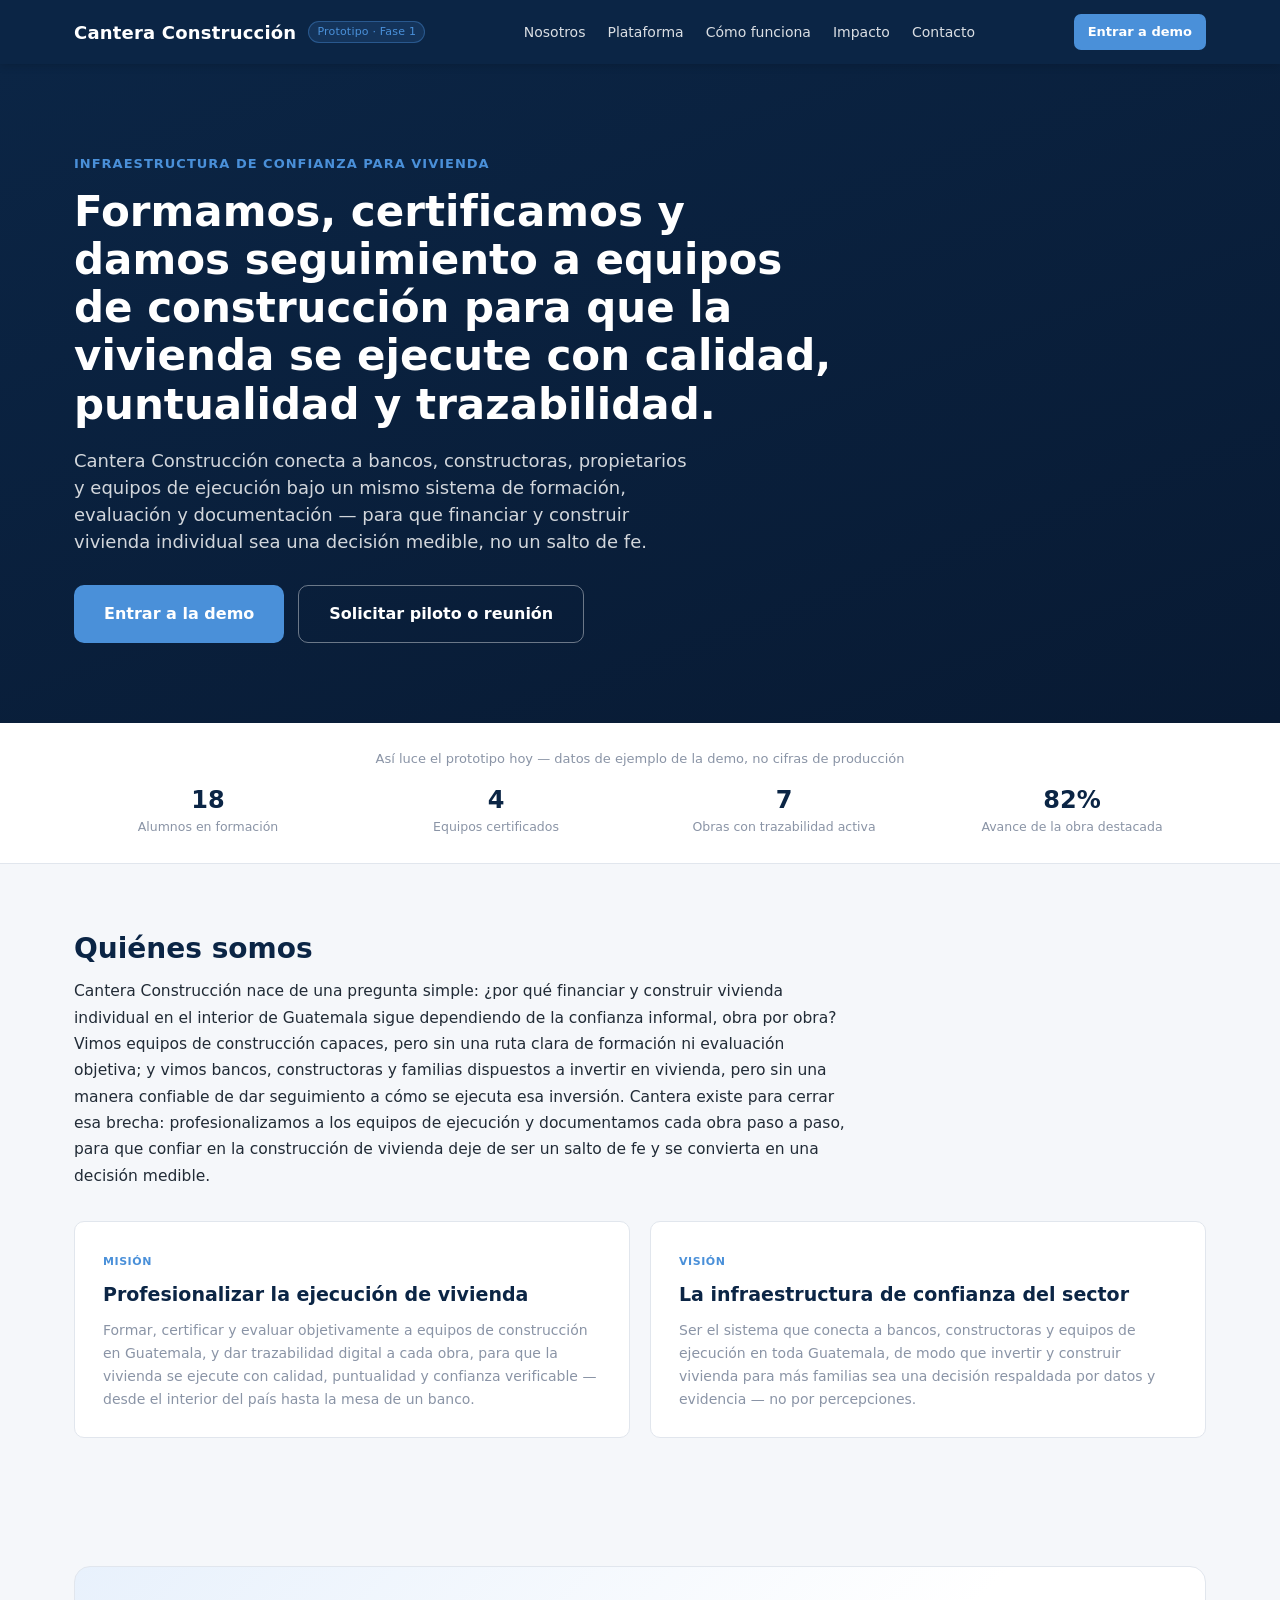
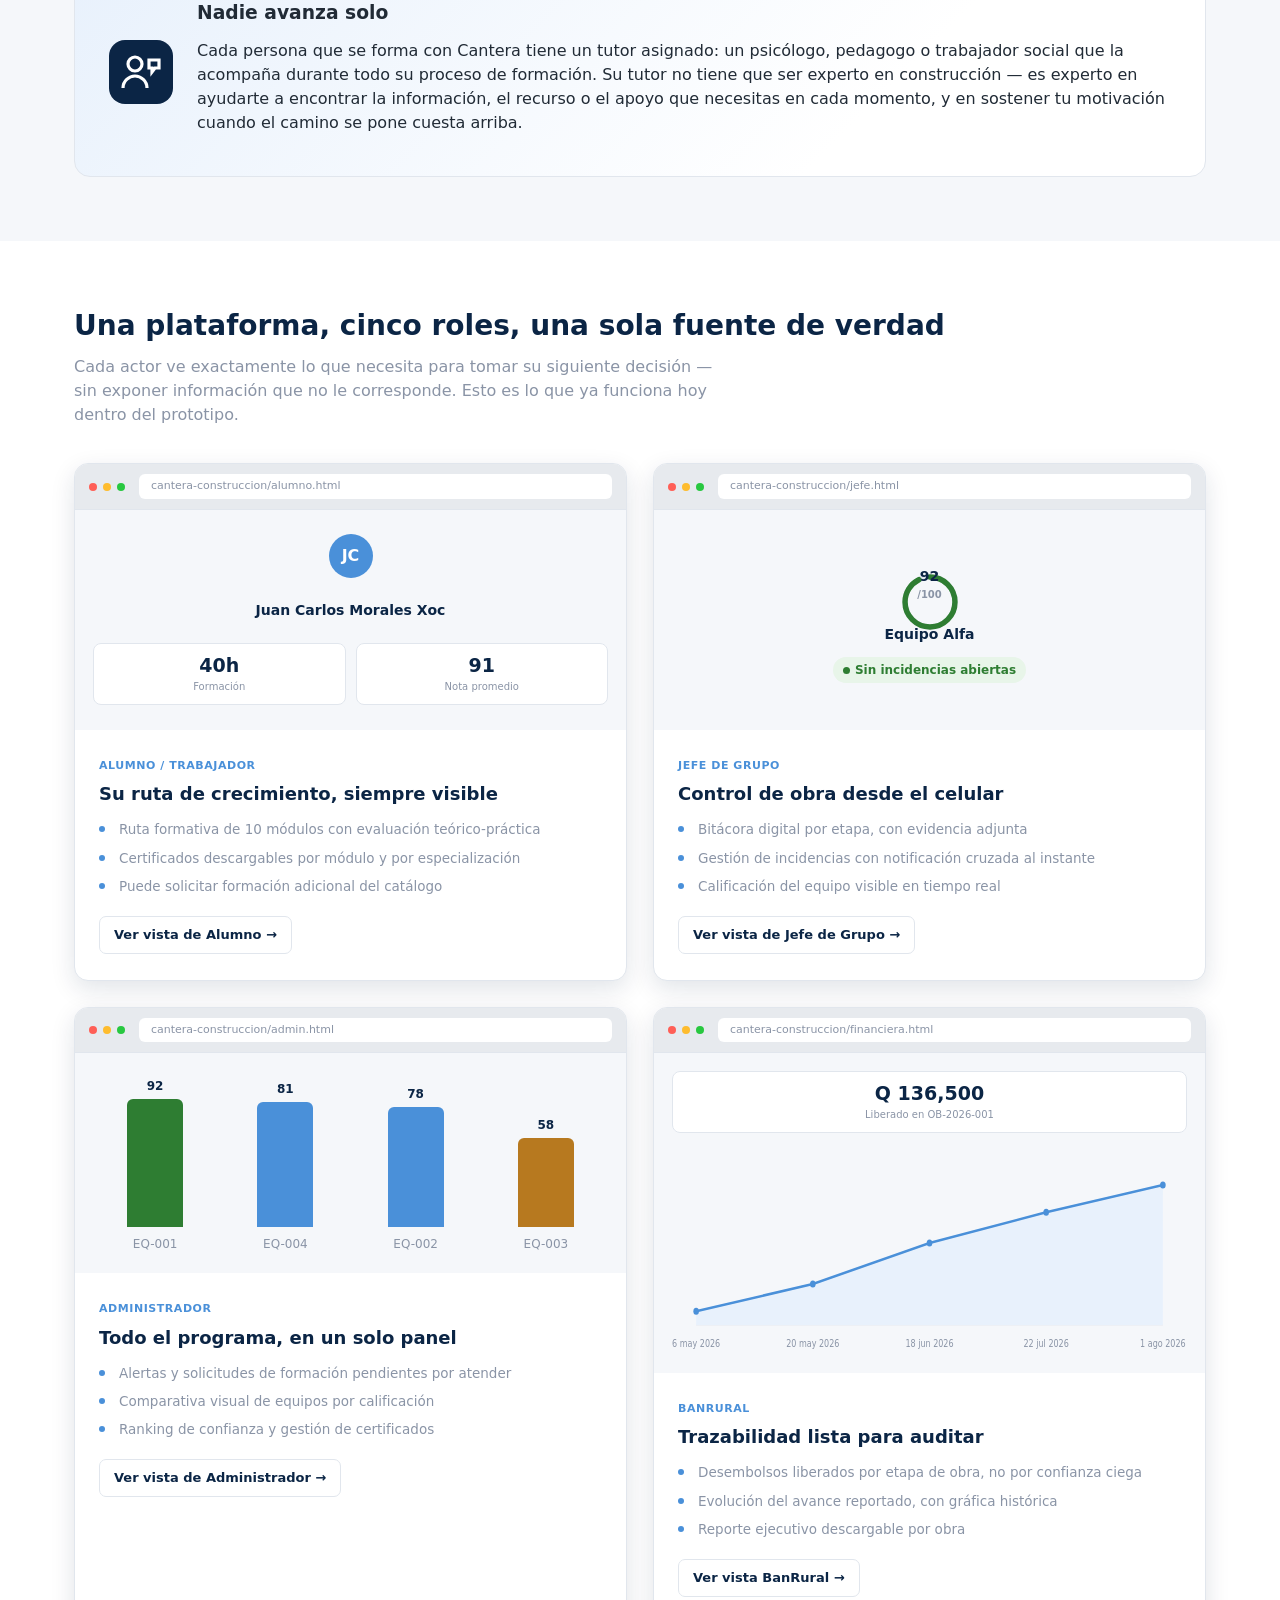
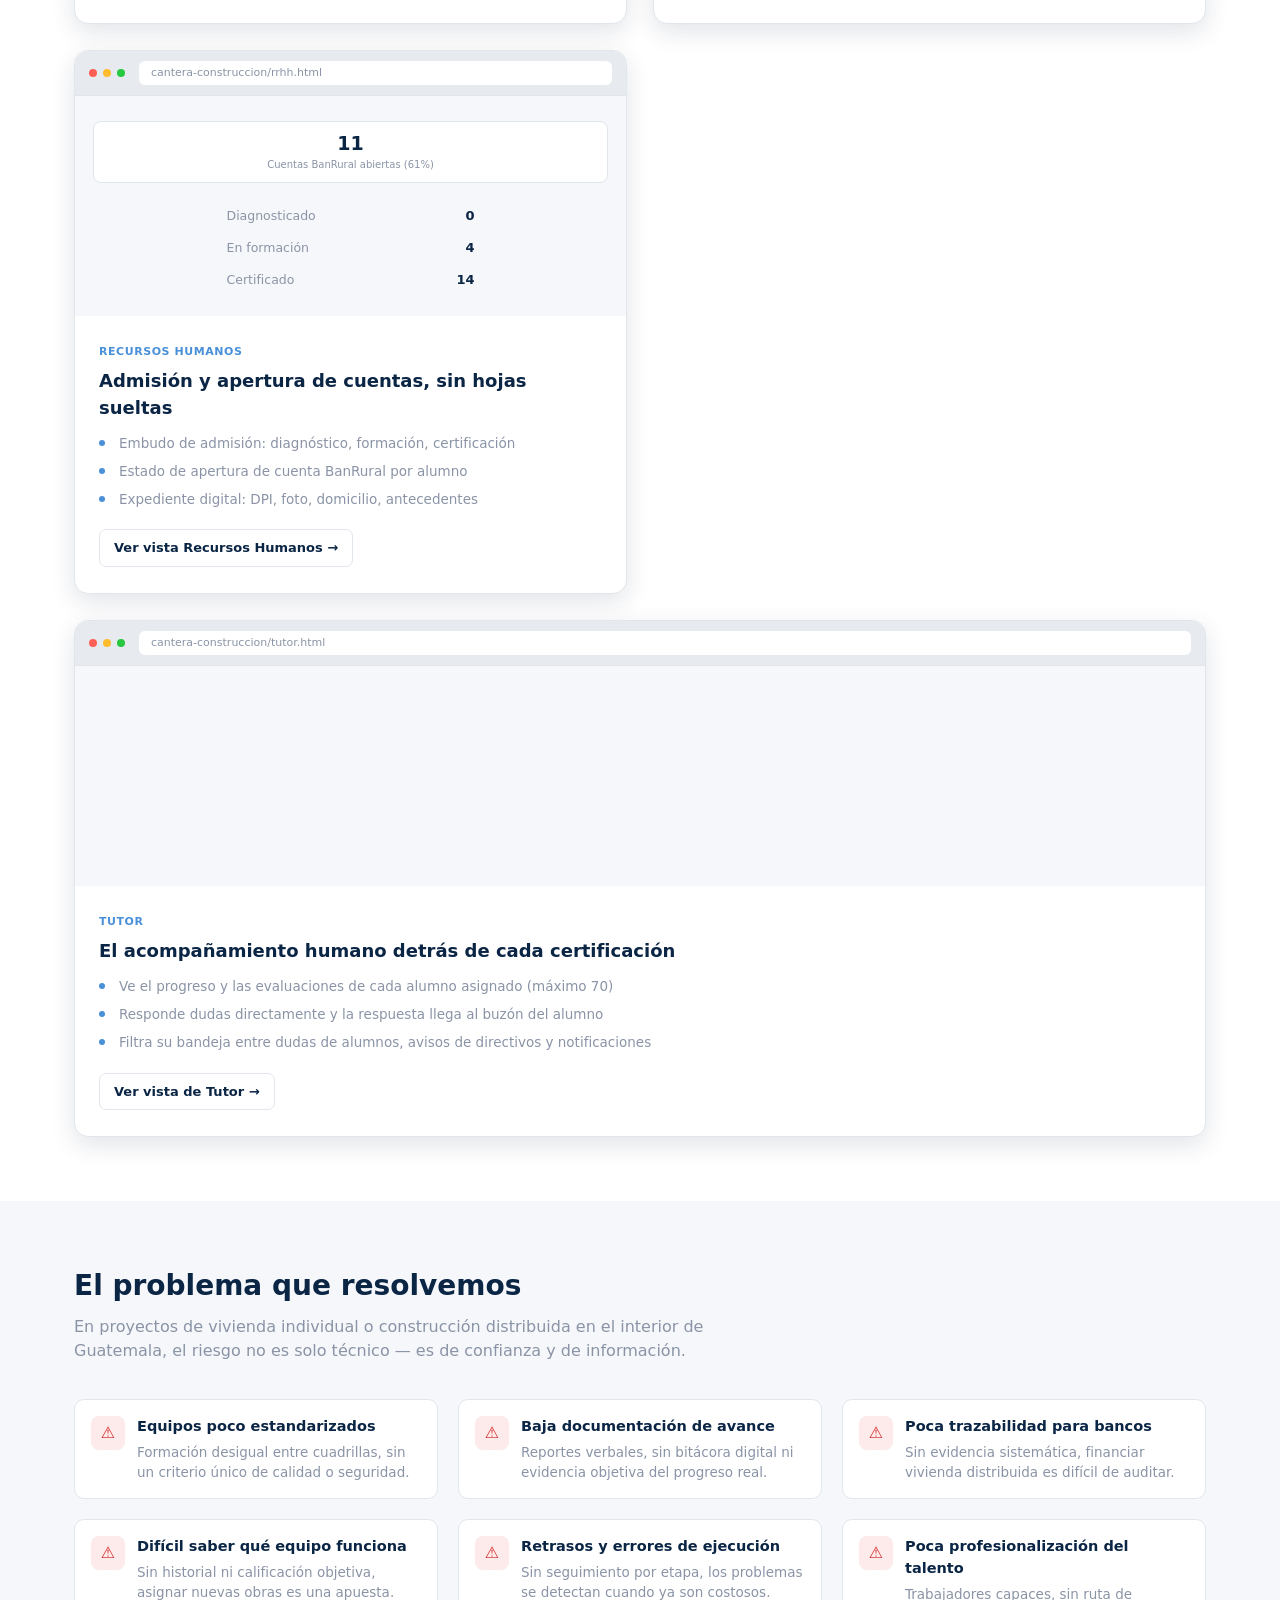
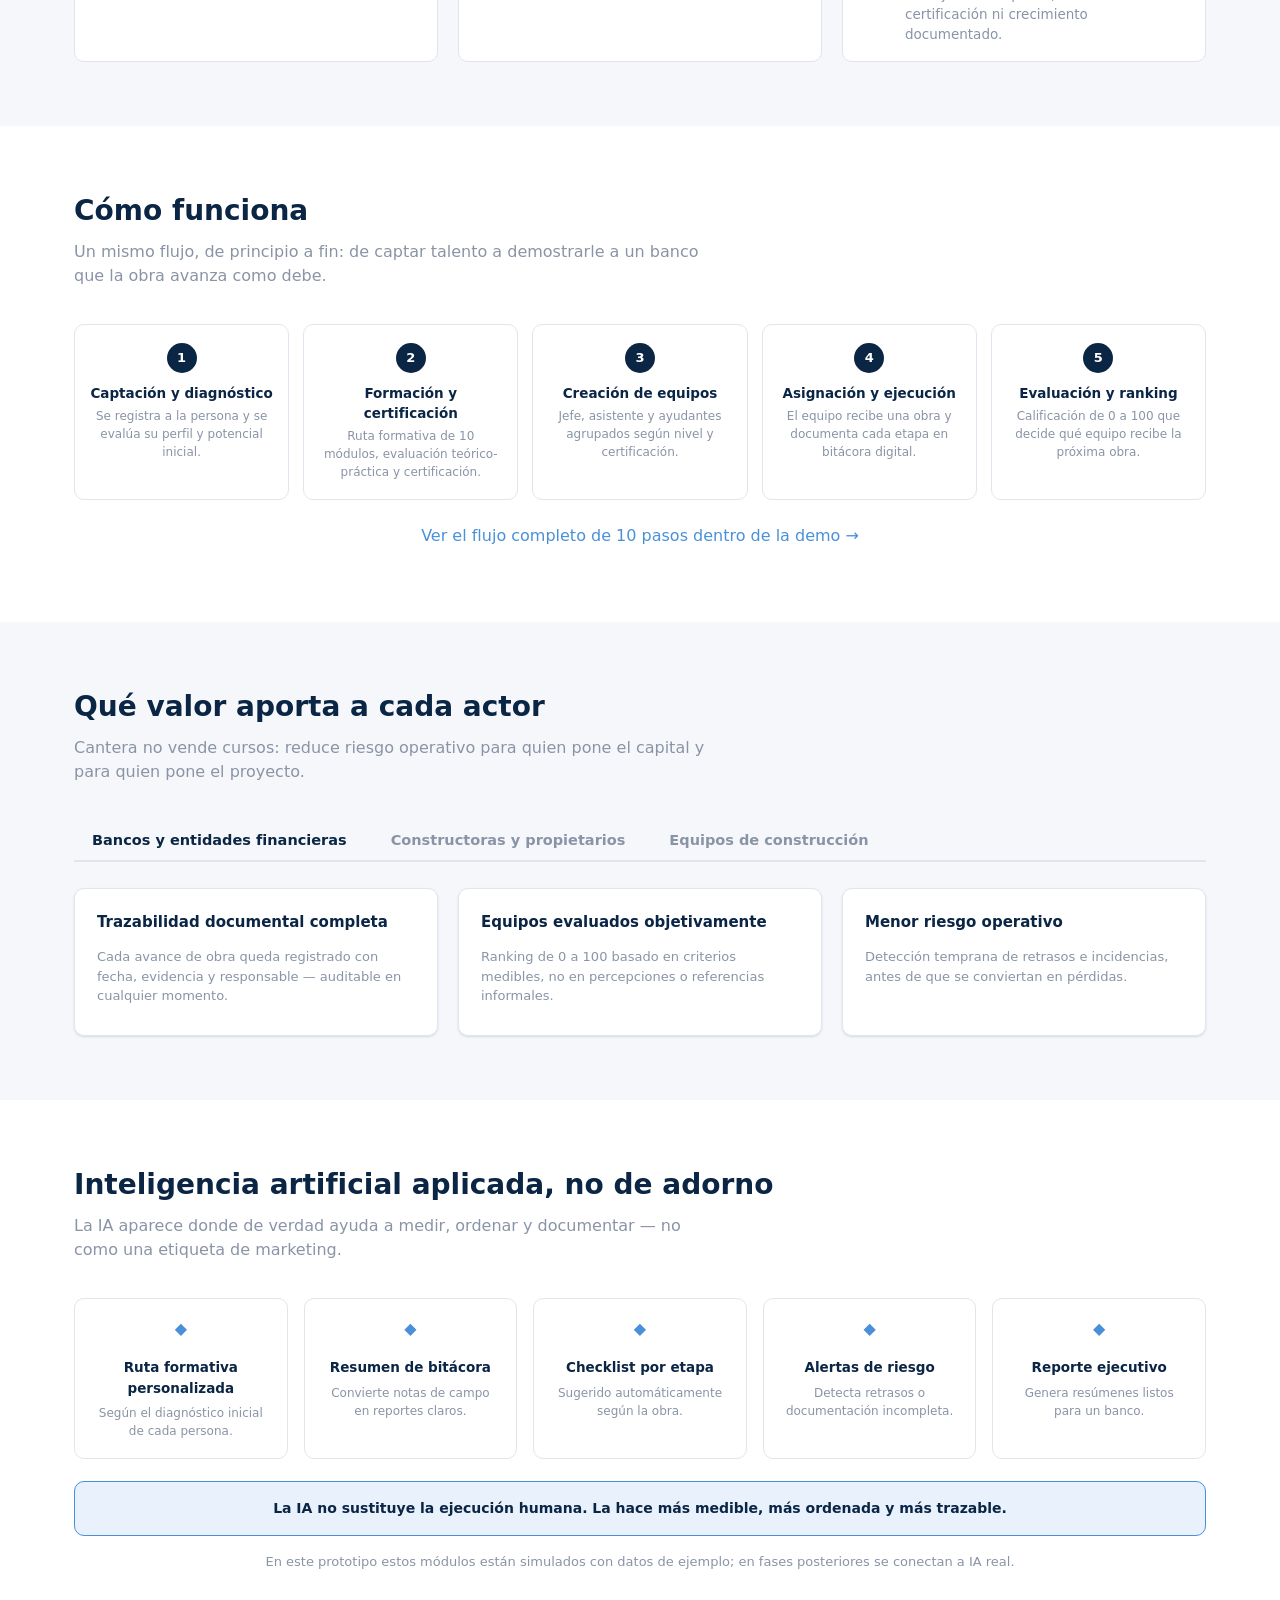
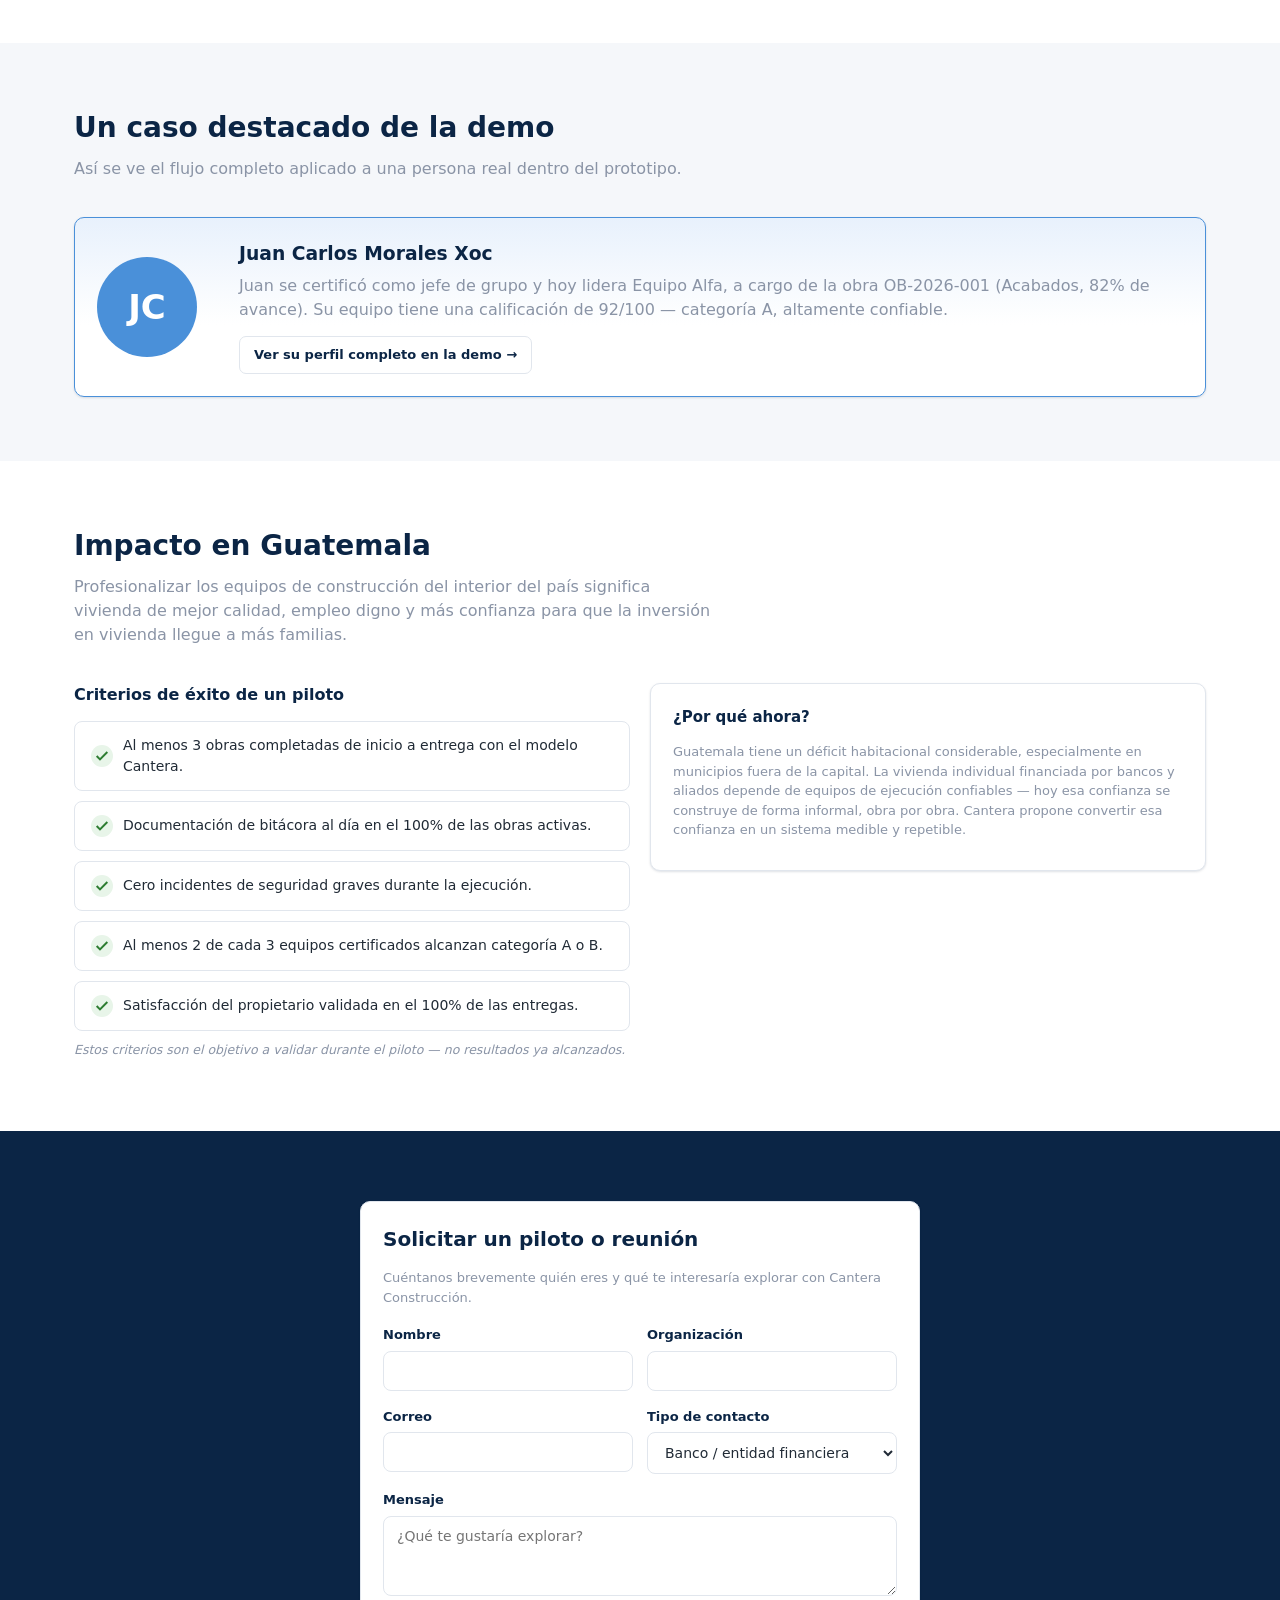
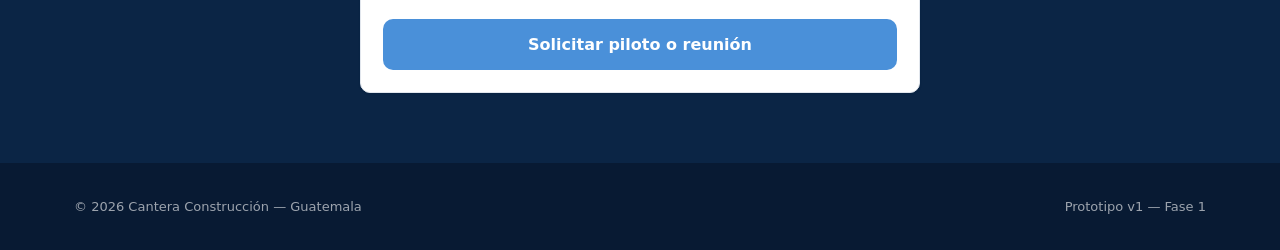
<file: index.html>
<!DOCTYPE html>
<html lang="es-GT">
<head>
<meta charset="UTF-8">
<meta name="viewport" content="width=device-width, initial-scale=1.0">
<title>Cantera Construcción — Equipos certificados y trazabilidad para vivienda</title>
<meta name="description" content="Cantera Construcción forma, certifica, organiza y da seguimiento a equipos de construcción para ejecutar proyectos de vivienda con calidad, puntualidad y trazabilidad.">
<link rel="stylesheet" href="styles.css">
</head>
<body>

<header class="site-header">
  <div class="wrap">
    <div class="brand">Cantera Construcción <small>Prototipo · Fase 1</small></div>
    <nav class="main-nav">
      <a href="#nosotros">Nosotros</a>
      <a href="#plataforma">Plataforma</a>
      <a href="#como-funciona">Cómo funciona</a>
      <a href="#impacto">Impacto</a>
      <a href="#contacto">Contacto</a>
    </nav>
    <a href="demo.html" class="btn btn-primary btn-sm">Entrar a demo</a>
  </div>
</header>

<!-- HERO ================================================= -->
<section class="hero">
  <div class="wrap">
    <div class="eyebrow">Infraestructura de confianza para vivienda</div>
    <h1>Formamos, certificamos y damos seguimiento a equipos de construcción para que la vivienda se ejecute con calidad, puntualidad y trazabilidad.</h1>
    <p class="lead">Cantera Construcción conecta a bancos, constructoras, propietarios y equipos de ejecución bajo un mismo sistema de formación, evaluación y documentación — para que financiar y construir vivienda individual sea una decisión medible, no un salto de fe.</p>
    <div class="hero-ctas">
      <a href="demo.html" class="btn btn-primary btn-lg">Entrar a la demo</a>
      <a href="#contacto" class="btn btn-secondary btn-lg" style="background:transparent;color:#fff;border-color:rgba(255,255,255,0.4)">Solicitar piloto o reunión</a>
    </div>
  </div>
</section>

<!-- ESTADO DEL PROTOTIPO (datos de ejemplo) ============== -->
<section class="stat-strip">
  <div class="wrap">
    <p class="text-sm text-mid text-center mb-0" style="margin-bottom:14px">Así luce el prototipo hoy — datos de ejemplo de la demo, no cifras de producción</p>
    <div class="grid grid-4">
      <div><div class="stat-num" id="stat-alumnos">—</div><div class="stat-label">Alumnos en formación</div></div>
      <div><div class="stat-num" id="stat-equipos">—</div><div class="stat-label">Equipos certificados</div></div>
      <div><div class="stat-num" id="stat-obras">—</div><div class="stat-label">Obras con trazabilidad activa</div></div>
      <div><div class="stat-num" id="stat-avance">—</div><div class="stat-label">Avance de la obra destacada</div></div>
    </div>
  </div>
</section>

<!-- QUIÉNES SOMOS ========================================== -->
<section class="section" id="nosotros">
  <div class="wrap">
    <h2 class="section-title">Quiénes somos</h2>
    <p class="about-narrative">
      Cantera Construcción nace de una pregunta simple: ¿por qué financiar y construir vivienda
      individual en el interior de Guatemala sigue dependiendo de la confianza informal, obra por obra?
      Vimos equipos de construcción capaces, pero sin una ruta clara de formación ni evaluación objetiva;
      y vimos bancos, constructoras y familias dispuestos a invertir en vivienda, pero sin una manera
      confiable de dar seguimiento a cómo se ejecuta esa inversión. Cantera existe para cerrar esa brecha:
      profesionalizamos a los equipos de ejecución y documentamos cada obra paso a paso, para que confiar
      en la construcción de vivienda deje de ser un salto de fe y se convierta en una decisión medible.
    </p>
    <div class="about-grid">
      <div class="about-card">
        <span class="tag-label">Misión</span>
        <h3>Profesionalizar la ejecución de vivienda</h3>
        <p>Formar, certificar y evaluar objetivamente a equipos de construcción en Guatemala, y dar
          trazabilidad digital a cada obra, para que la vivienda se ejecute con calidad, puntualidad
          y confianza verificable — desde el interior del país hasta la mesa de un banco.</p>
      </div>
      <div class="about-card">
        <span class="tag-label">Visión</span>
        <h3>La infraestructura de confianza del sector</h3>
        <p>Ser el sistema que conecta a bancos, constructoras y equipos de ejecución en toda Guatemala,
          de modo que invertir y construir vivienda para más familias sea una decisión respaldada por
          datos y evidencia — no por percepciones.</p>
      </div>
    </div>
  </div>
</section>

<!-- TUTORÍA: ACOMPAÑAMIENTO HUMANO ===================== -->
<section class="section" id="tutoria">
  <div class="wrap">
    <div class="tutor-highlight-band">
      <div class="tutor-highlight-icon"><svg viewBox="0 0 24 24" width="48" height="48" fill="none" stroke="currentColor" stroke-width="1.6"><circle cx="9" cy="8" r="3.5"/><path d="M3 20c0-3.5 3-6 6-6s6 2.5 6 6"/><path d="M16 6h5v4h-2l-1.5 2V10H16z"/></svg></div>
      <div class="tutor-highlight-text">
        <h3>Nadie avanza solo</h3>
        <p>Cada persona que se forma con Cantera tiene un tutor asignado: un psicólogo, pedagogo o trabajador social que la acompaña durante todo su proceso de formación. Su tutor no tiene que ser experto en construcción — es experto en ayudarte a encontrar la información, el recurso o el apoyo que necesitas en cada momento, y en sostener tu motivación cuando el camino se pone cuesta arriba.</p>
      </div>
    </div>
  </div>
</section>

<!-- LA PLATAFORMA ========================================== -->
<section class="section" style="background:var(--white)" id="plataforma">
  <div class="wrap">
    <h2 class="section-title">Una plataforma, cinco roles, una sola fuente de verdad</h2>
    <p class="section-sub">Cada actor ve exactamente lo que necesita para tomar su siguiente decisión — sin exponer información que no le corresponde. Esto es lo que ya funciona hoy dentro del prototipo.</p>
    <div class="platform-grid">

      <div class="platform-card">
        <div class="browser-mock-bar">
          <span class="browser-mock-dot red"></span><span class="browser-mock-dot yellow"></span><span class="browser-mock-dot green"></span>
          <span class="browser-mock-url">cantera-construccion/alumno.html</span>
        </div>
        <div class="browser-mock-body" id="prev-alumno"></div>
        <div class="platform-card-info">
          <span class="role-tag">Alumno / trabajador</span>
          <h3>Su ruta de crecimiento, siempre visible</h3>
          <ul>
            <li>Ruta formativa de 10 módulos con evaluación teórico-práctica</li>
            <li>Certificados descargables por módulo y por especialización</li>
            <li>Puede solicitar formación adicional del catálogo</li>
          </ul>
          <a href="alumno.html" class="btn btn-secondary btn-sm">Ver vista de Alumno →</a>
        </div>
      </div>

      <div class="platform-card">
        <div class="browser-mock-bar">
          <span class="browser-mock-dot red"></span><span class="browser-mock-dot yellow"></span><span class="browser-mock-dot green"></span>
          <span class="browser-mock-url">cantera-construccion/jefe.html</span>
        </div>
        <div class="browser-mock-body" id="prev-jefe"></div>
        <div class="platform-card-info">
          <span class="role-tag">Jefe de grupo</span>
          <h3>Control de obra desde el celular</h3>
          <ul>
            <li>Bitácora digital por etapa, con evidencia adjunta</li>
            <li>Gestión de incidencias con notificación cruzada al instante</li>
            <li>Calificación del equipo visible en tiempo real</li>
          </ul>
          <a href="jefe.html" class="btn btn-secondary btn-sm">Ver vista de Jefe de Grupo →</a>
        </div>
      </div>

      <div class="platform-card">
        <div class="browser-mock-bar">
          <span class="browser-mock-dot red"></span><span class="browser-mock-dot yellow"></span><span class="browser-mock-dot green"></span>
          <span class="browser-mock-url">cantera-construccion/admin.html</span>
        </div>
        <div class="browser-mock-body" id="prev-admin"></div>
        <div class="platform-card-info">
          <span class="role-tag">Administrador</span>
          <h3>Todo el programa, en un solo panel</h3>
          <ul>
            <li>Alertas y solicitudes de formación pendientes por atender</li>
            <li>Comparativa visual de equipos por calificación</li>
            <li>Ranking de confianza y gestión de certificados</li>
          </ul>
          <a href="admin.html" class="btn btn-secondary btn-sm">Ver vista de Administrador →</a>
        </div>
      </div>

      <div class="platform-card">
        <div class="browser-mock-bar">
          <span class="browser-mock-dot red"></span><span class="browser-mock-dot yellow"></span><span class="browser-mock-dot green"></span>
          <span class="browser-mock-url">cantera-construccion/financiera.html</span>
        </div>
        <div class="browser-mock-body" id="prev-financiera"></div>
        <div class="platform-card-info">
          <span class="role-tag">BanRural</span>
          <h3>Trazabilidad lista para auditar</h3>
          <ul>
            <li>Desembolsos liberados por etapa de obra, no por confianza ciega</li>
            <li>Evolución del avance reportado, con gráfica histórica</li>
            <li>Reporte ejecutivo descargable por obra</li>
          </ul>
          <a href="financiera.html" class="btn btn-secondary btn-sm">Ver vista BanRural →</a>
        </div>
      </div>

      <div class="platform-card">
        <div class="browser-mock-bar">
          <span class="browser-mock-dot red"></span><span class="browser-mock-dot yellow"></span><span class="browser-mock-dot green"></span>
          <span class="browser-mock-url">cantera-construccion/rrhh.html</span>
        </div>
        <div class="browser-mock-body" id="prev-rrhh"></div>
        <div class="platform-card-info">
          <span class="role-tag">Recursos Humanos</span>
          <h3>Admisión y apertura de cuentas, sin hojas sueltas</h3>
          <ul>
            <li>Embudo de admisión: diagnóstico, formación, certificación</li>
            <li>Estado de apertura de cuenta BanRural por alumno</li>
            <li>Expediente digital: DPI, foto, domicilio, antecedentes</li>
          </ul>
          <a href="rrhh.html" class="btn btn-secondary btn-sm">Ver vista Recursos Humanos →</a>
        </div>
      </div>

      <div class="platform-card wide">
        <div class="browser-mock-bar">
          <span class="browser-mock-dot red"></span><span class="browser-mock-dot yellow"></span><span class="browser-mock-dot green"></span>
          <span class="browser-mock-url">cantera-construccion/tutor.html</span>
        </div>
        <div class="browser-mock-body" id="prev-tutor"></div>
        <div class="platform-card-info">
          <span class="role-tag">Tutor</span>
          <h3>El acompañamiento humano detrás de cada certificación</h3>
          <ul>
            <li>Ve el progreso y las evaluaciones de cada alumno asignado (máximo 70)</li>
            <li>Responde dudas directamente y la respuesta llega al buzón del alumno</li>
            <li>Filtra su bandeja entre dudas de alumnos, avisos de directivos y notificaciones</li>
          </ul>
          <a href="tutor.html" class="btn btn-secondary btn-sm">Ver vista de Tutor →</a>
        </div>
      </div>

    </div>
  </div>
</section>

<!-- EL PROBLEMA =========================================== -->
<section class="section" id="problema">
  <div class="wrap">
    <h2 class="section-title">El problema que resolvemos</h2>
    <p class="section-sub">En proyectos de vivienda individual o construcción distribuida en el interior de Guatemala, el riesgo no es solo técnico — es de confianza y de información.</p>
    <div class="grid grid-3">
      <div class="risk-item"><div class="icon">⚠</div><div><h4>Equipos poco estandarizados</h4><p>Formación desigual entre cuadrillas, sin un criterio único de calidad o seguridad.</p></div></div>
      <div class="risk-item"><div class="icon">⚠</div><div><h4>Baja documentación de avance</h4><p>Reportes verbales, sin bitácora digital ni evidencia objetiva del progreso real.</p></div></div>
      <div class="risk-item"><div class="icon">⚠</div><div><h4>Poca trazabilidad para bancos</h4><p>Sin evidencia sistemática, financiar vivienda distribuida es difícil de auditar.</p></div></div>
      <div class="risk-item"><div class="icon">⚠</div><div><h4>Difícil saber qué equipo funciona</h4><p>Sin historial ni calificación objetiva, asignar nuevas obras es una apuesta.</p></div></div>
      <div class="risk-item"><div class="icon">⚠</div><div><h4>Retrasos y errores de ejecución</h4><p>Sin seguimiento por etapa, los problemas se detectan cuando ya son costosos.</p></div></div>
      <div class="risk-item"><div class="icon">⚠</div><div><h4>Poca profesionalización del talento</h4><p>Trabajadores capaces, sin ruta de certificación ni crecimiento documentado.</p></div></div>
    </div>
  </div>
</section>

<!-- CÓMO FUNCIONA ========================================= -->
<section class="section" style="background:var(--white)" id="como-funciona">
  <div class="wrap">
    <h2 class="section-title">Cómo funciona</h2>
    <p class="section-sub">Un mismo flujo, de principio a fin: de captar talento a demostrarle a un banco que la obra avanza como debe.</p>
    <div class="flow-steps">
      <div class="flow-step"><div class="n">1</div><h4>Captación y diagnóstico</h4><p>Se registra a la persona y se evalúa su perfil y potencial inicial.</p></div>
      <div class="flow-step"><div class="n">2</div><h4>Formación y certificación</h4><p>Ruta formativa de 10 módulos, evaluación teórico-práctica y certificación.</p></div>
      <div class="flow-step"><div class="n">3</div><h4>Creación de equipos</h4><p>Jefe, asistente y ayudantes agrupados según nivel y certificación.</p></div>
      <div class="flow-step"><div class="n">4</div><h4>Asignación y ejecución</h4><p>El equipo recibe una obra y documenta cada etapa en bitácora digital.</p></div>
      <div class="flow-step"><div class="n">5</div><h4>Evaluación y ranking</h4><p>Calificación de 0 a 100 que decide qué equipo recibe la próxima obra.</p></div>
    </div>
    <p class="text-center mt-24"><a href="demo.html">Ver el flujo completo de 10 pasos dentro de la demo →</a></p>
  </div>
</section>

<!-- VALOR POR AUDIENCIA ==================================== -->
<section class="section" id="valor">
  <div class="wrap">
    <h2 class="section-title">Qué valor aporta a cada actor</h2>
    <p class="section-sub">Cantera no vende cursos: reduce riesgo operativo para quien pone el capital y para quien pone el proyecto.</p>
    <div class="tabs">
      <button class="tab-btn active" data-tab="tab-bancos">Bancos y entidades financieras</button>
      <button class="tab-btn" data-tab="tab-constructoras">Constructoras y propietarios</button>
      <button class="tab-btn" data-tab="tab-equipos">Equipos de construcción</button>
    </div>
    <div class="tab-panel active" id="tab-bancos">
      <div class="grid grid-3">
        <div class="card"><div class="card-title">Trazabilidad documental completa</div><p class="text-sm text-mid">Cada avance de obra queda registrado con fecha, evidencia y responsable — auditable en cualquier momento.</p></div>
        <div class="card"><div class="card-title">Equipos evaluados objetivamente</div><p class="text-sm text-mid">Ranking de 0 a 100 basado en criterios medibles, no en percepciones o referencias informales.</p></div>
        <div class="card"><div class="card-title">Menor riesgo operativo</div><p class="text-sm text-mid">Detección temprana de retrasos e incidencias, antes de que se conviertan en pérdidas.</p></div>
      </div>
    </div>
    <div class="tab-panel" id="tab-constructoras">
      <div class="grid grid-3">
        <div class="card"><div class="card-title">Equipos certificados, no informales</div><p class="text-sm text-mid">Personal formado en seguridad, calidad y buenas prácticas de construcción.</p></div>
        <div class="card"><div class="card-title">Seguimiento en tiempo real</div><p class="text-sm text-mid">Bitácora digital por etapa, sin depender de reportes verbales o visitas de campo.</p></div>
        <div class="card"><div class="card-title">Estándar de calidad consistente</div><p class="text-sm text-mid">Los mismos criterios de evaluación se aplican en todas las obras y equipos.</p></div>
      </div>
    </div>
    <div class="tab-panel" id="tab-equipos">
      <div class="grid grid-3">
        <div class="card"><div class="card-title">Formación y certificación</div><p class="text-sm text-mid">Ruta formativa completa con reconocimiento de Cantera, sin costo para el trabajador.</p></div>
        <div class="card"><div class="card-title">Acceso a más oportunidades</div><p class="text-sm text-mid">Los equipos mejor evaluados reciben nuevas obras de forma prioritaria.</p></div>
        <div class="card"><div class="card-title">Crecimiento profesional real</div><p class="text-sm text-mid">De ayudante a jefe de grupo, con una trayectoria documentada y certificada.</p></div>
      </div>
    </div>
  </div>
</section>

<!-- IA ===================================================== -->
<section class="section" style="background:var(--white)" id="ia">
  <div class="wrap">
    <h2 class="section-title">Inteligencia artificial aplicada, no de adorno</h2>
    <p class="section-sub">La IA aparece donde de verdad ayuda a medir, ordenar y documentar — no como una etiqueta de marketing.</p>
    <div class="ai-grid">
      <div class="ai-item"><div class="icon">◆</div><h4>Ruta formativa personalizada</h4><p>Según el diagnóstico inicial de cada persona.</p></div>
      <div class="ai-item"><div class="icon">◆</div><h4>Resumen de bitácora</h4><p>Convierte notas de campo en reportes claros.</p></div>
      <div class="ai-item"><div class="icon">◆</div><h4>Checklist por etapa</h4><p>Sugerido automáticamente según la obra.</p></div>
      <div class="ai-item"><div class="icon">◆</div><h4>Alertas de riesgo</h4><p>Detecta retrasos o documentación incompleta.</p></div>
      <div class="ai-item"><div class="icon">◆</div><h4>Reporte ejecutivo</h4><p>Genera resúmenes listos para un banco.</p></div>
    </div>
    <div class="ai-note">La IA no sustituye la ejecución humana. La hace más medible, más ordenada y más trazable.</div>
    <p class="text-sm text-mid text-center mt-16">En este prototipo estos módulos están simulados con datos de ejemplo; en fases posteriores se conectan a IA real.</p>
  </div>
</section>

<!-- CASO DESTACADO ========================================= -->
<section class="section">
  <div class="wrap">
    <h2 class="section-title">Un caso destacado de la demo</h2>
    <p class="section-sub">Así se ve el flujo completo aplicado a una persona real dentro del prototipo.</p>
    <div class="card featured-card">
      <div class="featured-story">
        <div class="avatar" id="caso-avatar">—</div>
        <div>
          <h3 id="caso-nombre" style="color:var(--navy);margin-bottom:6px">—</h3>
          <p id="caso-desc" class="text-mid" style="margin-bottom:14px">Cargando caso destacado…</p>
          <a href="alumno.html" class="btn btn-secondary btn-sm">Ver su perfil completo en la demo →</a>
        </div>
      </div>
    </div>
  </div>
</section>

<!-- IMPACTO Y CRITERIOS DE ÉXITO =========================== -->
<section class="section" style="background:var(--white)" id="impacto">
  <div class="wrap">
    <h2 class="section-title">Impacto en Guatemala</h2>
    <p class="section-sub">Profesionalizar los equipos de construcción del interior del país significa vivienda de mejor calidad, empleo digno y más confianza para que la inversión en vivienda llegue a más familias.</p>
    <div class="grid grid-2" style="align-items:start">
      <div>
        <h3 style="color:var(--navy);font-size:16px;margin-bottom:14px">Criterios de éxito de un piloto</h3>
        <ul class="success-criteria" id="success-list"></ul>
        <p class="hypothesis-note">Estos criterios son el objetivo a validar durante el piloto — no resultados ya alcanzados.</p>
      </div>
      <div class="card">
        <div class="card-title">¿Por qué ahora?</div>
        <p class="text-sm text-mid">Guatemala tiene un déficit habitacional considerable, especialmente en municipios fuera de la capital. La vivienda individual financiada por bancos y aliados depende de equipos de ejecución confiables — hoy esa confianza se construye de forma informal, obra por obra. Cantera propone convertir esa confianza en un sistema medible y repetible.</p>
      </div>
    </div>
  </div>
</section>

<!-- CTA FINAL / CONTACTO =================================== -->
<section class="cta-band" id="contacto">
  <div class="wrap">
    <div class="card">
      <div class="card-title" style="font-size:20px">Solicitar un piloto o reunión</div>
      <p class="text-sm text-mid mt-8" style="margin-bottom:18px">Cuéntanos brevemente quién eres y qué te interesaría explorar con Cantera Construcción.</p>

      <form id="piloto-form" name="piloto" method="POST">
        <p style="position:absolute;left:-9999px" aria-hidden="true"><label>No llenar: <input name="bot-field" tabindex="-1" autocomplete="off"></label></p>

        <div class="field-row">
          <div class="field"><label for="f-nombre">Nombre</label><input id="f-nombre" name="nombre" type="text" required></div>
          <div class="field"><label for="f-org">Organización</label><input id="f-org" name="organizacion" type="text"></div>
        </div>
        <div class="field-row">
          <div class="field"><label for="f-correo">Correo</label><input id="f-correo" name="correo" type="email" required></div>
          <div class="field">
            <label for="f-tipo">Tipo de contacto</label>
            <select id="f-tipo" name="tipo">
              <option>Banco / entidad financiera</option>
              <option>Constructora / desarrollador de vivienda</option>
              <option>Aliado / institución</option>
              <option>Otro</option>
            </select>
          </div>
        </div>
        <div class="field"><label for="f-msg">Mensaje</label><textarea id="f-msg" name="mensaje" placeholder="¿Qué te gustaría explorar?"></textarea></div>
        <button type="submit" class="btn btn-primary btn-lg btn-block">Solicitar piloto o reunión</button>
      </form>

      <div id="piloto-success" style="display:none;text-align:center;padding:20px 0">
        <h3 style="color:var(--green)">¡Gracias! Hemos recibido tu solicitud.</h3>
        <p class="text-mid">Nos pondremos en contacto pronto.</p>
      </div>
    </div>
  </div>
</section>

<footer class="site-footer">
  <div class="wrap">
    <div>© 2026 Cantera Construcción — Guatemala</div>
    <div>Prototipo v1 — Fase 1</div>
  </div>
</footer>

<script src="data.js"></script>
<script src="common.js"></script>
<script src="landing.js"></script>
</body>
</html>
</file>
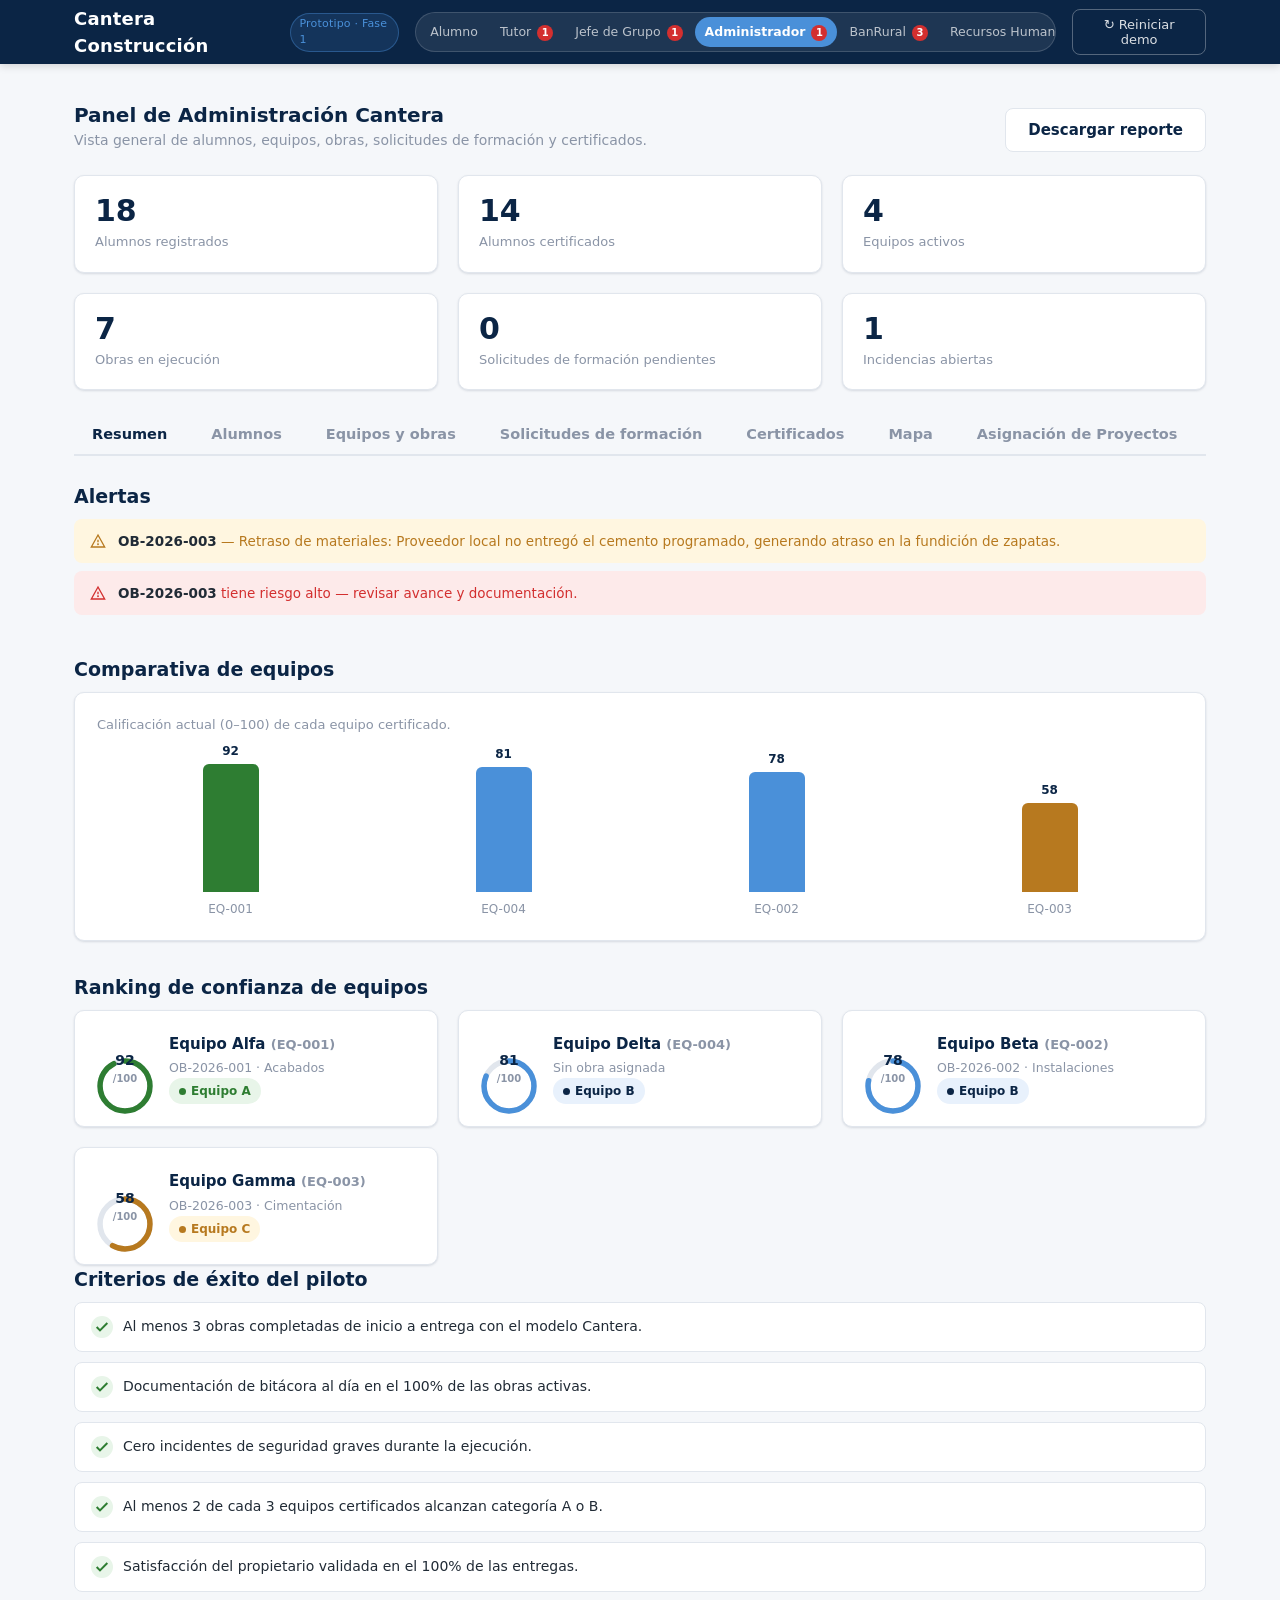
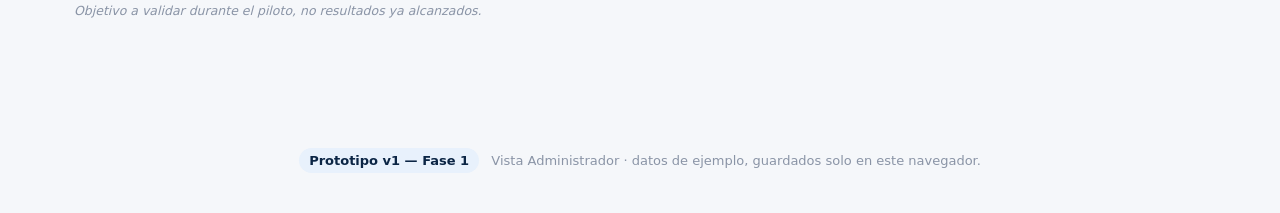
<file: admin.html>
<!DOCTYPE html>
<html lang="es-GT">
<head>
<meta charset="UTF-8">
<meta name="viewport" content="width=device-width, initial-scale=1.0">
<title>Vista Administrador — Cantera Construcción</title>
<link rel="stylesheet" href="styles.css">
</head>
<body>

<header class="site-header no-print">
  <div class="wrap app-header-bar" style="justify-content:space-between">
    <a href="index.html" class="brand" style="text-decoration:none">Cantera Construcción <small>Prototipo · Fase 1</small></a>
    <div class="role-switch">
      <a href="alumno.html">Alumno</a>
      <a href="tutor.html">Tutor</a>
      <a href="jefe.html">Jefe de Grupo</a>
      <a href="admin.html" class="active">Administrador</a>
      <a href="financiera.html">BanRural</a>
      <a href="rrhh.html">Recursos Humanos</a>
    </div>
    <button class="reset-demo-btn no-print">↻ Reiniciar demo</button>
  </div>
</header>

<div class="app-shell dense-view">
  <main class="app-main no-print">
    <div class="wrap">

      <div class="flex-between mt-8">
        <div>
          <h1 class="section-title mb-0">Panel de Administración Cantera</h1>
          <p class="section-sub" style="margin-bottom:8px">Vista general de alumnos, equipos, obras, solicitudes de formación y certificados.</p>
        </div>
        <button id="btn-descargar-reporte" class="btn btn-secondary no-print">Descargar reporte</button>
      </div>

      <!-- MÉTRICAS ============================================ -->
      <div class="grid grid-3 mt-16" id="grid-metricas">
        <div class="metric-card"><div class="num" id="m-alumnos">—</div><div class="label">Alumnos registrados</div></div>
        <div class="metric-card"><div class="num" id="m-certificados">—</div><div class="label">Alumnos certificados</div></div>
        <div class="metric-card"><div class="num" id="m-equipos">—</div><div class="label">Equipos activos</div></div>
        <div class="metric-card"><div class="num" id="m-obras">—</div><div class="label">Obras en ejecución</div></div>
        <div class="metric-card"><div class="num" id="m-solicitudes">—</div><div class="label">Solicitudes de formación pendientes</div></div>
        <div class="metric-card"><div class="num" id="m-incidencias">—</div><div class="label">Incidencias abiertas</div></div>
      </div>

      <!-- MENÚ DE PESTAÑAS ==================================== -->
      <div class="tabs mt-24">
        <button class="tab-btn active" data-tab="tab-resumen">Resumen</button>
        <button class="tab-btn" data-tab="tab-alumnos">Alumnos</button>
        <button class="tab-btn" data-tab="tab-equipos-obras">Equipos y obras</button>
        <button class="tab-btn" data-tab="tab-solicitudes">Solicitudes de formación</button>
        <button class="tab-btn" data-tab="tab-certificados">Certificados</button>
        <button class="tab-btn" data-tab="tab-mapa">Mapa</button>
        <button class="tab-btn" data-tab="tab-asignacion">Asignación de Proyectos</button>
      </div>

      <!-- TAB: RESUMEN ======================================= -->
      <div class="tab-panel active" id="tab-resumen">
        <div class="section" style="padding-top:0;padding-bottom:0">
          <h2 class="section-title" style="font-size:19px">Alertas</h2>
          <div id="lista-alertas"></div>
        </div>
        <div class="section" style="padding-bottom:0">
          <h2 class="section-title" style="font-size:19px">Comparativa de equipos</h2>
          <div class="card" id="comparativa-equipos"></div>
        </div>
        <div class="section" style="padding-bottom:0">
          <h2 class="section-title" style="font-size:19px">Ranking de confianza de equipos</h2>
          <div class="grid grid-3" id="ranking-equipos"></div>
        </div>
        <div class="section" style="padding-top:0">
          <h2 class="section-title" style="font-size:19px">Criterios de éxito del piloto</h2>
          <ul class="success-criteria" id="success-list"></ul>
          <p class="hypothesis-note">Objetivo a validar durante el piloto, no resultados ya alcanzados.</p>
        </div>
      </div>

      <!-- TAB: ALUMNOS ======================================== -->
      <div class="tab-panel" id="tab-alumnos">
        <div class="section" style="padding-top:0">
          <div class="flex-between">
            <h2 class="section-title" style="font-size:19px">Alumnos</h2>
          </div>
          <div class="field" style="max-width:320px"><input type="text" id="buscador-alumnos" placeholder="Buscar por nombre o municipio…"></div>
          <div class="table-wrap">
            <table class="data-table">
              <thead><tr><th>Nombre</th><th>Municipio</th><th>Certificación</th><th>Equipo</th><th>Progreso</th><th>Potencial</th><th></th></tr></thead>
              <tbody id="tabla-alumnos"></tbody>
            </table>
          </div>
        </div>
      </div>

      <!-- TAB: EQUIPOS Y OBRAS ================================ -->
      <div class="tab-panel" id="tab-equipos-obras">
        <div class="section" style="padding-top:0;padding-bottom:0">
          <h2 class="section-title" style="font-size:19px">Equipos</h2>
          <div class="table-wrap">
            <table class="data-table">
              <thead><tr><th>Código</th><th>Nombre</th><th>Categoría</th><th>Integrantes</th><th>Ubicación</th><th>Obra asignada</th><th>Disponibilidad</th></tr></thead>
              <tbody id="tabla-equipos"></tbody>
            </table>
          </div>
        </div>
        <div class="section" style="padding-top:0">
          <h2 class="section-title" style="font-size:19px">Obras</h2>
          <div class="table-wrap">
            <table class="data-table">
              <thead><tr><th>Código</th><th>Propietario</th><th>Equipo</th><th>Etapa</th><th>Avance</th><th>Riesgo</th><th>Entidad financiera</th></tr></thead>
              <tbody id="tabla-obras"></tbody>
            </table>
          </div>
        </div>
      </div>

      <!-- TAB: SOLICITUDES DE FORMACIÓN ======================= -->
      <div class="tab-panel" id="tab-solicitudes">
        <div class="section" style="padding-top:0">
          <h2 class="section-title" style="font-size:19px">Solicitudes de formación adicional</h2>
          <p class="section-sub" style="margin-bottom:16px">Cursos del catálogo solicitados por los alumnos desde su vista. Aprueba el inicio y marca su finalización.</p>
          <div id="lista-solicitudes"></div>
        </div>
      </div>

      <!-- TAB: CERTIFICADOS ==================================== -->
      <div class="tab-panel" id="tab-certificados">
        <div class="section" style="padding-top:0;padding-bottom:0">
          <h2 class="section-title" style="font-size:19px">Certificación principal</h2>
          <p class="section-sub" style="margin-bottom:16px">Alumnos que ya cuentan con el certificado avalado por Cantera Construcción.</p>
          <div class="table-wrap">
            <table class="data-table">
              <thead><tr><th>Código de certificado</th><th>Alumno</th><th>Municipio</th><th>Nota promedio</th><th>Horas completadas</th></tr></thead>
              <tbody id="tabla-certificados"></tbody>
            </table>
          </div>
        </div>
        <div class="section" style="padding-top:24px">
          <h2 class="section-title" style="font-size:19px">Certificaciones de especialización</h2>
          <p class="section-sub" style="margin-bottom:16px">Cursos adicionales del catálogo ya completados por los alumnos.</p>
          <div class="table-wrap">
            <table class="data-table">
              <thead><tr><th>Código de certificado</th><th>Alumno</th><th>Curso</th><th>Nota</th><th>Fecha</th></tr></thead>
              <tbody id="tabla-certificados-esp"></tbody>
            </table>
          </div>
        </div>
      </div>
      <!-- TAB: MAPA ============================================ -->
      <div class="tab-panel" id="tab-mapa">
        <div class="section" style="padding-top:0;padding-bottom:0">
          <h2 class="section-title" style="font-size:19px">Cobertura geográfica</h2>
          <p class="section-sub" style="margin-bottom:16px">Pasa el cursor sobre un departamento para ver cuántas personas tiene Cantera ahí. Haz clic para ver el detalle de cada una.</p>
          <div class="mapa-layout">
            <div class="mapa-svg-card">
              <svg viewBox="0 0 640 676" xmlns="http://www.w3.org/2000/svg">
            <path id="dep-guatemala" class="gt-dep" data-dep="Guatemala" d="M293.9,487.3L292.2,488.7L292.7,492.3L301.1,493L304.8,495.9L301.4,504.8L304.9,512.5L323,521.5L320.3,523.1L317.7,534.3L314.2,534.4L312.8,536.7L314.7,544.6L312.1,544.5L310.4,548.1L301.4,552.8L297.9,551.8L294.8,553.5L292.7,551L289.6,562.6L287.9,565.2L284.3,565.8L285,571.6L279.3,572.3L277.8,578.2L274.9,581L276.4,583.9L263,591.9L263.7,584.2L260.7,582.5L258.9,576.9L261.5,571.7L261.2,562.6L254.3,561.2L249.5,552.5L253.4,539.8L250.5,535.6L256,538.8L256.2,536L259.2,534.6L255.4,532.8L255.1,524L249.6,521.5L249.1,516.1L239.8,517L235.3,510.8L246.3,501.1L246.5,493.6L257.7,486.9L264.7,488.1L277.3,483.9L281.5,486.6L286.4,486L289.5,480.7L291.6,481.3L293.9,487.3Z"></path>
            <path id="dep-el-progreso" class="gt-dep" data-dep="El Progreso" d="M372.7,443.7L390.3,463.3L377,463.1L381.1,469.4L380.8,474.8L386.2,475.3L385.8,482.3L382,483.4L379.7,487.4L375.1,487.6L367.7,491.9L366.2,494.1L368,496.2L364.8,497.5L363.6,500.5L356.3,498.2L355.5,502L353.1,501.9L354.8,504.1L351.2,503.9L346.6,515.9L339.6,514L329.8,516.9L326.3,521.2L323.5,521.4L304.9,512.5L301.4,504.8L304.8,495.9L301.1,493L292.7,492.3L292.2,488.7L307.7,486.7L306.2,480.9L353.3,445.3L362.5,441.3L372.7,443.7Z"></path>
            <path id="dep-sacatepequez" class="gt-dep" data-dep="Sacatepéquez" d="M251.7,555.4L248.4,561.2L239.1,555.8L234.4,557.4L228.3,565.9L228,569.8L223.1,560.1L216.5,554.2L217.9,544L220.7,539L225.2,539.5L228.3,537.5L230.6,528.7L235.4,523.2L233.6,517.7L235.9,512.1L239.8,517L249.1,516.1L249.6,521.5L255.1,524L255.4,532.8L259.2,534.6L256.2,536L256,538.8L250.5,535.6L253.4,539.5L249.7,549.7L251.7,555.4Z"></path>
            <path id="dep-chimaltenango" class="gt-dep" data-dep="Chimaltenango" d="M257.7,485.5L257,487.9L246.5,493.6L246.3,501.1L235.3,510.8L236.1,513.3L233.6,517.9L235.4,523.2L230.6,528.7L228.3,537.5L225.2,539.5L220.7,539L217.9,544L216.5,554.2L210.5,557.3L200.7,570.3L200.3,564.5L196.5,562.1L196.8,558.8L192.9,563.9L191.4,564L191.8,560.8L189.8,560.6L181.5,565.5L182.4,557.2L177.1,556.1L179.6,530.1L185,518.8L184,512L185.5,509L183.7,506.7L186,498.7L194.4,495.5L190.3,491.9L195.1,478L201.6,477.2L210.3,479.9L217.6,477.2L231.4,480L233.9,478.5L246.9,481.6L252.7,485.6L257.7,485.5Z"></path>
            <path id="dep-escuintla" class="gt-dep" data-dep="Escuintla" d="M111.7,624.7L112.6,618.3L116.5,615.5L126.2,599.1L126.1,589.7L124,587.6L125.2,583.8L123.6,582.4L126.8,579.1L129.5,585.3L138.8,580.7L138.7,576.7L141.1,579.3L145.7,576.6L147.8,579L155.1,576.2L154.4,581.1L165.7,583.5L162.7,597.3L169,598.8L170.3,594.6L173,593.3L172.9,584.7L177.4,577L175.8,569.2L181.3,563.2L181.5,565.5L190.1,560.6L191.8,560.8L192.3,564.1L197.1,558.9L196.5,562.1L200.3,564.5L200.7,570.3L210.5,557.3L216.5,554.2L223.1,560.1L228,569.8L232.4,559.3L237.8,555.7L248.4,561.2L251.7,555.4L254.3,561.2L261.2,562.6L261.5,571.7L258.9,576.9L260.7,582.5L263.7,584.2L264.5,589.7L263,591.9L261.8,589.4L260.7,592.6L262.5,594.5L260.2,603.7L254.1,609.7L255.2,613.8L253.2,616.1L255.4,623.7L251.2,623.7L251.7,627.4L249.2,628.5L251.8,644.5L231.7,645.6L230.9,644.1L229.6,645L232.1,646.3L212.5,646.9L170.5,644.7L146.4,639.4L111.7,624.7Z"></path>
            <path id="dep-santa-rosa" class="gt-dep" data-dep="Santa Rosa" d="M263,591.9L276.4,583.9L274.9,581L277.8,578.2L279.3,572.3L285,571.6L284.3,565.8L287.9,565.2L289.6,562.6L292.7,551L294.8,553.5L297.9,551.8L301.4,552.8L308.1,548.7L312.9,548.8L314.3,552.5L318.2,554.8L319.1,551.9L336.3,551.2L337.4,555.2L347.3,562.1L344.4,568.7L346.3,576.3L335.5,574L335.5,577.2L327.2,576.8L326.3,583.4L323.2,583.2L323.5,590.3L325.9,588.8L346,602.1L342.4,606.6L346.6,613.4L343.6,621.1L334,619.2L327.8,627.1L336.3,631.3L330.5,636.7L330.4,633.7L325.6,633.5L320.8,630.3L312.9,631.4L309.5,634.4L310.5,639.8L313.7,643.2L319.6,645L320,648.8L321.9,648.9L321.6,651.1L324.6,653.7L321.2,657.9L324.1,658.4L323.3,660.4L318.4,660L318.8,667.1L302.2,658.2L279,650.2L251.8,644.5L249.2,628.5L251.7,627.4L251.2,623.7L255.4,623.7L253.2,616.1L255.2,613.8L254.1,609.7L260.2,603.7L262,589.3L263,591.9Z"></path>
            <path id="dep-solola" class="gt-dep" data-dep="Sololá" d="M186,498.7L183.7,506.7L185.5,509L184,512L185.4,516.7L179.9,528.2L177.7,545.7L176.1,541.5L165.3,536L154.7,545.6L152.9,539.1L150.3,537.3L150.9,533.3L144.7,529.4L147.3,527.7L146.3,524.9L143,527.5L140.7,525.2L136.1,527.2L130.5,526.2L125.8,532.8L116.9,532.8L120.8,525.4L120.1,513.4L126.5,508.9L133.1,495.9L143.8,487.2L148.6,487.1L149.4,490.4L153.6,489.4L155.7,492.2L163.7,489.8L164.6,485.9L171.7,484.1L172.5,487.5L176,488.1L181.2,493.7L175.9,498.8L176.6,500.3L180.9,502.5L184,497.2L186,498.7Z"></path>
            <path id="dep-totonicapan" class="gt-dep" data-dep="Totonicapán" d="M169.4,483.7L164.6,485.9L163.7,489.8L155.7,492.2L153.6,489.4L149.4,490.4L148.6,487.1L143.8,487.2L133.1,495.9L126.5,489.3L127.4,484.5L118,485.7L113.7,475.5L109.3,476.6L113.3,473.3L111.3,469L110.1,447.9L116.1,442.4L135.8,443.3L136.7,431.7L146.8,424.9L146.6,433.1L148.5,433L151.7,439L155.4,439.2L164.7,447.9L163.5,449.7L160.8,449.2L156.4,445.2L154.1,460.6L156.9,469.6L160.5,469.7L159.1,475.4L162.9,475.6L169.4,483.7Z"></path>
            <path id="dep-quetzaltenango" class="gt-dep" data-dep="Quetzaltenango" d="M116.1,442.4L110.1,447.9L111.3,469L113.3,473.3L109.3,476.6L113.7,475.5L118,485.7L127.4,484.5L126.5,489.3L133.2,496.4L126.5,508.9L119.5,515.2L107.4,524.2L104,524.6L101.5,528.3L100.8,523.9L97.9,523.9L93.5,531.6L93.1,523.9L88.9,525.8L91.4,513.9L85.5,517.9L84,523L80.9,520.3L78,525.9L77.4,534.6L72.7,534.9L73,540.7L69,550.4L58.6,547L55.9,548.1L50.8,544.4L39.3,543.1L30.2,538.4L29.8,534.9L16.3,529.9L23.8,522.4L25.4,518.2L27.4,518.8L34.2,513.2L45.4,514L49.8,511.2L54.2,513.3L64.3,513.4L71.4,510.1L76.9,487.8L84,483.1L82,479.2L90,474.2L92.4,457L85.5,449.6L88.4,443.5L97.6,441.9L104.1,438.3L107,429.2L114.7,432.2L116.1,442.4Z"></path>
            <path id="dep-suchitepequez" class="gt-dep" data-dep="Suchitepéquez" d="M72.2,600.5L77.7,596.1L78.2,588.5L85,579.9L96.5,582.5L96.9,580.1L91.4,579L91.8,577.4L102.8,578.8L103.9,575.7L102,572.8L105.1,557.7L103.8,543L111.1,528.4L108.9,525.9L111.2,521.2L119,515.3L120.8,525.4L116.9,532.7L118.2,533.7L125.8,532.8L130.5,526.2L136.1,527.2L140.7,525.2L143,527.5L146.3,524.9L147.3,527.7L144.7,529.4L150.9,533.3L150.3,537.3L152.9,539.1L154.7,545.6L164.7,536L176.6,542.1L178.6,550L177.1,556.1L182.3,557L182.5,559L181.5,563L175.8,569.2L177.4,577L172.9,584.7L173,593.3L170.3,594.6L169,598.8L162.7,597.3L165.7,583.5L154.4,581.1L155.1,576.2L147.8,579L145.7,576.6L141.1,579.3L138.7,576.7L138.8,580.7L129.5,585.3L126.8,579.1L123.6,582.4L125.2,583.8L124,587.6L126.1,589.7L126.2,599.1L116.5,615.5L112.6,618.3L111.7,624.7L72.2,600.5Z"></path>
            <path id="dep-retalhuleu" class="gt-dep" data-dep="Retalhuleu" d="M11.6,551.1L15.8,550.4L17.5,547.6L19.8,548.6L21.8,544L30,538L40.2,543.4L50.8,544.4L55.9,548.1L58.6,547L69,550.4L73,540.7L72.7,534.9L77.4,534.6L78,525.9L80.9,520.3L84,523L88.8,514.8L91.6,514.1L88.9,525.8L93.1,523.9L93.5,531.6L97.9,523.9L100.8,523.9L101.5,528.3L104,524.6L115.3,518.6L111.2,521.2L108.9,525.9L111.1,528.4L103.8,543L105.1,557.7L102,572.8L103.9,575.7L102.8,578.8L91.8,577.4L91.4,579L96.9,580.1L96.5,582.5L85,579.9L78.2,588.5L77.7,596.1L72.7,600.4L11.6,551.1Z"></path>
            <path id="dep-san-marcos" class="gt-dep" data-dep="San Marcos" d="M30,538L21.8,544L19.8,548.6L16.8,547.9L14.6,551L11.6,551.1L0,542.1L3.1,543.4L4.1,539.9L7.5,538.5L10.3,527.2L15.2,522.2L14.8,513.4L11.2,508.6L12.7,503.9L9.2,495L9.5,491.6L16.5,484.9L14.2,468.8L18,464.1L22.4,464.9L24.4,463.2L26.6,456.4L28.8,455.1L4.7,423.5L19.5,396.5L25.7,400.9L26,420.6L36.9,422.7L45.2,413.5L48.3,413.3L57.2,406.6L66.6,411.9L79.7,408.8L84.4,410.4L98.1,427.4L107,429.2L104.1,438.3L97.6,441.9L89.5,442.8L85.6,448.4L87.2,453L92.4,457L90.1,473.8L82,479.2L84,483.1L76.9,487.8L73.3,497.1L72,509.5L64.3,513.4L54.2,513.3L49.4,511.2L45.4,514L34.5,513.1L30.5,514.6L16.1,529L29.8,534.9L30,538Z"></path>
            <path id="dep-huehuetenango" class="gt-dep" data-dep="Huehuetenango" d="M146.7,424.9L136.7,431.7L135.8,443.3L122.9,443.6L116.1,442.4L114.7,432.2L104.4,427.4L98.1,427.4L91.8,418.2L81.2,409L66.6,411.9L57.2,406.6L48.3,413.3L45.2,413.5L36.9,422.7L26,420.6L25.7,400.9L19.5,396.5L81.1,288.9L180.4,288.8L180.4,292.4L176.5,296L176.9,300.8L180.1,301.8L182.4,306.1L187.8,306.1L186.8,310L190,311.4L182.8,334.1L173.2,328.9L174,331L170.5,334.4L175.3,338.2L172.4,342.3L171.2,350.7L168.1,351.9L165.9,356.3L162.2,357.4L163.1,360.1L160.3,359.4L160.3,362.4L153,364.4L150.6,367.7L153.9,369.7L146.6,374.7L146.6,389.9L148.9,395.7L159.2,403.8L170.2,402.6L172.4,406.6L167.5,419.4L160.7,419.4L154.5,422.2L151.6,420.3L149.8,422.3L147.8,421.1L145.6,422.2L146.7,424.9Z"></path>
            <path id="dep-quiche" class="gt-dep" data-dep="Quiché" d="M278.6,420.1L269.9,432.3L268.2,425.6L256.4,425.2L255.8,415.1L248.9,408.4L242.6,419.4L238.2,416.6L236.8,420.5L240,422.5L236.5,429.7L232.7,429.7L230.6,426.8L227,427.5L228.6,441.4L236.1,453.8L252.1,466.1L251.6,472.2L255.8,479.3L258.7,480.6L257.7,485.5L252.7,485.6L246.9,481.6L233.9,478.5L231.4,480L217.6,477.2L210.3,479.9L197.7,476.8L192.9,482L193.5,486.4L190.3,491.9L194.2,495.8L188.4,498.4L184,497.2L180.9,502.5L175.8,499.4L181.3,494.8L180.8,492.9L176,488.1L172.5,487.5L172,484.3L169.4,483.7L162.9,475.6L159.1,475.4L160.5,469.7L156.9,469.6L155,466.3L156,445.7L160.8,449.2L163.5,449.7L164.7,447.9L155.4,439.2L151.7,439L148.5,433L146.6,433.1L148,426L145.6,422.4L167.5,419.4L172.4,406.6L170.2,402.6L159.2,403.8L148.9,395.7L146.6,389.9L146.6,374.7L153.9,369.7L150.6,367.7L153,364.4L160.3,362.4L160.3,359.4L163.1,360.1L162.2,357.4L165.9,356.3L168.1,351.9L171.2,350.7L172.4,342.3L175.3,338.2L170.5,334.4L174,331L173.2,328.9L182.8,334.1L190,311.4L186.8,310L187.8,306.1L182.4,306.1L180.1,301.8L176.9,300.8L176.5,296L180.4,292.4L180.4,288.8L289.9,289.7L285.9,294.1L288.7,295.1L288.9,297.4L286.9,296L281.7,300.5L279.2,298.4L275.4,304.1L277,301.3L273.5,302.8L273.8,300.6L272.2,302.3L269.1,300.1L266.9,302.9L263.6,298.9L259.8,299.1L262,297.8L261.4,295L258.7,297.1L255.6,294.3L250.3,294.5L245,297.9L244.9,305.4L239.8,303.8L239,306.6L235.9,307.6L239.9,310.7L236,320.3L239.2,320.5L240.5,324.3L234.6,329L232.9,334.8L226.1,342.7L232,343.8L232.7,346.7L229.8,347.5L234,350.2L230.6,354.4L252.5,359.4L256.4,365.5L254.6,370.2L257.9,372L260,377.6L260.6,382.9L254.8,386.5L253.2,392.6L251,394.7L245,393.2L242.4,397.5L243.2,402.5L246,406L253.8,408.7L276.6,411.2L280.2,415.7L278.6,420.1Z"></path>
            <path id="dep-baja-verapaz" class="gt-dep" data-dep="Baja Verapaz" d="M278.6,420.1L291.2,419.1L303.6,428.3L308.3,422.9L346.8,423.3L365.1,421.5L369.9,416.6L374.2,416.3L373.3,420.7L379,421.5L377.8,434.4L378.3,438.6L380.4,439.9L377.2,442.5L373.1,441.7L371.8,444L362.5,441.3L353.3,445.3L306.2,480.9L305.9,483.3L308.5,485L306.7,487.1L294.1,487.5L291.6,481.3L289.5,480.7L286.4,486L281.5,486.6L277.3,483.9L267.3,487.7L258.5,487.1L258.7,480.6L255.8,479.3L251.6,472.2L252.1,466.1L236.1,453.8L228.6,441.4L227,427.5L230.6,426.8L232.7,429.7L236.5,429.7L240,422.5L236.8,420.5L238.2,416.6L242.6,419.4L248.9,408.4L255.8,415.1L256.4,425.2L268.2,425.6L269.9,432.3L278.6,420.1Z"></path>
            <path id="dep-alta-verapaz" class="gt-dep" data-dep="Alta Verapaz" d="M350.4,299.2L354.7,299.6L354.4,302.6L357.9,300.8L359.6,302.6L359.9,298.7L363,300.9L362.2,303.2L364.1,302.5L362.8,304.4L365.2,306.5L368,305.4L371.9,308.7L373.7,306.5L373.3,309.8L377.5,312L378.5,316.2L384.7,316.7L394.9,314.1L399.6,306.8L403.9,307.6L406.6,304.1L412.4,305.3L415.2,298.2L421.4,299.8L421.6,297.6L423.2,299.3L432.6,292.4L434.7,295.1L436.3,294.2L436.4,326.8L441.6,323.9L443.5,326.3L449.3,324.3L451,326.3L446.3,331.4L430.6,361.3L423.3,379.7L425.7,384L422.2,387.5L433.8,391.6L431.1,396.4L434.1,397.8L432.5,403.9L434.5,406.4L429.3,409.2L430.9,414.2L425.8,415.4L424.3,426.6L416.2,439.9L412,438.9L408.9,441.9L409,447L400.9,441.9L393.1,442.3L390.9,438.6L378.7,439.2L379.2,422.5L373.3,420.7L374.2,416.3L369.9,416.6L365.1,421.5L346.8,423.3L308.3,422.9L303.6,428.3L291.2,419.1L278.6,420.1L280.2,415.7L276.6,411.2L253.8,408.7L246,406L243.2,402.5L242.4,397.5L245,393.2L251,394.7L253.2,392.6L254.8,386.5L260.6,382.9L260,377.6L257.9,372L254.6,370.2L256.4,365.5L252.5,359.4L230.6,354.4L234,350.2L229.8,347.5L232.7,346.7L232,343.8L226.1,342.7L232.9,334.8L234.6,329L240.5,324.3L239.2,320.5L236,320.3L239.9,310.7L235.9,307.6L239,306.6L239.8,303.8L244.9,305.4L245,297.9L250.3,294.5L255.6,294.3L258.7,297.1L261.4,295L262,297.8L259.8,299.1L263.6,298.9L266.9,302.9L269.1,300.1L272.2,302.3L273.8,300.6L273.5,302.8L277,301.3L275.4,304.1L279.2,298.4L281.7,300.5L286.9,296L289.1,297.2L285.9,294.1L290,289.9L287.4,290.7L286.5,288.9L322.8,293.6L348.7,302.8L350.4,299.2Z"></path>
            <path id="dep-peten" class="gt-dep" data-dep="Petén" d="M480.1,318.2L473.9,314.3L458.8,314.4L455.9,316.7L453.6,324L443.5,326.3L440,324.1L436.4,326.8L436.3,294.2L434.7,295.1L432.1,292.3L423.2,299.3L421.6,297.6L421.4,299.8L415.2,298.2L412.4,305.3L406.6,304.1L403.9,307.6L399.6,306.8L394.9,314.1L379.6,316.8L377.5,312L373.3,309.8L373.7,306.5L372.6,308.7L368,305.4L365.2,306.5L362.8,304.4L364.1,302.5L362.2,303.2L363,300.9L359.9,298.7L359.6,302.6L358.2,300.8L354.4,302.6L354.7,299.6L350.9,298.6L348.7,302.8L322.8,293.6L286,288.9L288.7,283.8L284.3,285.7L283.7,282.2L284.5,280.3L287.8,281.4L288.2,278.2L284.9,276.1L288.8,273.6L284.4,270.2L284,266.6L288.3,262.6L284.3,260.4L285.6,257.9L289.3,258.1L286.6,255.1L286.9,251.3L291,250.3L293,245.2L295.8,245.3L292.6,241.6L291.4,243.9L291.3,241.2L293.4,239.3L297.6,240.9L292.6,236.1L294.9,233.1L291.5,234.2L289.3,230.9L279.3,231.1L280.6,225.4L277.8,226.1L276,223.5L272.4,225.3L269.5,223.6L270.1,221.5L263.3,223.5L261.9,220.2L255.5,221.7L260,218.5L258.3,214.8L253.7,215.4L253.4,208.5L256.8,205.4L254.6,202.5L253.7,205.4L250.4,204.9L252.4,202.4L251.8,195.1L248,187L243.8,184.3L243.4,181L235.6,174.9L229.1,172.6L228.8,168.8L221.3,169.2L217.3,164.7L210.1,165.1L208,158.7L201.7,158.3L204.5,155.1L203.3,152L199.9,152.5L199.2,158.2L196.1,154.4L186.9,151.7L185.7,149.8L187.2,147.9L178.3,139.5L178.1,135.3L169.2,132.8L163.3,126.7L160.9,119.3L154.7,117.5L154.9,107.4L145.9,105.3L141.8,109.3L140.8,104.1L129.9,100.7L126.9,94.3L199.1,93.7L199.1,0.4L491,0.4L491.8,127.2L480.1,318.2Z"></path>
            <path id="dep-izabal" class="gt-dep" data-dep="Izabal" d="M453.1,427.3L448.9,430.9L433.3,437.1L426.3,436.6L416.2,439.9L424.3,426.6L425.8,415.4L430.6,414.8L429,409.7L434.5,406.4L432.5,403.9L434.1,397.8L431.1,396.4L433.8,391.6L422.2,387.5L425.7,384L423.3,379.7L445,333.8L449.8,329.4L450.1,325.1L455.2,321.8L453.9,320.7L458.3,314.5L476.4,314.9L480.6,319.9L486.3,317.9L488,315.3L492.2,318.2L494.6,316.4L498,318.1L499.7,315.5L503.5,318.1L507.4,314.8L508,317.3L509.5,315.2L513,316L512.8,318.5L517,317L523,319.7L529.9,317.8L534.8,324L543.3,322.1L575.1,341.8L575.6,345.6L572.2,349.1L574.4,351.9L580.4,349.3L578.7,345.1L582.8,342.8L582.3,340.4L586.9,332.4L585.3,325.3L587.3,328.2L588.6,326.2L594.6,328.3L597,327L593.9,322.6L587.9,321L585.3,315.7L577.4,311.4L576,307.1L578.5,306.7L587.1,310.3L602.8,323.8L625.6,336.9L633.6,344.7L640,346.9L635.3,347.4L636.7,349.2L635.5,352.8L633.6,351.5L633.3,353.8L630,352L630.3,354.9L623.5,355.3L620.6,364.1L584.7,395.5L579.1,397.9L567.2,410L540.3,426.5L519.9,444.1L491.5,455.3L486.3,449.3L487.4,443.8L484.9,438.1L481,436.6L488.2,432.2L488,422.4L486.1,419.9L482,421.3L479.4,417.7L475.9,419.8L475.6,417.4L468.7,418.2L466.6,421.5L455.6,422L453.1,427.3Z"></path>
            <path id="dep-zacapa" class="gt-dep" data-dep="Zacapa" d="M480.6,418.6L481.3,421.2L485.8,419.7L488,422.4L488.2,432.2L481,436.6L484.9,438.1L487.4,443.8L486.3,449.3L491.7,455.7L486.7,465.7L491.2,469.7L487.5,479.5L483.8,475.1L480.4,474.9L475.4,482.5L472,484L464.9,481.2L455.8,484.1L447.9,482.1L438.8,484.3L436.1,489.5L423.5,490.4L409.9,486.8L403.5,492.3L404,502.8L399.8,509L393.6,507.9L387.1,501.6L384.5,497L385.4,492.5L378.6,488.8L382,483.4L385.8,482.3L386.4,475.8L380.8,474.8L381.1,469.4L377,463.1L390.3,463.3L372.7,443.7L373.1,441.7L377.2,442.5L378.5,440L384.7,438.2L390.9,438.6L393.1,442.3L400.9,441.9L409,447L408.9,441.9L412,438.9L417.8,440.1L426.3,436.6L433.3,437.1L448.9,430.9L458.3,420.7L466.6,421.5L468.4,418.3L474.9,417.3L475.9,419.8L478.4,417.6L480.6,418.6Z"></path>
            <path id="dep-chiquimula" class="gt-dep" data-dep="Chiquimula" d="M407.5,544.2L405.5,539.5L413.3,518.9L409,517.6L408.9,507.7L401.3,507.8L404,502.8L402.5,496.4L405.1,490.6L409.9,486.8L422,490.4L436.1,489.5L438.8,484.3L447.9,482.1L455.8,484.1L464.9,481.2L472,484L475.4,482.5L480.4,474.9L485.5,476.6L487,481.9L480.2,485.5L479.8,489.2L480.6,494.6L489.1,503.8L489.5,511L495,514.2L491,521.2L492.7,528.4L490.4,537.3L477.8,535.4L467.6,548.2L467.9,550.2L459.5,554.6L459.5,562.2L455.7,559.8L454.8,561.3L453.4,557.5L446.9,564L441,561.2L436.2,565.1L433,561.4L436,558.7L436.5,553.4L432.3,547.6L427.9,545.1L426,547.7L428.5,551.6L423.3,553.5L421.7,548.6L416.7,547.1L417.1,541.5L413.5,539.6L407.5,544.2Z"></path>
            <path id="dep-jalapa" class="gt-dep" data-dep="Jalapa" d="M378.7,487.8L385.4,492.5L384.5,497L393.6,507.9L396.7,509.3L408.9,507.7L409,517.6L413.3,519.1L405.5,539.5L407.5,544.2L405.8,550L402.6,552.4L390.1,552.5L385.4,547.3L382.2,547.1L383,550.3L374.4,556.2L373.8,560.4L366.3,555.5L347.5,562.5L337.4,555.2L336.3,551.2L319.1,551.9L318.2,554.8L314.3,552.5L313.3,549L309.3,549.1L312.1,544.5L314.9,544.3L312.8,536.7L314.2,534.4L317.9,534L320.9,522.1L326,521.4L329.8,516.9L339.6,514L346.6,515.9L351.2,503.9L354.8,504.1L353.1,501.9L355.5,502L356.3,498.2L363.6,500.5L364.8,497.5L368,496.2L366.2,494.1L367.7,491.9L375.1,487.6L378.7,487.8Z"></path>
            <path id="dep-jutiapa" class="gt-dep" data-dep="Jutiapa" d="M347.5,562.5L366.3,555.5L373.8,560.4L374.4,556.2L383,550.3L382.2,547.1L385.4,547.3L390.1,552.5L402.9,552.3L406,549.8L407.5,544.2L413.5,539.6L417.4,541.8L417.1,547.7L421.9,548.8L422.1,553.1L428.5,551.6L426,547.2L428.6,545L436.5,553.4L436,558.7L433,561.4L434.8,564.9L433.1,568.6L430.7,568.6L429.9,563.3L424.3,563.5L424,570.6L426.1,574L422.6,574.7L421.8,577.9L421.6,580.5L425.6,579.8L429.1,583.2L428.4,587.2L432.9,592.1L432.9,595.2L424,598.5L416,598.2L410,601.4L400.4,612.4L397.2,621.8L398.7,626.8L392.1,626.6L385.7,621.8L379.7,622.6L378.2,625.4L372,626.6L371.6,629.7L362.9,637.2L352.9,642.5L350.9,649.2L343.9,652.6L338.8,659.7L339.7,663.6L337.9,667.6L342,672.9L338.3,675.2L326,670.1L328.3,670L326.7,668.7L325,669.8L318.8,667.1L318.4,660L323.3,660.4L324.1,658.4L321.2,657.9L324.6,653.7L321.6,651.1L321.9,648.9L320,648.8L319.6,645L313.7,643.2L310.5,639.8L309.4,634.9L311.9,631.8L320.8,630.3L325.6,633.5L330.4,633.7L330.5,636.7L336.3,631.3L327.8,627.3L334,619.2L344.2,620L346.6,613.4L342.4,606.3L346.2,602.4L325.9,588.8L323.5,590.3L322.9,584.4L323.6,582.6L326.3,583.4L327.2,576.8L335.5,577.2L335.5,574L346.3,576.3L344.4,568.7L347.5,562.5Z"></path>
              </svg>
              <div class="mapa-leyenda">
                <span><span class="mapa-leyenda-swatch" style="background:#EDF0F4"></span>Sin personas</span>
                <span><span class="mapa-leyenda-swatch" style="background:#CFE3F7"></span></span>
                <span><span class="mapa-leyenda-swatch" style="background:#9CC5EC"></span></span>
                <span><span class="mapa-leyenda-swatch" style="background:#5FA0DE"></span></span>
                <span><span class="mapa-leyenda-swatch" style="background:#4A90D9"></span></span>
                <span><span class="mapa-leyenda-swatch" style="background:#0B2545"></span>Mayor concentración</span>
              </div>
            </div>
            <div class="mapa-panel" id="mapa-panel"></div>
          </div>
        </div>
      </div>
      <div class="mapa-tooltip" id="mapa-tooltip"></div>

      <!-- TAB: ASIGNACIÓN DE PROYECTOS ============================================ -->
      <div class="tab-panel" id="tab-asignacion">
        <div class="section" style="padding-top:0;padding-bottom:0">

          <h2 class="section-title" style="font-size:19px">Construir un nuevo equipo</h2>
          <p class="section-sub" style="margin-bottom:16px">Ponle nombre al equipo y haz clic en el puesto que le corresponde a cada alumno disponible.</p>
          <div class="card" style="margin-bottom:32px">
            <div class="equipo-builder-form">
              <div class="field">
                <label for="input-nombre-equipo">Nombre del equipo</label>
                <input type="text" id="input-nombre-equipo" placeholder="Ej. Equipo Quetzal" maxlength="40">
              </div>
            </div>

            <p class="subseccion-title">Alumnos disponibles</p>
            <p class="subseccion-sub">Haz clic en un puesto para sumar al alumno al equipo.</p>
            <div class="disponibles-strip" id="disponibles-strip"></div>

            <div class="roles-grid" id="roles-grid"></div>

            <div class="equipo-builder-actions">
              <button class="btn btn-primary" id="btn-crear-equipo" disabled>Crear equipo</button>
            </div>
          </div>

          <h2 class="section-title" style="font-size:19px">Equipos existentes</h2>
          <p class="section-sub" style="margin-bottom:16px">Disponibilidad, integrantes y obra asignada de cada equipo de Cantera.</p>
          <div class="equipos-grid" id="equipos-grid" style="margin-bottom:32px"></div>

          <h2 class="section-title" style="font-size:19px">Asignar obra a un equipo</h2>
          <p class="section-sub" style="margin-bottom:16px">Elige una obra planificada y un equipo disponible para ponerla en marcha.</p>
          <div class="card" style="margin-bottom:32px">
            <div class="asignacion-grid">
              <div>
                <p class="asignacion-col-title">Obras planificadas</p>
                <div id="lista-obras-planificadas"></div>
              </div>
              <div>
                <p class="asignacion-col-title">Equipos disponibles</p>
                <div id="lista-equipos-disponibles"></div>
              </div>
            </div>
            <div class="asignacion-actions">
              <button class="btn btn-primary" id="btn-asignar-obra" disabled>Asignar equipo a la obra</button>
            </div>
          </div>

          <h2 class="section-title" style="font-size:19px">Mapa de obras</h2>
          <p class="section-sub" style="margin-bottom:16px">Dónde están las obras en marcha, planificadas y finalizadas de Cantera.</p>
          <div class="mapa-layout">
            <div class="mapa-obras-svg-card">
              <svg viewBox="0 0 640 676" xmlns="http://www.w3.org/2000/svg">
<path class="gt-dep-obras" d="M293.9,487.3L292.2,488.7L292.7,492.3L301.1,493L304.8,495.9L301.4,504.8L304.9,512.5L323,521.5L320.3,523.1L317.7,534.3L314.2,534.4L312.8,536.7L314.7,544.6L312.1,544.5L310.4,548.1L301.4,552.8L297.9,551.8L294.8,553.5L292.7,551L289.6,562.6L287.9,565.2L284.3,565.8L285,571.6L279.3,572.3L277.8,578.2L274.9,581L276.4,583.9L263,591.9L263.7,584.2L260.7,582.5L258.9,576.9L261.5,571.7L261.2,562.6L254.3,561.2L249.5,552.5L253.4,539.8L250.5,535.6L256,538.8L256.2,536L259.2,534.6L255.4,532.8L255.1,524L249.6,521.5L249.1,516.1L239.8,517L235.3,510.8L246.3,501.1L246.5,493.6L257.7,486.9L264.7,488.1L277.3,483.9L281.5,486.6L286.4,486L289.5,480.7L291.6,481.3L293.9,487.3Z"></path>
          <path class="gt-dep-obras" d="M372.7,443.7L390.3,463.3L377,463.1L381.1,469.4L380.8,474.8L386.2,475.3L385.8,482.3L382,483.4L379.7,487.4L375.1,487.6L367.7,491.9L366.2,494.1L368,496.2L364.8,497.5L363.6,500.5L356.3,498.2L355.5,502L353.1,501.9L354.8,504.1L351.2,503.9L346.6,515.9L339.6,514L329.8,516.9L326.3,521.2L323.5,521.4L304.9,512.5L301.4,504.8L304.8,495.9L301.1,493L292.7,492.3L292.2,488.7L307.7,486.7L306.2,480.9L353.3,445.3L362.5,441.3L372.7,443.7Z"></path>
          <path class="gt-dep-obras" d="M251.7,555.4L248.4,561.2L239.1,555.8L234.4,557.4L228.3,565.9L228,569.8L223.1,560.1L216.5,554.2L217.9,544L220.7,539L225.2,539.5L228.3,537.5L230.6,528.7L235.4,523.2L233.6,517.7L235.9,512.1L239.8,517L249.1,516.1L249.6,521.5L255.1,524L255.4,532.8L259.2,534.6L256.2,536L256,538.8L250.5,535.6L253.4,539.5L249.7,549.7L251.7,555.4Z"></path>
          <path class="gt-dep-obras" d="M257.7,485.5L257,487.9L246.5,493.6L246.3,501.1L235.3,510.8L236.1,513.3L233.6,517.9L235.4,523.2L230.6,528.7L228.3,537.5L225.2,539.5L220.7,539L217.9,544L216.5,554.2L210.5,557.3L200.7,570.3L200.3,564.5L196.5,562.1L196.8,558.8L192.9,563.9L191.4,564L191.8,560.8L189.8,560.6L181.5,565.5L182.4,557.2L177.1,556.1L179.6,530.1L185,518.8L184,512L185.5,509L183.7,506.7L186,498.7L194.4,495.5L190.3,491.9L195.1,478L201.6,477.2L210.3,479.9L217.6,477.2L231.4,480L233.9,478.5L246.9,481.6L252.7,485.6L257.7,485.5Z"></path>
          <path class="gt-dep-obras" d="M111.7,624.7L112.6,618.3L116.5,615.5L126.2,599.1L126.1,589.7L124,587.6L125.2,583.8L123.6,582.4L126.8,579.1L129.5,585.3L138.8,580.7L138.7,576.7L141.1,579.3L145.7,576.6L147.8,579L155.1,576.2L154.4,581.1L165.7,583.5L162.7,597.3L169,598.8L170.3,594.6L173,593.3L172.9,584.7L177.4,577L175.8,569.2L181.3,563.2L181.5,565.5L190.1,560.6L191.8,560.8L192.3,564.1L197.1,558.9L196.5,562.1L200.3,564.5L200.7,570.3L210.5,557.3L216.5,554.2L223.1,560.1L228,569.8L232.4,559.3L237.8,555.7L248.4,561.2L251.7,555.4L254.3,561.2L261.2,562.6L261.5,571.7L258.9,576.9L260.7,582.5L263.7,584.2L264.5,589.7L263,591.9L261.8,589.4L260.7,592.6L262.5,594.5L260.2,603.7L254.1,609.7L255.2,613.8L253.2,616.1L255.4,623.7L251.2,623.7L251.7,627.4L249.2,628.5L251.8,644.5L231.7,645.6L230.9,644.1L229.6,645L232.1,646.3L212.5,646.9L170.5,644.7L146.4,639.4L111.7,624.7Z"></path>
          <path class="gt-dep-obras" d="M263,591.9L276.4,583.9L274.9,581L277.8,578.2L279.3,572.3L285,571.6L284.3,565.8L287.9,565.2L289.6,562.6L292.7,551L294.8,553.5L297.9,551.8L301.4,552.8L308.1,548.7L312.9,548.8L314.3,552.5L318.2,554.8L319.1,551.9L336.3,551.2L337.4,555.2L347.3,562.1L344.4,568.7L346.3,576.3L335.5,574L335.5,577.2L327.2,576.8L326.3,583.4L323.2,583.2L323.5,590.3L325.9,588.8L346,602.1L342.4,606.6L346.6,613.4L343.6,621.1L334,619.2L327.8,627.1L336.3,631.3L330.5,636.7L330.4,633.7L325.6,633.5L320.8,630.3L312.9,631.4L309.5,634.4L310.5,639.8L313.7,643.2L319.6,645L320,648.8L321.9,648.9L321.6,651.1L324.6,653.7L321.2,657.9L324.1,658.4L323.3,660.4L318.4,660L318.8,667.1L302.2,658.2L279,650.2L251.8,644.5L249.2,628.5L251.7,627.4L251.2,623.7L255.4,623.7L253.2,616.1L255.2,613.8L254.1,609.7L260.2,603.7L262,589.3L263,591.9Z"></path>
          <path class="gt-dep-obras" d="M186,498.7L183.7,506.7L185.5,509L184,512L185.4,516.7L179.9,528.2L177.7,545.7L176.1,541.5L165.3,536L154.7,545.6L152.9,539.1L150.3,537.3L150.9,533.3L144.7,529.4L147.3,527.7L146.3,524.9L143,527.5L140.7,525.2L136.1,527.2L130.5,526.2L125.8,532.8L116.9,532.8L120.8,525.4L120.1,513.4L126.5,508.9L133.1,495.9L143.8,487.2L148.6,487.1L149.4,490.4L153.6,489.4L155.7,492.2L163.7,489.8L164.6,485.9L171.7,484.1L172.5,487.5L176,488.1L181.2,493.7L175.9,498.8L176.6,500.3L180.9,502.5L184,497.2L186,498.7Z"></path>
          <path class="gt-dep-obras" d="M169.4,483.7L164.6,485.9L163.7,489.8L155.7,492.2L153.6,489.4L149.4,490.4L148.6,487.1L143.8,487.2L133.1,495.9L126.5,489.3L127.4,484.5L118,485.7L113.7,475.5L109.3,476.6L113.3,473.3L111.3,469L110.1,447.9L116.1,442.4L135.8,443.3L136.7,431.7L146.8,424.9L146.6,433.1L148.5,433L151.7,439L155.4,439.2L164.7,447.9L163.5,449.7L160.8,449.2L156.4,445.2L154.1,460.6L156.9,469.6L160.5,469.7L159.1,475.4L162.9,475.6L169.4,483.7Z"></path>
          <path class="gt-dep-obras" d="M116.1,442.4L110.1,447.9L111.3,469L113.3,473.3L109.3,476.6L113.7,475.5L118,485.7L127.4,484.5L126.5,489.3L133.2,496.4L126.5,508.9L119.5,515.2L107.4,524.2L104,524.6L101.5,528.3L100.8,523.9L97.9,523.9L93.5,531.6L93.1,523.9L88.9,525.8L91.4,513.9L85.5,517.9L84,523L80.9,520.3L78,525.9L77.4,534.6L72.7,534.9L73,540.7L69,550.4L58.6,547L55.9,548.1L50.8,544.4L39.3,543.1L30.2,538.4L29.8,534.9L16.3,529.9L23.8,522.4L25.4,518.2L27.4,518.8L34.2,513.2L45.4,514L49.8,511.2L54.2,513.3L64.3,513.4L71.4,510.1L76.9,487.8L84,483.1L82,479.2L90,474.2L92.4,457L85.5,449.6L88.4,443.5L97.6,441.9L104.1,438.3L107,429.2L114.7,432.2L116.1,442.4Z"></path>
          <path class="gt-dep-obras" d="M72.2,600.5L77.7,596.1L78.2,588.5L85,579.9L96.5,582.5L96.9,580.1L91.4,579L91.8,577.4L102.8,578.8L103.9,575.7L102,572.8L105.1,557.7L103.8,543L111.1,528.4L108.9,525.9L111.2,521.2L119,515.3L120.8,525.4L116.9,532.7L118.2,533.7L125.8,532.8L130.5,526.2L136.1,527.2L140.7,525.2L143,527.5L146.3,524.9L147.3,527.7L144.7,529.4L150.9,533.3L150.3,537.3L152.9,539.1L154.7,545.6L164.7,536L176.6,542.1L178.6,550L177.1,556.1L182.3,557L182.5,559L181.5,563L175.8,569.2L177.4,577L172.9,584.7L173,593.3L170.3,594.6L169,598.8L162.7,597.3L165.7,583.5L154.4,581.1L155.1,576.2L147.8,579L145.7,576.6L141.1,579.3L138.7,576.7L138.8,580.7L129.5,585.3L126.8,579.1L123.6,582.4L125.2,583.8L124,587.6L126.1,589.7L126.2,599.1L116.5,615.5L112.6,618.3L111.7,624.7L72.2,600.5Z"></path>
          <path class="gt-dep-obras" d="M11.6,551.1L15.8,550.4L17.5,547.6L19.8,548.6L21.8,544L30,538L40.2,543.4L50.8,544.4L55.9,548.1L58.6,547L69,550.4L73,540.7L72.7,534.9L77.4,534.6L78,525.9L80.9,520.3L84,523L88.8,514.8L91.6,514.1L88.9,525.8L93.1,523.9L93.5,531.6L97.9,523.9L100.8,523.9L101.5,528.3L104,524.6L115.3,518.6L111.2,521.2L108.9,525.9L111.1,528.4L103.8,543L105.1,557.7L102,572.8L103.9,575.7L102.8,578.8L91.8,577.4L91.4,579L96.9,580.1L96.5,582.5L85,579.9L78.2,588.5L77.7,596.1L72.7,600.4L11.6,551.1Z"></path>
          <path class="gt-dep-obras" d="M30,538L21.8,544L19.8,548.6L16.8,547.9L14.6,551L11.6,551.1L0,542.1L3.1,543.4L4.1,539.9L7.5,538.5L10.3,527.2L15.2,522.2L14.8,513.4L11.2,508.6L12.7,503.9L9.2,495L9.5,491.6L16.5,484.9L14.2,468.8L18,464.1L22.4,464.9L24.4,463.2L26.6,456.4L28.8,455.1L4.7,423.5L19.5,396.5L25.7,400.9L26,420.6L36.9,422.7L45.2,413.5L48.3,413.3L57.2,406.6L66.6,411.9L79.7,408.8L84.4,410.4L98.1,427.4L107,429.2L104.1,438.3L97.6,441.9L89.5,442.8L85.6,448.4L87.2,453L92.4,457L90.1,473.8L82,479.2L84,483.1L76.9,487.8L73.3,497.1L72,509.5L64.3,513.4L54.2,513.3L49.4,511.2L45.4,514L34.5,513.1L30.5,514.6L16.1,529L29.8,534.9L30,538Z"></path>
          <path class="gt-dep-obras" d="M146.7,424.9L136.7,431.7L135.8,443.3L122.9,443.6L116.1,442.4L114.7,432.2L104.4,427.4L98.1,427.4L91.8,418.2L81.2,409L66.6,411.9L57.2,406.6L48.3,413.3L45.2,413.5L36.9,422.7L26,420.6L25.7,400.9L19.5,396.5L81.1,288.9L180.4,288.8L180.4,292.4L176.5,296L176.9,300.8L180.1,301.8L182.4,306.1L187.8,306.1L186.8,310L190,311.4L182.8,334.1L173.2,328.9L174,331L170.5,334.4L175.3,338.2L172.4,342.3L171.2,350.7L168.1,351.9L165.9,356.3L162.2,357.4L163.1,360.1L160.3,359.4L160.3,362.4L153,364.4L150.6,367.7L153.9,369.7L146.6,374.7L146.6,389.9L148.9,395.7L159.2,403.8L170.2,402.6L172.4,406.6L167.5,419.4L160.7,419.4L154.5,422.2L151.6,420.3L149.8,422.3L147.8,421.1L145.6,422.2L146.7,424.9Z"></path>
          <path class="gt-dep-obras" d="M278.6,420.1L269.9,432.3L268.2,425.6L256.4,425.2L255.8,415.1L248.9,408.4L242.6,419.4L238.2,416.6L236.8,420.5L240,422.5L236.5,429.7L232.7,429.7L230.6,426.8L227,427.5L228.6,441.4L236.1,453.8L252.1,466.1L251.6,472.2L255.8,479.3L258.7,480.6L257.7,485.5L252.7,485.6L246.9,481.6L233.9,478.5L231.4,480L217.6,477.2L210.3,479.9L197.7,476.8L192.9,482L193.5,486.4L190.3,491.9L194.2,495.8L188.4,498.4L184,497.2L180.9,502.5L175.8,499.4L181.3,494.8L180.8,492.9L176,488.1L172.5,487.5L172,484.3L169.4,483.7L162.9,475.6L159.1,475.4L160.5,469.7L156.9,469.6L155,466.3L156,445.7L160.8,449.2L163.5,449.7L164.7,447.9L155.4,439.2L151.7,439L148.5,433L146.6,433.1L148,426L145.6,422.4L167.5,419.4L172.4,406.6L170.2,402.6L159.2,403.8L148.9,395.7L146.6,389.9L146.6,374.7L153.9,369.7L150.6,367.7L153,364.4L160.3,362.4L160.3,359.4L163.1,360.1L162.2,357.4L165.9,356.3L168.1,351.9L171.2,350.7L172.4,342.3L175.3,338.2L170.5,334.4L174,331L173.2,328.9L182.8,334.1L190,311.4L186.8,310L187.8,306.1L182.4,306.1L180.1,301.8L176.9,300.8L176.5,296L180.4,292.4L180.4,288.8L289.9,289.7L285.9,294.1L288.7,295.1L288.9,297.4L286.9,296L281.7,300.5L279.2,298.4L275.4,304.1L277,301.3L273.5,302.8L273.8,300.6L272.2,302.3L269.1,300.1L266.9,302.9L263.6,298.9L259.8,299.1L262,297.8L261.4,295L258.7,297.1L255.6,294.3L250.3,294.5L245,297.9L244.9,305.4L239.8,303.8L239,306.6L235.9,307.6L239.9,310.7L236,320.3L239.2,320.5L240.5,324.3L234.6,329L232.9,334.8L226.1,342.7L232,343.8L232.7,346.7L229.8,347.5L234,350.2L230.6,354.4L252.5,359.4L256.4,365.5L254.6,370.2L257.9,372L260,377.6L260.6,382.9L254.8,386.5L253.2,392.6L251,394.7L245,393.2L242.4,397.5L243.2,402.5L246,406L253.8,408.7L276.6,411.2L280.2,415.7L278.6,420.1Z"></path>
          <path class="gt-dep-obras" d="M278.6,420.1L291.2,419.1L303.6,428.3L308.3,422.9L346.8,423.3L365.1,421.5L369.9,416.6L374.2,416.3L373.3,420.7L379,421.5L377.8,434.4L378.3,438.6L380.4,439.9L377.2,442.5L373.1,441.7L371.8,444L362.5,441.3L353.3,445.3L306.2,480.9L305.9,483.3L308.5,485L306.7,487.1L294.1,487.5L291.6,481.3L289.5,480.7L286.4,486L281.5,486.6L277.3,483.9L267.3,487.7L258.5,487.1L258.7,480.6L255.8,479.3L251.6,472.2L252.1,466.1L236.1,453.8L228.6,441.4L227,427.5L230.6,426.8L232.7,429.7L236.5,429.7L240,422.5L236.8,420.5L238.2,416.6L242.6,419.4L248.9,408.4L255.8,415.1L256.4,425.2L268.2,425.6L269.9,432.3L278.6,420.1Z"></path>
          <path class="gt-dep-obras" d="M350.4,299.2L354.7,299.6L354.4,302.6L357.9,300.8L359.6,302.6L359.9,298.7L363,300.9L362.2,303.2L364.1,302.5L362.8,304.4L365.2,306.5L368,305.4L371.9,308.7L373.7,306.5L373.3,309.8L377.5,312L378.5,316.2L384.7,316.7L394.9,314.1L399.6,306.8L403.9,307.6L406.6,304.1L412.4,305.3L415.2,298.2L421.4,299.8L421.6,297.6L423.2,299.3L432.6,292.4L434.7,295.1L436.3,294.2L436.4,326.8L441.6,323.9L443.5,326.3L449.3,324.3L451,326.3L446.3,331.4L430.6,361.3L423.3,379.7L425.7,384L422.2,387.5L433.8,391.6L431.1,396.4L434.1,397.8L432.5,403.9L434.5,406.4L429.3,409.2L430.9,414.2L425.8,415.4L424.3,426.6L416.2,439.9L412,438.9L408.9,441.9L409,447L400.9,441.9L393.1,442.3L390.9,438.6L378.7,439.2L379.2,422.5L373.3,420.7L374.2,416.3L369.9,416.6L365.1,421.5L346.8,423.3L308.3,422.9L303.6,428.3L291.2,419.1L278.6,420.1L280.2,415.7L276.6,411.2L253.8,408.7L246,406L243.2,402.5L242.4,397.5L245,393.2L251,394.7L253.2,392.6L254.8,386.5L260.6,382.9L260,377.6L257.9,372L254.6,370.2L256.4,365.5L252.5,359.4L230.6,354.4L234,350.2L229.8,347.5L232.7,346.7L232,343.8L226.1,342.7L232.9,334.8L234.6,329L240.5,324.3L239.2,320.5L236,320.3L239.9,310.7L235.9,307.6L239,306.6L239.8,303.8L244.9,305.4L245,297.9L250.3,294.5L255.6,294.3L258.7,297.1L261.4,295L262,297.8L259.8,299.1L263.6,298.9L266.9,302.9L269.1,300.1L272.2,302.3L273.8,300.6L273.5,302.8L277,301.3L275.4,304.1L279.2,298.4L281.7,300.5L286.9,296L289.1,297.2L285.9,294.1L290,289.9L287.4,290.7L286.5,288.9L322.8,293.6L348.7,302.8L350.4,299.2Z"></path>
          <path class="gt-dep-obras" d="M480.1,318.2L473.9,314.3L458.8,314.4L455.9,316.7L453.6,324L443.5,326.3L440,324.1L436.4,326.8L436.3,294.2L434.7,295.1L432.1,292.3L423.2,299.3L421.6,297.6L421.4,299.8L415.2,298.2L412.4,305.3L406.6,304.1L403.9,307.6L399.6,306.8L394.9,314.1L379.6,316.8L377.5,312L373.3,309.8L373.7,306.5L372.6,308.7L368,305.4L365.2,306.5L362.8,304.4L364.1,302.5L362.2,303.2L363,300.9L359.9,298.7L359.6,302.6L358.2,300.8L354.4,302.6L354.7,299.6L350.9,298.6L348.7,302.8L322.8,293.6L286,288.9L288.7,283.8L284.3,285.7L283.7,282.2L284.5,280.3L287.8,281.4L288.2,278.2L284.9,276.1L288.8,273.6L284.4,270.2L284,266.6L288.3,262.6L284.3,260.4L285.6,257.9L289.3,258.1L286.6,255.1L286.9,251.3L291,250.3L293,245.2L295.8,245.3L292.6,241.6L291.4,243.9L291.3,241.2L293.4,239.3L297.6,240.9L292.6,236.1L294.9,233.1L291.5,234.2L289.3,230.9L279.3,231.1L280.6,225.4L277.8,226.1L276,223.5L272.4,225.3L269.5,223.6L270.1,221.5L263.3,223.5L261.9,220.2L255.5,221.7L260,218.5L258.3,214.8L253.7,215.4L253.4,208.5L256.8,205.4L254.6,202.5L253.7,205.4L250.4,204.9L252.4,202.4L251.8,195.1L248,187L243.8,184.3L243.4,181L235.6,174.9L229.1,172.6L228.8,168.8L221.3,169.2L217.3,164.7L210.1,165.1L208,158.7L201.7,158.3L204.5,155.1L203.3,152L199.9,152.5L199.2,158.2L196.1,154.4L186.9,151.7L185.7,149.8L187.2,147.9L178.3,139.5L178.1,135.3L169.2,132.8L163.3,126.7L160.9,119.3L154.7,117.5L154.9,107.4L145.9,105.3L141.8,109.3L140.8,104.1L129.9,100.7L126.9,94.3L199.1,93.7L199.1,0.4L491,0.4L491.8,127.2L480.1,318.2Z"></path>
          <path class="gt-dep-obras" d="M453.1,427.3L448.9,430.9L433.3,437.1L426.3,436.6L416.2,439.9L424.3,426.6L425.8,415.4L430.6,414.8L429,409.7L434.5,406.4L432.5,403.9L434.1,397.8L431.1,396.4L433.8,391.6L422.2,387.5L425.7,384L423.3,379.7L445,333.8L449.8,329.4L450.1,325.1L455.2,321.8L453.9,320.7L458.3,314.5L476.4,314.9L480.6,319.9L486.3,317.9L488,315.3L492.2,318.2L494.6,316.4L498,318.1L499.7,315.5L503.5,318.1L507.4,314.8L508,317.3L509.5,315.2L513,316L512.8,318.5L517,317L523,319.7L529.9,317.8L534.8,324L543.3,322.1L575.1,341.8L575.6,345.6L572.2,349.1L574.4,351.9L580.4,349.3L578.7,345.1L582.8,342.8L582.3,340.4L586.9,332.4L585.3,325.3L587.3,328.2L588.6,326.2L594.6,328.3L597,327L593.9,322.6L587.9,321L585.3,315.7L577.4,311.4L576,307.1L578.5,306.7L587.1,310.3L602.8,323.8L625.6,336.9L633.6,344.7L640,346.9L635.3,347.4L636.7,349.2L635.5,352.8L633.6,351.5L633.3,353.8L630,352L630.3,354.9L623.5,355.3L620.6,364.1L584.7,395.5L579.1,397.9L567.2,410L540.3,426.5L519.9,444.1L491.5,455.3L486.3,449.3L487.4,443.8L484.9,438.1L481,436.6L488.2,432.2L488,422.4L486.1,419.9L482,421.3L479.4,417.7L475.9,419.8L475.6,417.4L468.7,418.2L466.6,421.5L455.6,422L453.1,427.3Z"></path>
          <path class="gt-dep-obras" d="M480.6,418.6L481.3,421.2L485.8,419.7L488,422.4L488.2,432.2L481,436.6L484.9,438.1L487.4,443.8L486.3,449.3L491.7,455.7L486.7,465.7L491.2,469.7L487.5,479.5L483.8,475.1L480.4,474.9L475.4,482.5L472,484L464.9,481.2L455.8,484.1L447.9,482.1L438.8,484.3L436.1,489.5L423.5,490.4L409.9,486.8L403.5,492.3L404,502.8L399.8,509L393.6,507.9L387.1,501.6L384.5,497L385.4,492.5L378.6,488.8L382,483.4L385.8,482.3L386.4,475.8L380.8,474.8L381.1,469.4L377,463.1L390.3,463.3L372.7,443.7L373.1,441.7L377.2,442.5L378.5,440L384.7,438.2L390.9,438.6L393.1,442.3L400.9,441.9L409,447L408.9,441.9L412,438.9L417.8,440.1L426.3,436.6L433.3,437.1L448.9,430.9L458.3,420.7L466.6,421.5L468.4,418.3L474.9,417.3L475.9,419.8L478.4,417.6L480.6,418.6Z"></path>
          <path class="gt-dep-obras" d="M407.5,544.2L405.5,539.5L413.3,518.9L409,517.6L408.9,507.7L401.3,507.8L404,502.8L402.5,496.4L405.1,490.6L409.9,486.8L422,490.4L436.1,489.5L438.8,484.3L447.9,482.1L455.8,484.1L464.9,481.2L472,484L475.4,482.5L480.4,474.9L485.5,476.6L487,481.9L480.2,485.5L479.8,489.2L480.6,494.6L489.1,503.8L489.5,511L495,514.2L491,521.2L492.7,528.4L490.4,537.3L477.8,535.4L467.6,548.2L467.9,550.2L459.5,554.6L459.5,562.2L455.7,559.8L454.8,561.3L453.4,557.5L446.9,564L441,561.2L436.2,565.1L433,561.4L436,558.7L436.5,553.4L432.3,547.6L427.9,545.1L426,547.7L428.5,551.6L423.3,553.5L421.7,548.6L416.7,547.1L417.1,541.5L413.5,539.6L407.5,544.2Z"></path>
          <path class="gt-dep-obras" d="M378.7,487.8L385.4,492.5L384.5,497L393.6,507.9L396.7,509.3L408.9,507.7L409,517.6L413.3,519.1L405.5,539.5L407.5,544.2L405.8,550L402.6,552.4L390.1,552.5L385.4,547.3L382.2,547.1L383,550.3L374.4,556.2L373.8,560.4L366.3,555.5L347.5,562.5L337.4,555.2L336.3,551.2L319.1,551.9L318.2,554.8L314.3,552.5L313.3,549L309.3,549.1L312.1,544.5L314.9,544.3L312.8,536.7L314.2,534.4L317.9,534L320.9,522.1L326,521.4L329.8,516.9L339.6,514L346.6,515.9L351.2,503.9L354.8,504.1L353.1,501.9L355.5,502L356.3,498.2L363.6,500.5L364.8,497.5L368,496.2L366.2,494.1L367.7,491.9L375.1,487.6L378.7,487.8Z"></path>
          <path class="gt-dep-obras" d="M347.5,562.5L366.3,555.5L373.8,560.4L374.4,556.2L383,550.3L382.2,547.1L385.4,547.3L390.1,552.5L402.9,552.3L406,549.8L407.5,544.2L413.5,539.6L417.4,541.8L417.1,547.7L421.9,548.8L422.1,553.1L428.5,551.6L426,547.2L428.6,545L436.5,553.4L436,558.7L433,561.4L434.8,564.9L433.1,568.6L430.7,568.6L429.9,563.3L424.3,563.5L424,570.6L426.1,574L422.6,574.7L421.8,577.9L421.6,580.5L425.6,579.8L429.1,583.2L428.4,587.2L432.9,592.1L432.9,595.2L424,598.5L416,598.2L410,601.4L400.4,612.4L397.2,621.8L398.7,626.8L392.1,626.6L385.7,621.8L379.7,622.6L378.2,625.4L372,626.6L371.6,629.7L362.9,637.2L352.9,642.5L350.9,649.2L343.9,652.6L338.8,659.7L339.7,663.6L337.9,667.6L342,672.9L338.3,675.2L326,670.1L328.3,670L326.7,668.7L325,669.8L318.8,667.1L318.4,660L323.3,660.4L324.1,658.4L321.2,657.9L324.6,653.7L321.6,651.1L321.9,648.9L320,648.8L319.6,645L313.7,643.2L310.5,639.8L309.4,634.9L311.9,631.8L320.8,630.3L325.6,633.5L330.4,633.7L330.5,636.7L336.3,631.3L327.8,627.3L334,619.2L344.2,620L346.6,613.4L342.4,606.3L346.2,602.4L325.9,588.8L323.5,590.3L322.9,584.4L323.6,582.6L326.3,583.4L327.2,576.8L335.5,577.2L335.5,574L346.3,576.3L344.4,568.7L347.5,562.5Z"></path>
                <g id="obra-markers"></g>
              </svg>
              <div class="mapa-leyenda">
                <span><span class="mapa-leyenda-swatch" style="background:var(--yellow)"></span>Planificada</span>
                <span><span class="mapa-leyenda-swatch" style="background:var(--sky)"></span>En marcha</span>
                <span><span class="mapa-leyenda-swatch" style="background:var(--green)"></span>Finalizada</span>
              </div>
            </div>
            <div class="mapa-panel" id="mapa-obras-panel"></div>
          </div>

        </div>
      </div>

    </div>
  </main>

  <div class="only-print" id="reporte-imprimible"></div>

  <footer class="app-footer no-print">
    <span class="tag">Prototipo v1 — Fase 1</span> Vista Administrador · datos de ejemplo, guardados solo en este navegador.
  </footer>
</div>

<script src="data.js"></script>
<script src="common.js"></script>
<script src="admin.js"></script>
</body>
</html>
</file>
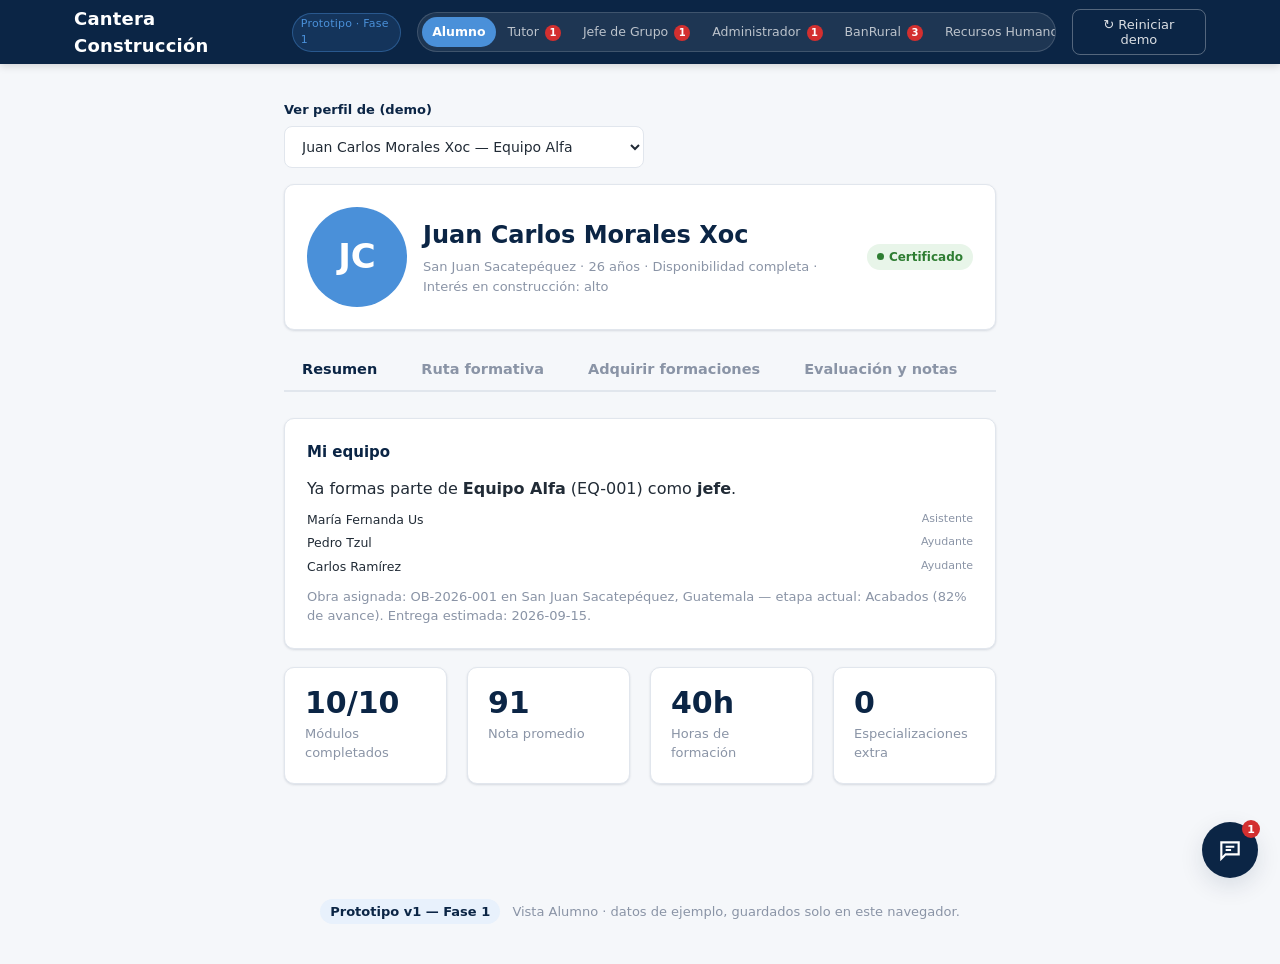
<file: alumno.html>
<!DOCTYPE html>
<html lang="es-GT">
<head>
<meta charset="UTF-8">
<meta name="viewport" content="width=device-width, initial-scale=1.0">
<title>Vista Alumno — Cantera Construcción</title>
<link rel="stylesheet" href="styles.css">
</head>
<body>

<header class="site-header no-print">
  <div class="wrap app-header-bar" style="justify-content:space-between">
    <a href="index.html" class="brand" style="text-decoration:none">Cantera Construcción <small>Prototipo · Fase 1</small></a>
    <div class="role-switch">
      <a href="alumno.html" class="active">Alumno</a>
      <a href="tutor.html">Tutor</a>
      <a href="jefe.html">Jefe de Grupo</a>
      <a href="admin.html">Administrador</a>
      <a href="financiera.html">BanRural</a>
      <a href="rrhh.html">Recursos Humanos</a>
    </div>
    <button class="reset-demo-btn no-print">↻ Reiniciar demo</button>
  </div>
</header>

<div class="app-shell simple-view">
  <main class="app-main">
    <div class="wrap no-print" style="max-width:760px">

      <div class="field mt-8" style="max-width:360px">
        <label for="selector-alumno">Ver perfil de (demo)</label>
        <select id="selector-alumno"></select>
      </div>

      <!-- PERFIL ============================================ -->
      <div class="card mt-16">
        <div class="flex gap-16" style="align-items:center">
          <div class="avatar" id="perfil-avatar">—</div>
          <div style="flex:1">
            <h2 id="perfil-nombre" style="color:var(--navy);margin-bottom:4px">—</h2>
            <p class="text-sm text-mid mb-0" id="perfil-meta">—</p>
          </div>
          <div id="perfil-cert-badge"></div>
        </div>
      </div>

      <!-- MENÚ DE PESTAÑAS =================================== -->
      <div class="tabs mt-16">
        <button class="tab-btn active" data-tab="tab-resumen">Resumen</button>
        <button class="tab-btn" data-tab="tab-ruta">Ruta formativa</button>
        <button class="tab-btn" data-tab="tab-catalogo">Adquirir formaciones</button>
        <button class="tab-btn" data-tab="tab-evaluacion">Evaluación y notas</button>
        <button class="tab-btn" data-tab="tab-certificados">Certificados</button>
        <button class="tab-btn" data-tab="tab-tutor">Mi tutor</button>
        <button class="tab-btn" data-tab="tab-buzon">Buzón<span id="buzon-tab-badge"></span></button>
      </div>

      <!-- TAB: RESUMEN ======================================= -->
      <div class="tab-panel active" id="tab-resumen">
        <div class="card" id="estado-equipo-card"></div>
        <div class="grid grid-4 mt-16" id="resumen-stats"></div>
      </div>

      <!-- TAB: RUTA FORMATIVA ================================ -->
      <div class="tab-panel" id="tab-ruta">
        <div class="card">
          <div class="card-title">Mi ruta formativa</div>
          <div class="progress-row mt-8" style="margin-bottom:18px">
            <div class="progress green" id="progreso-general-bar"><span style="width:0%"></span></div>
            <div class="pct" id="progreso-general-pct">0%</div>
          </div>
          <div id="lista-modulos"></div>
        </div>
      </div>

      <!-- TAB: ADQUIRIR FORMACIONES =========================== -->
      <div class="tab-panel" id="tab-catalogo">
        <div class="card">
          <div class="card-title">Adquirir nuevas formaciones</div>
          <p class="text-sm text-mid">Especializaciones adicionales para ampliar tu perfil y tu potencial de rol. Algunas están cubiertas por Cantera y otras tienen un costo asociado.</p>
          <div id="aviso-catalogo"></div>
          <div class="grid grid-2 mt-16" id="lista-catalogo"></div>
        </div>
      </div>

      <!-- TAB: EVALUACIÓN Y NOTAS ============================ -->
      <div class="tab-panel" id="tab-evaluacion">
        <div class="card">
          <div class="card-title">Boletín de notas</div>
          <div class="grid grid-3" style="margin-bottom:18px" id="resumen-notas"></div>
          <div id="lista-notas-modulos"></div>
        </div>
        <div class="card mt-16">
          <div class="card-title">Criterios de evaluación</div>
          <ul class="success-criteria" id="lista-evaluacion"></ul>
        </div>
      </div>

      <!-- TAB: CERTIFICADOS =================================== -->
      <div class="tab-panel" id="tab-certificados">
        <div id="certificado-principal"></div>
        <div class="mt-16" id="certificados-especializacion"></div>
      </div>

      <!-- TAB: MI TUTOR ======================================= -->
      <div class="tab-panel" id="tab-tutor">
        <div id="tutor-info-card"></div>
      </div>

      <!-- TAB: BUZÓN =========================================== -->
      <div class="tab-panel" id="tab-buzon">
        <div class="card">
          <div class="card-title">Conversación con tu tutor</div>
          <div class="conversacion-wrap" id="conversacion-lista"></div>
          <form class="conv-compose no-print" id="conv-form">
            <textarea id="conv-input" placeholder="Escribe tu duda o mensaje para tu tutor..." required></textarea>
            <button type="submit" class="btn btn-primary btn-sm">Enviar</button>
          </form>
        </div>
      </div>

    </div>

    <!-- Bloque solo visible al imprimir un certificado (PDF) -->
    <div class="only-print" id="certificado-imprimible"></div>

  </main>

  <footer class="app-footer no-print">
    <span class="tag">Prototipo v1 — Fase 1</span> Vista Alumno · datos de ejemplo, guardados solo en este navegador.
  </footer>
</div>

<div id="chat-asistente-widget"></div>

<script src="data.js"></script>
<script src="common.js"></script>
<script src="alumno.js"></script>
<script src="chat-asistente.js"></script>
</body>
</html>
</file>
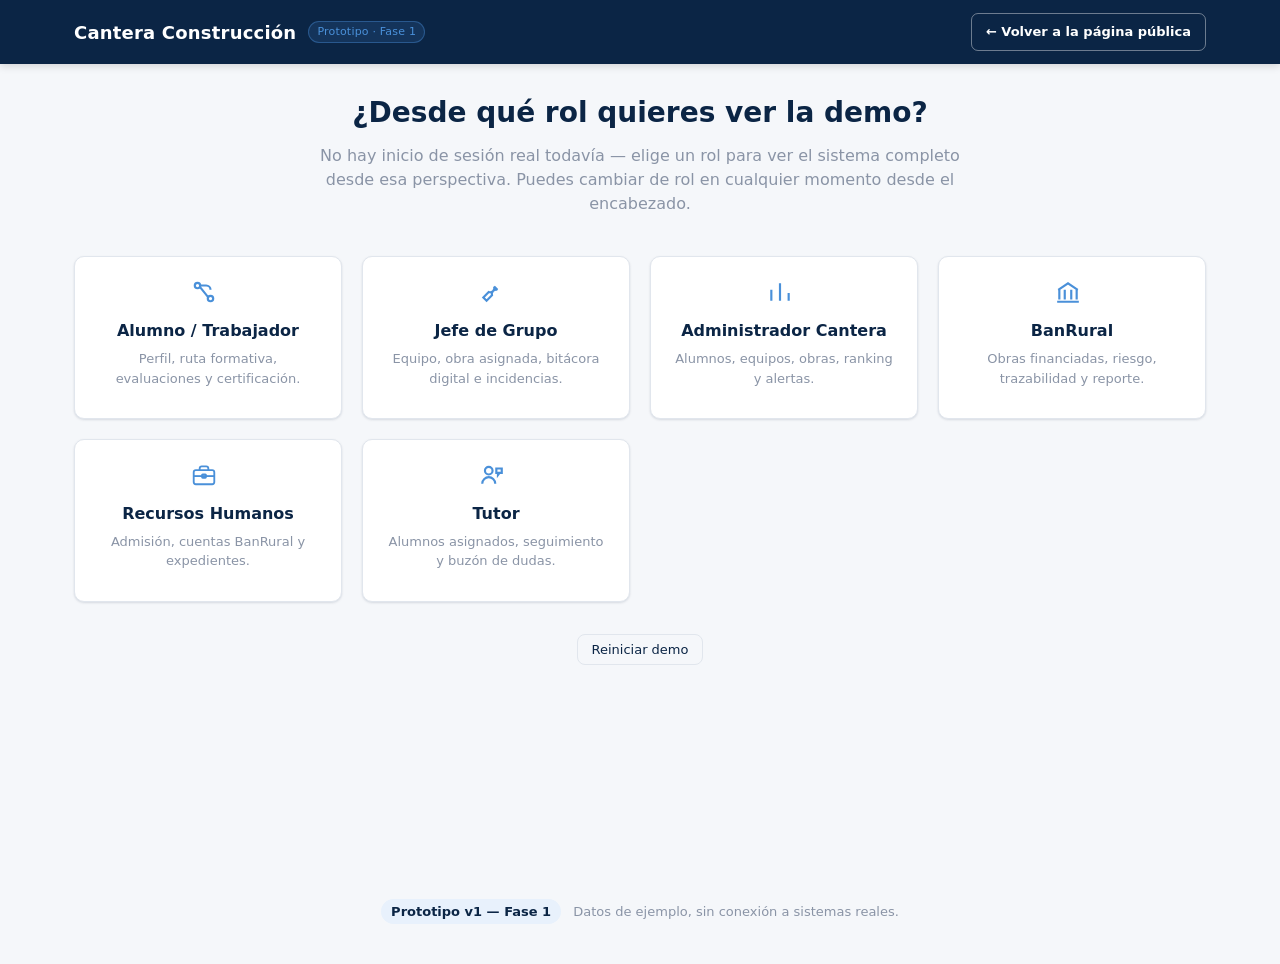
<file: demo.html>
<!DOCTYPE html>
<html lang="es-GT">
<head>
<meta charset="UTF-8">
<meta name="viewport" content="width=device-width, initial-scale=1.0">
<title>Entrar a demo — Cantera Construcción</title>
<link rel="stylesheet" href="styles.css">
</head>
<body>

<header class="site-header">
  <div class="wrap">
    <a href="index.html" class="brand" style="text-decoration:none">Cantera Construcción <small>Prototipo · Fase 1</small></a>
    <a href="index.html" class="btn btn-ghost btn-sm" style="color:#fff;border-color:rgba(255,255,255,0.4)">← Volver a la página pública</a>
  </div>
</header>

<div class="app-shell">
  <main class="app-main">
    <div class="wrap">
      <div class="text-center" style="max-width:640px;margin:0 auto 40px">
        <h1 class="section-title" style="margin-bottom:10px">¿Desde qué rol quieres ver la demo?</h1>
        <p class="section-sub" style="margin:0 auto">No hay inicio de sesión real todavía — elige un rol para ver el sistema completo desde esa perspectiva. Puedes cambiar de rol en cualquier momento desde el encabezado.</p>
      </div>

      <div class="grid grid-4">
        <a href="alumno.html" class="card card-hover" style="text-decoration:none;color:inherit;text-align:center">
          <div id="icon-alumno" style="color:var(--sky);margin:0 auto 14px;width:34px"></div>
          <h3 style="color:var(--navy);font-size:16px;margin-bottom:6px">Alumno / Trabajador</h3>
          <p class="text-sm text-mid">Perfil, ruta formativa, evaluaciones y certificación.</p>
        </a>
        <a href="jefe.html" class="card card-hover" style="text-decoration:none;color:inherit;text-align:center">
          <div id="icon-jefe" style="color:var(--sky);margin:0 auto 14px;width:34px"></div>
          <h3 style="color:var(--navy);font-size:16px;margin-bottom:6px">Jefe de Grupo</h3>
          <p class="text-sm text-mid">Equipo, obra asignada, bitácora digital e incidencias.</p>
        </a>
        <a href="admin.html" class="card card-hover" style="text-decoration:none;color:inherit;text-align:center">
          <div id="icon-admin" style="color:var(--sky);margin:0 auto 14px;width:34px"></div>
          <h3 style="color:var(--navy);font-size:16px;margin-bottom:6px">Administrador Cantera</h3>
          <p class="text-sm text-mid">Alumnos, equipos, obras, ranking y alertas.</p>
        </a>
        <a href="financiera.html" class="card card-hover" style="text-decoration:none;color:inherit;text-align:center">
          <div id="icon-financiera" style="color:var(--sky);margin:0 auto 14px;width:34px"></div>
          <h3 style="color:var(--navy);font-size:16px;margin-bottom:6px">BanRural</h3>
          <p class="text-sm text-mid">Obras financiadas, riesgo, trazabilidad y reporte.</p>
        </a>
        <a href="rrhh.html" class="card card-hover" style="text-decoration:none;color:inherit;text-align:center">
          <div id="icon-rrhh" style="color:var(--sky);margin:0 auto 14px;width:34px"></div>
          <h3 style="color:var(--navy);font-size:16px;margin-bottom:6px">Recursos Humanos</h3>
          <p class="text-sm text-mid">Admisión, cuentas BanRural y expedientes.</p>
        </a>
        <a href="tutor.html" class="card card-hover" style="text-decoration:none;color:inherit;text-align:center">
          <div id="icon-tutor" style="color:var(--sky);margin:0 auto 14px;width:34px"></div>
          <h3 style="color:var(--navy);font-size:16px;margin-bottom:6px">Tutor</h3>
          <p class="text-sm text-mid">Alumnos asignados, seguimiento y buzón de dudas.</p>
        </a>
      </div>

      <div class="text-center mt-32">
        <button class="reset-demo-btn no-print" style="color:var(--navy);border-color:var(--gray-border)">Reiniciar demo</button>
      </div>
    </div>
  </main>

  <footer class="app-footer">
    <span class="tag">Prototipo v1 — Fase 1</span> Datos de ejemplo, sin conexión a sistemas reales.
  </footer>
</div>

<script src="data.js"></script>
<script src="common.js"></script>
<script>
  document.addEventListener("DOMContentLoaded", function () {
    var icons = window.CANTERA_UI.ICONS;
    document.getElementById("icon-alumno").innerHTML = icons.route;
    document.getElementById("icon-jefe").innerHTML = icons.tool;
    document.getElementById("icon-admin").innerHTML = icons.chart;
    document.getElementById("icon-financiera").innerHTML = icons.bank;
    document.getElementById("icon-tutor").innerHTML = icons.mentor;
    document.getElementById("icon-rrhh").innerHTML = icons.briefcase;
  });
</script>
</body>
</html>
</file>
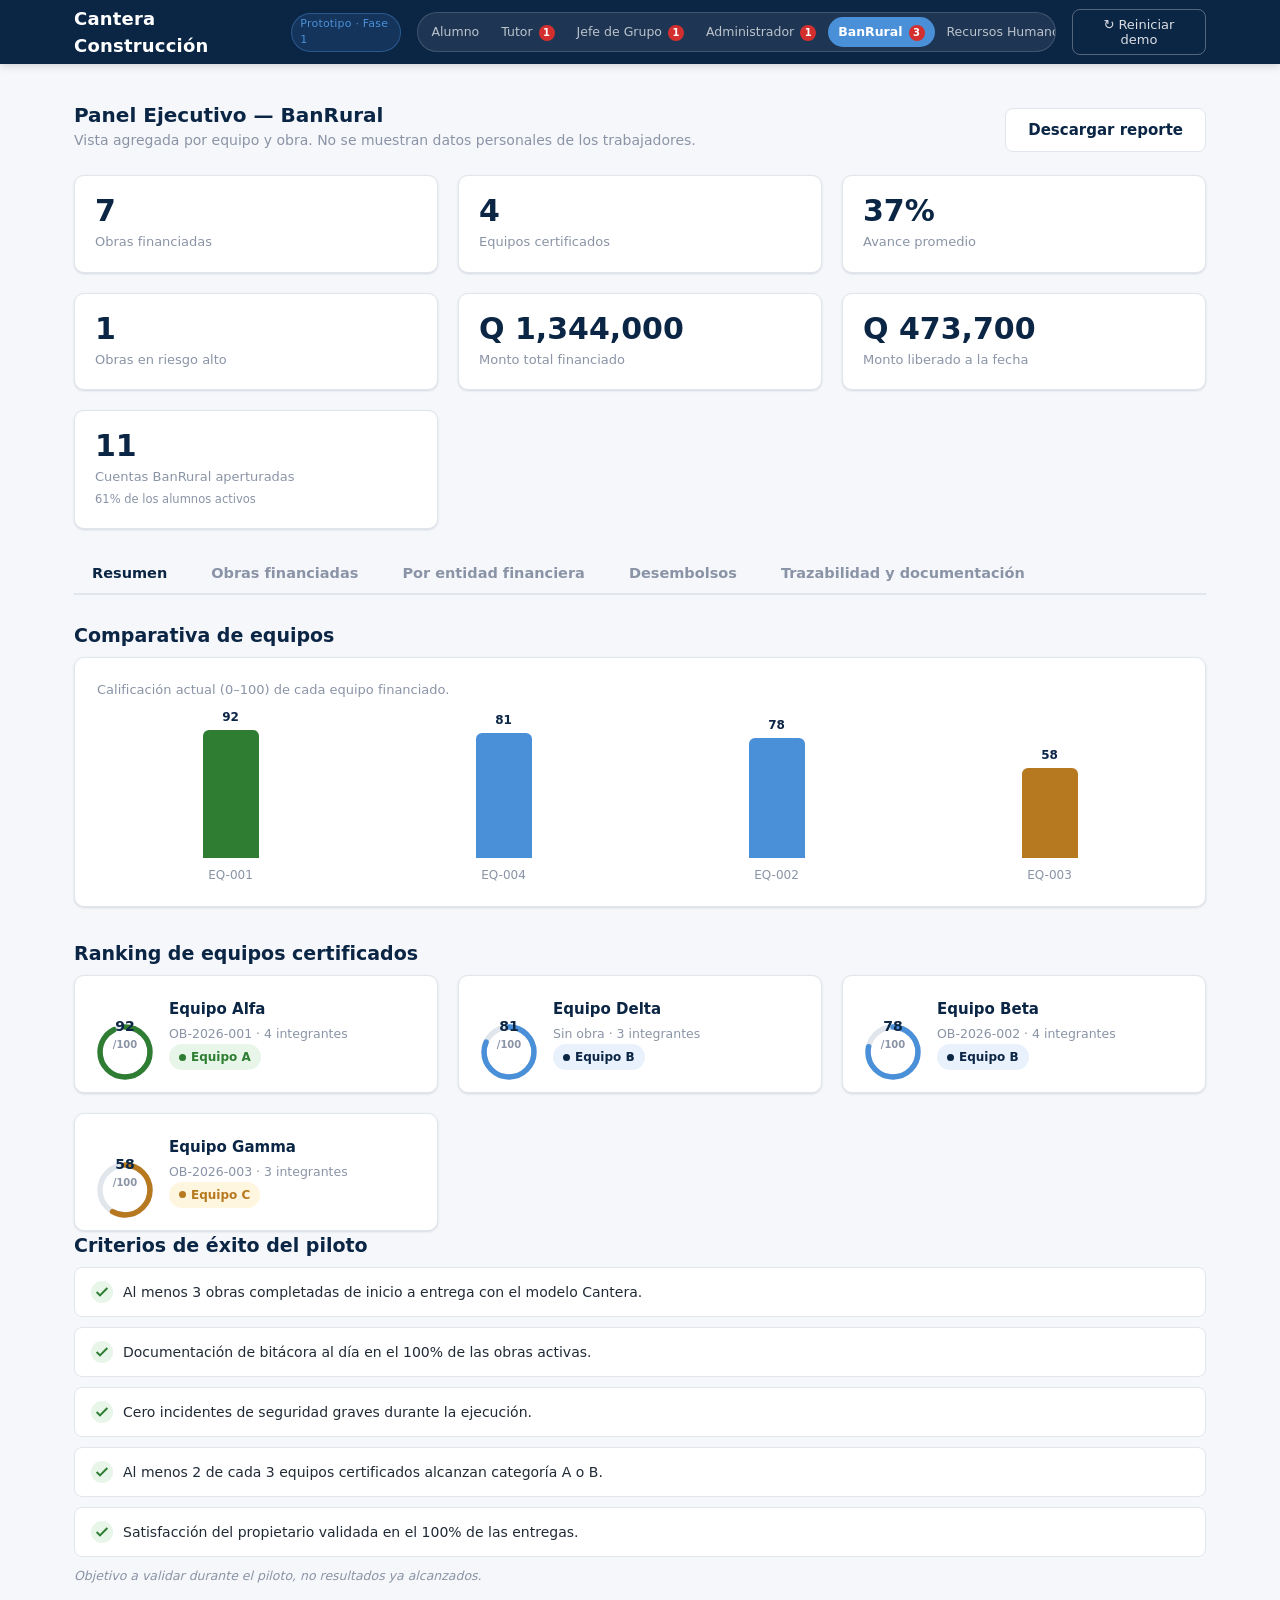
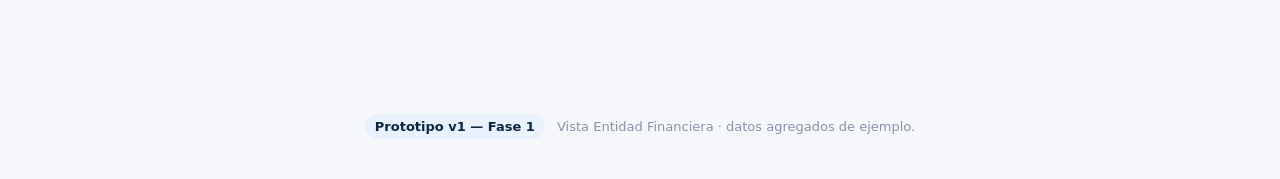
<file: financiera.html>
<!DOCTYPE html>
<html lang="es-GT">
<head>
<meta charset="UTF-8">
<meta name="viewport" content="width=device-width, initial-scale=1.0">
<title>Vista BanRural — Cantera Construcción</title>
<link rel="stylesheet" href="styles.css">
</head>
<body>

<header class="site-header no-print">
  <div class="wrap app-header-bar" style="justify-content:space-between">
    <a href="index.html" class="brand" style="text-decoration:none">Cantera Construcción <small>Prototipo · Fase 1</small></a>
    <div class="role-switch">
      <a href="alumno.html">Alumno</a>
      <a href="tutor.html">Tutor</a>
      <a href="jefe.html">Jefe de Grupo</a>
      <a href="admin.html">Administrador</a>
      <a href="financiera.html" class="active">BanRural</a>
      <a href="rrhh.html">Recursos Humanos</a>
    </div>
    <button class="reset-demo-btn no-print">↻ Reiniciar demo</button>
  </div>
</header>

<div class="app-shell dense-view">
  <main class="app-main no-print">
    <div class="wrap">

      <div class="flex-between mt-8">
        <div>
          <h1 class="section-title mb-0">Panel Ejecutivo — BanRural</h1>
          <p class="section-sub" style="margin-bottom:8px">Vista agregada por equipo y obra. No se muestran datos personales de los trabajadores.</p>
        </div>
        <button id="btn-descargar-reporte" class="btn btn-secondary no-print">Descargar reporte</button>
      </div>

      <!-- KPIs =============================================== -->
      <div class="grid grid-3 mt-16">
        <div class="metric-card"><div class="num" id="k-obras">—</div><div class="label">Obras financiadas</div></div>
        <div class="metric-card"><div class="num" id="k-equipos">—</div><div class="label">Equipos certificados</div></div>
        <div class="metric-card"><div class="num" id="k-avance">—</div><div class="label">Avance promedio</div></div>
        <div class="metric-card"><div class="num" id="k-riesgo">—</div><div class="label">Obras en riesgo alto</div></div>
        <div class="metric-card"><div class="num" id="k-monto-total">—</div><div class="label">Monto total financiado</div></div>
        <div class="metric-card"><div class="num" id="k-monto-liberado">—</div><div class="label">Monto liberado a la fecha</div></div>
        <div class="metric-card"><div class="num" id="k-cuentas-banrural">—</div><div class="label">Cuentas BanRural aperturadas</div><div class="sub" id="k-cuentas-banrural-pct"></div></div>
      </div>

      <!-- MENÚ DE PESTAÑAS ==================================== -->
      <div class="tabs mt-24">
        <button class="tab-btn active" data-tab="tab-resumen">Resumen</button>
        <button class="tab-btn" data-tab="tab-obras">Obras financiadas</button>
        <button class="tab-btn" data-tab="tab-entidades">Por entidad financiera</button>
        <button class="tab-btn" data-tab="tab-desembolsos">Desembolsos</button>
        <button class="tab-btn" data-tab="tab-trazabilidad">Trazabilidad y documentación</button>
      </div>

      <!-- TAB: RESUMEN ======================================= -->
      <div class="tab-panel active" id="tab-resumen">
        <div class="section" style="padding-top:0;padding-bottom:0">
          <h2 class="section-title" style="font-size:19px">Comparativa de equipos</h2>
          <div class="card" id="comparativa-equipos-fin"></div>
        </div>
        <div class="section" style="padding-bottom:0">
          <h2 class="section-title" style="font-size:19px">Ranking de equipos certificados</h2>
          <div class="grid grid-3" id="ranking-fin"></div>
        </div>
        <div class="section" style="padding-top:0">
          <h2 class="section-title" style="font-size:19px">Criterios de éxito del piloto</h2>
          <ul class="success-criteria" id="success-list-fin"></ul>
          <p class="hypothesis-note">Objetivo a validar durante el piloto, no resultados ya alcanzados.</p>
        </div>
      </div>

      <!-- TAB: OBRAS FINANCIADAS ============================== -->
      <div class="tab-panel" id="tab-obras">
        <div class="section" style="padding-top:0">
          <h2 class="section-title" style="font-size:19px">Obras financiadas</h2>
          <div class="table-wrap">
            <table class="data-table">
              <thead><tr><th>Código</th><th>Ubicación</th><th>Tipo de vivienda</th><th>Etapa</th><th>Avance</th><th>Riesgo</th><th>Equipo</th><th>Categoría</th></tr></thead>
              <tbody id="tabla-obras-fin"></tbody>
            </table>
          </div>
        </div>
      </div>

      <!-- TAB: POR ENTIDAD FINANCIERA ========================= -->
      <div class="tab-panel" id="tab-entidades">
        <div class="section" style="padding-top:0">
          <h2 class="section-title" style="font-size:19px">Desglose por entidad financiera</h2>
          <p class="section-sub" style="margin-bottom:16px">Obras y avance agrupados por cada banco o fundación aliada del piloto.</p>
          <div class="grid grid-2" id="entidades-grid"></div>
        </div>
      </div>

      <!-- TAB: DESEMBOLSOS ===================================== -->
      <div class="tab-panel" id="tab-desembolsos">
        <div class="section" style="padding-top:0">
          <h2 class="section-title" style="font-size:19px">Desembolsos por etapa</h2>
          <p class="section-sub" style="margin-bottom:16px">Cada obra recibe el financiamiento en tramos, liberados conforme avanza de etapa. Libera un tramo cuando la obra alcance la etapa requerida.</p>
          <div id="lista-desembolsos"></div>
        </div>
      </div>

      <!-- TAB: TRAZABILIDAD ==================================== -->
      <div class="tab-panel" id="tab-trazabilidad">
        <div class="section" style="padding-top:0">
          <h2 class="section-title" style="font-size:19px">Trazabilidad y documentación</h2>
          <div class="field" style="max-width:360px">
            <label for="selector-obra-fin">Ver trazabilidad de la obra</label>
            <select id="selector-obra-fin"></select>
          </div>
          <div class="card mt-16" id="trazabilidad-resumen"></div>
          <div class="mt-16">
            <h2 class="section-title" style="font-size:16px">Evolución del avance reportado</h2>
            <div id="avance-historico"></div>
          </div>
          <div class="mt-16" id="trazabilidad-bitacora"></div>
        </div>
      </div>

    </div>
  </main>

  <!-- REPORTE IMPRIMIBLE (solo visible al imprimir) ========= -->
  <div class="only-print" id="reporte-imprimible"></div>

  <footer class="app-footer no-print">
    <span class="tag">Prototipo v1 — Fase 1</span> Vista Entidad Financiera · datos agregados de ejemplo.
  </footer>
</div>

<script src="data.js"></script>
<script src="common.js"></script>
<script src="financiera.js"></script>
</body>
</html>
</file>
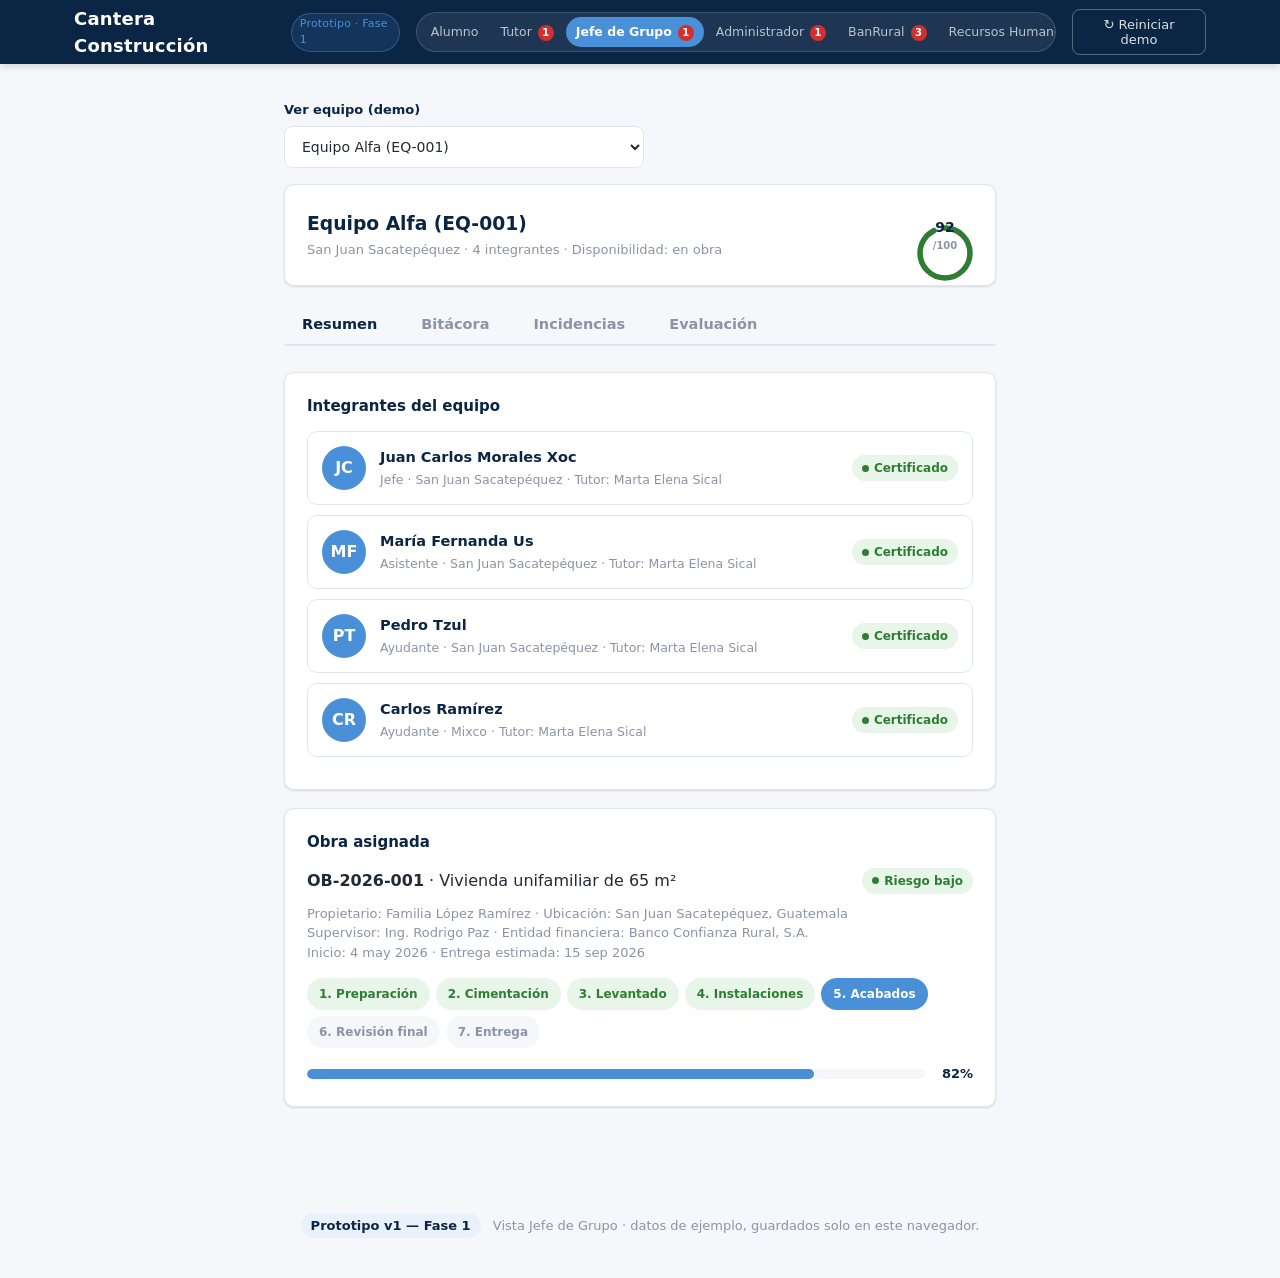
<file: jefe.html>
<!DOCTYPE html>
<html lang="es-GT">
<head>
<meta charset="UTF-8">
<meta name="viewport" content="width=device-width, initial-scale=1.0">
<title>Vista Jefe de Grupo — Cantera Construcción</title>
<link rel="stylesheet" href="styles.css">
</head>
<body>

<header class="site-header no-print">
  <div class="wrap app-header-bar" style="justify-content:space-between">
    <a href="index.html" class="brand" style="text-decoration:none">Cantera Construcción <small>Prototipo · Fase 1</small></a>
    <div class="role-switch">
      <a href="alumno.html">Alumno</a>
      <a href="tutor.html">Tutor</a>
      <a href="jefe.html" class="active">Jefe de Grupo</a>
      <a href="admin.html">Administrador</a>
      <a href="financiera.html">BanRural</a>
      <a href="rrhh.html">Recursos Humanos</a>
    </div>
    <button class="reset-demo-btn no-print">↻ Reiniciar demo</button>
  </div>
</header>

<div class="app-shell simple-view">
  <main class="app-main">
    <div class="wrap" style="max-width:760px">

      <div class="field mt-8" style="max-width:360px">
        <label for="selector-equipo">Ver equipo (demo)</label>
        <select id="selector-equipo"></select>
      </div>

      <!-- MI EQUIPO (resumen siempre visible) ================ -->
      <div class="card mt-16">
        <div class="flex-between" style="margin-bottom:0">
          <div>
            <h3 id="equipo-nombre" style="color:var(--navy);margin-bottom:2px">—</h3>
            <p class="text-sm text-mid mb-0" id="equipo-meta">—</p>
          </div>
          <div id="equipo-score"></div>
        </div>
      </div>

      <!-- MENÚ DE PESTAÑAS =================================== -->
      <div class="tabs mt-16">
        <button class="tab-btn active" data-tab="tab-resumen">Resumen</button>
        <button class="tab-btn" data-tab="tab-bitacora">Bitácora</button>
        <button class="tab-btn" data-tab="tab-incidencias">Incidencias</button>
        <button class="tab-btn" data-tab="tab-evaluacion">Evaluación</button>
      </div>

      <!-- TAB: RESUMEN ======================================= -->
      <div class="tab-panel active" id="tab-resumen">
        <div class="card">
          <div class="card-title">Integrantes del equipo</div>
          <div id="lista-integrantes"></div>
        </div>
        <div class="card mt-16">
          <div class="card-title">Obra asignada</div>
          <div id="obra-info"></div>
          <div class="mt-16"><div id="obra-stage-tracker"></div></div>
          <div class="progress-row mt-16">
            <div class="progress" id="obra-progress-bar"><span style="width:0%"></span></div>
            <div class="pct" id="obra-progress-pct">0%</div>
          </div>
        </div>
      </div>

      <!-- TAB: BITÁCORA ======================================= -->
      <div class="tab-panel" id="tab-bitacora">
        <div class="card">
          <div class="card-title">Registrar avance en bitácora</div>
          <form id="bitacora-form">
            <div class="field-row">
              <div class="field">
                <label for="b-etapa">Etapa</label>
                <select id="b-etapa"></select>
              </div>
              <div class="field">
                <label for="b-avance">% de avance de la obra</label>
                <input id="b-avance" type="number" min="0" max="100" required>
              </div>
            </div>
            <div class="field">
              <label for="b-desc">Descripción del avance</label>
              <textarea id="b-desc" placeholder="¿Qué se hizo hoy en la obra?" required></textarea>
            </div>
            <div class="field-row">
              <div class="field"><label for="b-materiales">Materiales recibidos</label><input id="b-materiales" type="text" placeholder="Ej. Cemento, block, arena"></div>
              <div class="field"><label for="b-herramientas">Herramientas utilizadas</label><input id="b-herramientas" type="text" placeholder="Ej. Mezcladora, andamios"></div>
            </div>
            <button type="button" id="b-evidencia-btn" class="big-tap-btn no-print" style="margin-bottom:16px">📷 Adjuntar evidencia (simulada)</button>
            <div id="b-evidencia-lista" class="pill-list mt-8" style="margin-bottom:12px"></div>

            <div class="checkbox-row mt-8" style="margin-bottom:14px">
              <input type="checkbox" id="b-incidencia-check">
              <label for="b-incidencia-check" style="margin:0">Reportar una incidencia junto con este avance</label>
            </div>
            <div id="b-incidencia-campos" style="display:none;margin-bottom:14px">
              <div class="field-row">
                <div class="field"><label for="b-inc-tipo">Tipo de incidencia</label><input id="b-inc-tipo" type="text" placeholder="Ej. Retraso de materiales, seguridad"></div>
                <div class="field">
                  <label for="b-inc-severidad">Severidad</label>
                  <select id="b-inc-severidad"><option value="baja">Baja</option><option value="media">Media</option><option value="alta">Alta</option></select>
                </div>
              </div>
              <div class="field"><label for="b-inc-desc">Descripción de la incidencia</label><textarea id="b-inc-desc" placeholder="Describe lo ocurrido"></textarea></div>
            </div>

            <div class="checkbox-row mt-8" style="margin-bottom:16px">
              <input type="checkbox" id="b-revision-check">
              <label for="b-revision-check" style="margin:0">Solicitar revisión del supervisor</label>
            </div>

            <button type="submit" class="btn btn-primary btn-lg btn-block">Guardar entrada de bitácora</button>
          </form>
        </div>

        <div class="card mt-16">
          <div class="card-title">Historial de bitácora</div>
          <div id="lista-bitacora"></div>
        </div>
      </div>

      <!-- TAB: INCIDENCIAS ==================================== -->
      <div class="tab-panel" id="tab-incidencias">
        <div class="card">
          <div class="card-title">Incidencias de la obra</div>
          <div id="lista-incidencias"></div>
        </div>
      </div>

      <!-- TAB: EVALUACIÓN ===================================== -->
      <div class="tab-panel" id="tab-evaluacion">
        <div class="card">
          <div class="card-title">Evaluación de mi equipo</div>
          <div id="evaluacion-equipo"></div>
        </div>
        <div class="card mt-16">
          <div class="card-title">Historial de obras</div>
          <div id="historial-obras"></div>
        </div>
      </div>

    </div>
  </main>

  <footer class="app-footer no-print">
    <span class="tag">Prototipo v1 — Fase 1</span> Vista Jefe de Grupo · datos de ejemplo, guardados solo en este navegador.
  </footer>
</div>

<script src="data.js"></script>
<script src="common.js"></script>
<script src="jefe.js"></script>
</body>
</html>
</file>
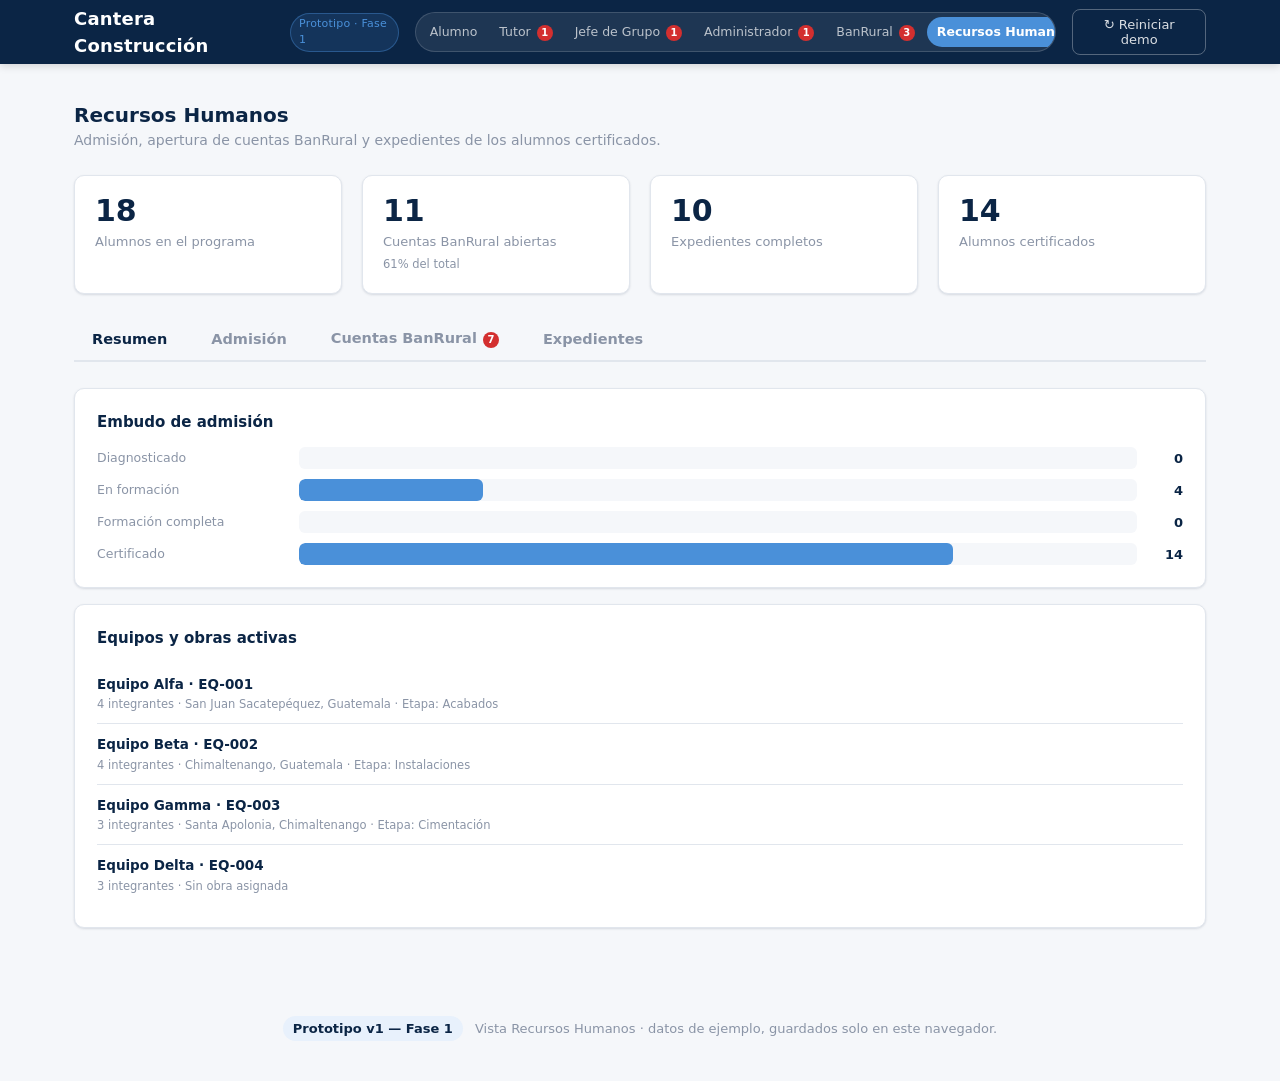
<file: rrhh.html>
<!DOCTYPE html>
<html lang="es-GT">
<head>
<meta charset="UTF-8">
<meta name="viewport" content="width=device-width, initial-scale=1.0">
<title>Vista Recursos Humanos — Cantera Construcción</title>
<link rel="stylesheet" href="styles.css">
</head>
<body>

<header class="site-header no-print">
  <div class="wrap app-header-bar" style="justify-content:space-between">
    <a href="index.html" class="brand" style="text-decoration:none">Cantera Construcción <small>Prototipo · Fase 1</small></a>
    <div class="role-switch">
      <a href="alumno.html">Alumno</a>
      <a href="tutor.html">Tutor</a>
      <a href="jefe.html">Jefe de Grupo</a>
      <a href="admin.html">Administrador</a>
      <a href="financiera.html">BanRural</a>
      <a href="rrhh.html" class="active">Recursos Humanos</a>
    </div>
    <button class="reset-demo-btn no-print">↻ Reiniciar demo</button>
  </div>
</header>

<div class="app-shell dense-view">
  <main class="app-main no-print">
    <div class="wrap">

      <div class="flex-between mt-8">
        <div>
          <h1 class="section-title mb-0">Recursos Humanos</h1>
          <p class="section-sub" style="margin-bottom:8px">Admisión, apertura de cuentas BanRural y expedientes de los alumnos certificados.</p>
        </div>
      </div>

      <!-- KPIs -->
      <div class="grid grid-4 mt-16" id="rrhh-kpis"></div>

      <!-- MENÚ DE PESTAÑAS -->
      <div class="tabs mt-24">
        <button class="tab-btn active" data-tab="tab-resumen">Resumen</button>
        <button class="tab-btn" data-tab="tab-admision">Admisión</button>
        <button class="tab-btn" data-tab="tab-cuentas">Cuentas BanRural<span id="rrhh-cuentas-badge"></span></button>
        <button class="tab-btn" data-tab="tab-expedientes">Expedientes</button>
      </div>

      <!-- TAB: RESUMEN -->
      <div class="tab-panel active" id="tab-resumen">
        <div class="card mt-16">
          <div class="card-title">Embudo de admisión</div>
          <div class="embudo-admision" id="rrhh-embudo"></div>
        </div>
        <div class="card mt-16">
          <div class="card-title">Equipos y obras activas</div>
          <div id="rrhh-equipos-resumen"></div>
        </div>
      </div>

      <!-- TAB: ADMISIÓN -->
      <div class="tab-panel" id="tab-admision">
        <div class="card mt-16">
          <div class="card-title">Etapas de admisión</div>
          <div class="embudo-admision" id="rrhh-embudo-detalle"></div>
        </div>
        <div class="card mt-16">
          <div class="card-title">Alumnos por etapa</div>
          <div id="rrhh-admision-lista"></div>
        </div>
      </div>

      <!-- TAB: CUENTAS BANRURAL -->
      <div class="tab-panel" id="tab-cuentas">
        <div class="card mt-16">
          <div class="card-title">Apertura de cuentas BanRural</div>
          <p class="section-sub" style="margin-top:-6px">Actualiza el estado de la cuenta de cada alumno certificado o en proceso de certificación.</p>
          <div id="rrhh-cuentas-lista"></div>
        </div>
      </div>

      <!-- TAB: EXPEDIENTES -->
      <div class="tab-panel" id="tab-expedientes">
        <div class="card mt-16">
          <div class="card-title">Expedientes de admisión</div>
          <p class="section-sub" style="margin-top:-6px">DPI, fotografía, comprobante de domicilio y carta de antecedentes.</p>
          <div id="rrhh-expedientes-lista"></div>
        </div>
      </div>

    </div>
  </main>

  <footer class="app-footer no-print">
    <span class="tag">Prototipo v1 — Fase 1</span> Vista Recursos Humanos · datos de ejemplo, guardados solo en este navegador.
  </footer>
</div>

<script src="data.js"></script>
<script src="common.js"></script>
<script src="rrhh.js"></script>
</body>
</html>
</file>
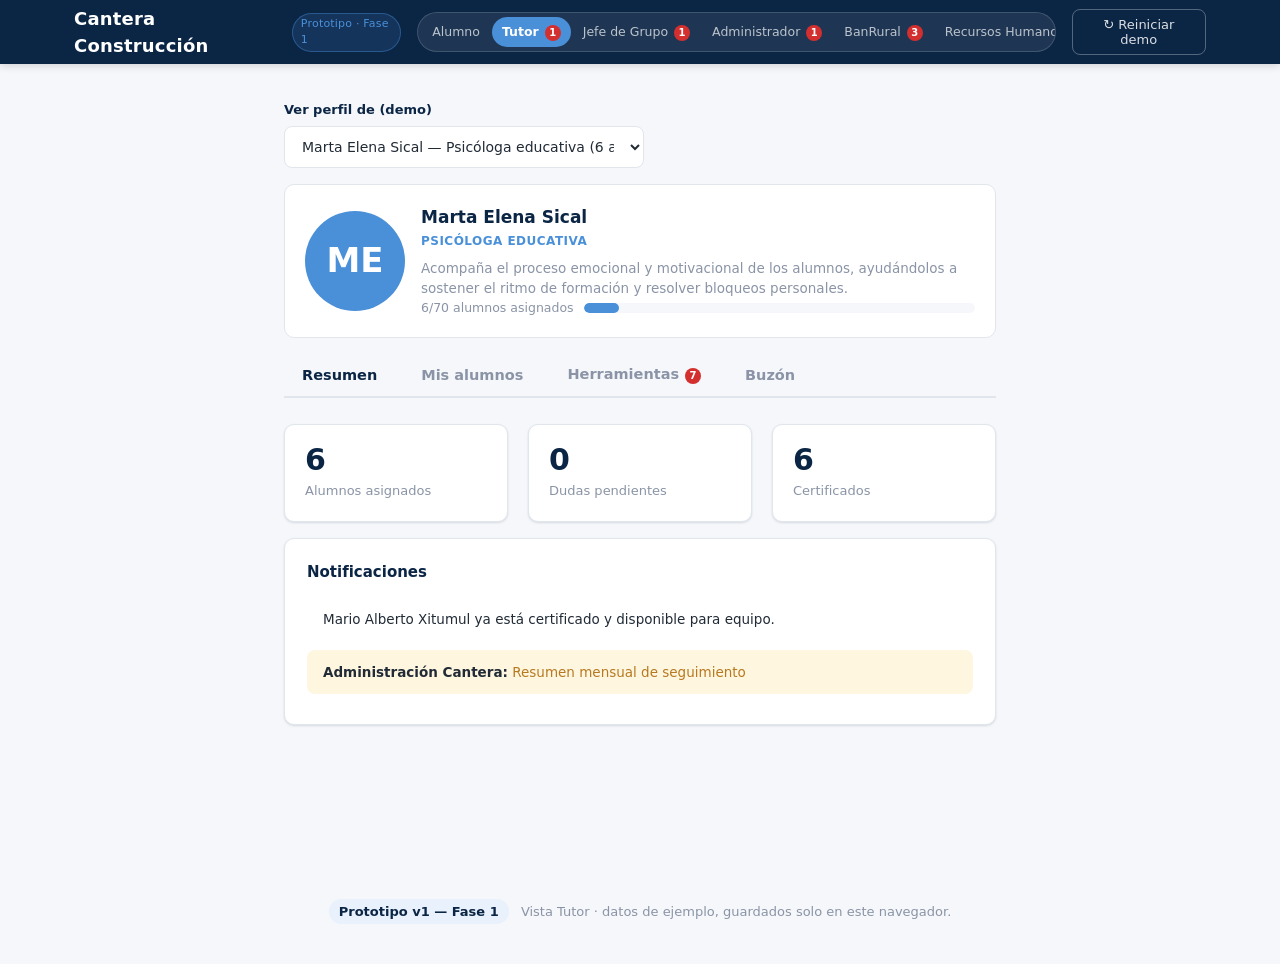
<file: tutor.html>
<!DOCTYPE html>
<html lang="es-GT">
<head>
<meta charset="UTF-8">
<meta name="viewport" content="width=device-width, initial-scale=1.0">
<title>Vista Tutor — Cantera Construcción</title>
<link rel="stylesheet" href="styles.css">
</head>
<body>

<header class="site-header no-print">
  <div class="wrap app-header-bar" style="justify-content:space-between">
    <a href="index.html" class="brand" style="text-decoration:none">Cantera Construcción <small>Prototipo · Fase 1</small></a>
    <div class="role-switch">
      <a href="alumno.html">Alumno</a>
      <a href="tutor.html" class="active">Tutor</a>
      <a href="jefe.html">Jefe de Grupo</a>
      <a href="admin.html">Administrador</a>
      <a href="financiera.html">BanRural</a>
      <a href="rrhh.html">Recursos Humanos</a>
    </div>
    <button class="reset-demo-btn no-print">↻ Reiniciar demo</button>
  </div>
</header>

<div class="app-shell simple-view">
  <main class="app-main">
    <div class="wrap no-print" style="max-width:760px">

      <div class="field mt-8" style="max-width:360px">
        <label for="selector-tutor">Ver perfil de (demo)</label>
        <select id="selector-tutor"></select>
      </div>

      <!-- PERFIL DEL TUTOR ==================================== -->
      <div id="tutor-perfil-card"></div>

      <!-- MENÚ DE PESTAÑAS =================================== -->
      <div class="tabs mt-16">
        <button class="tab-btn active" data-tab="tab-resumen">Resumen</button>
        <button class="tab-btn" data-tab="tab-alumnos">Mis alumnos</button>
        <button class="tab-btn" data-tab="tab-herramientas">Herramientas<span id="tutor-herramientas-badge"></span></button>
        <button class="tab-btn" data-tab="tab-buzon">Buzón<span id="tutor-buzon-badge"></span></button>
      </div>

      <!-- TAB: RESUMEN ======================================= -->
      <div class="tab-panel active" id="tab-resumen">
        <div class="grid grid-3 mt-8" id="tutor-resumen-stats"></div>
        <div class="card mt-16">
          <div class="card-title">Notificaciones</div>
          <div id="tutor-notificaciones"></div>
        </div>
      </div>

      <!-- TAB: MIS ALUMNOS ==================================== -->
      <div class="tab-panel" id="tab-alumnos">
        <div id="tutor-lista-alumnos"></div>
      </div>

      <!-- TAB: HERRAMIENTAS -->
      <div class="tab-panel" id="tab-herramientas">
        <div class="card">
          <div class="card-title">Prioridades de hoy</div>
          <p class="text-sm text-mid" style="margin-top:-4px;margin-bottom:10px">Alumnos que necesitan tu atención primero, ordenados por urgencia.</p>
          <div id="tutor-prioridades"></div>
        </div>

        <div class="card mt-16">
          <div class="card-title">Mis tareas</div>
          <div id="tutor-tareas-lista"></div>
          <form id="form-nueva-tarea" class="tarea-add-form">
            <input type="text" id="input-nueva-tarea" placeholder="Nueva tarea..." maxlength="120" required>
            <select id="select-tarea-alumno"><option value="">General (sin alumno)</option></select>
            <input type="date" id="input-tarea-fecha">
            <button type="submit" class="btn btn-primary">Agregar</button>
          </form>
        </div>
      </div>

      <!-- TAB: BUZÓN =========================================== -->
      <div class="tab-panel" id="tab-buzon">
        <div class="buzon-filtros" id="buzon-filtros"></div>
        <div id="tutor-buzon-lista"></div>
      </div>

    </div>
  </main>

  <footer class="app-footer no-print">
    <span class="tag">Prototipo v1 — Fase 1</span> Vista Tutor · datos de ejemplo, guardados solo en este navegador.
  </footer>
</div>

<script src="data.js"></script>
<script src="common.js"></script>
<script src="tutor.js"></script>
</body>
</html>
</file>
<file: styles.css>
/* =========================================================
   CANTERA CONSTRUCCIÓN — HOJA DE ESTILOS COMPARTIDA
   Prototipo v1 — Fase 1
   Cero dependencias externas (sin CDN, sin fuentes externas).
   Estructura del archivo (busca estos anclas al editar):
   1. VARIABLES DE MARCA
   2. RESET Y BASE
   3. LAYOUT GENERAL
   4. HEADER / NAV COMPARTIDO
   5. BOTONES
   6. TARJETAS
   7. BADGES DE ESTADO
   8. BARRAS DE PROGRESO
   9. TABLAS
   10. SCORE CIRCULAR (RANKING)
   11. FORMULARIOS
   12. LANDING PAGE (secciones públicas)
   13. VISTAS MOBILE-FIRST (alumno / jefe de grupo)
   14. VISTAS DESKTOP-FIRST (admin / financiera)
   15. UTILIDADES
   16. IMPRESIÓN (reporte descargable)
   17. RESPONSIVE
   18. ASISTENTE DE CHAT (alumno)
   19. TUTORES Y MENSAJERÍA
   20. MAPA DE COBERTURA (Administrador)
   21. ASIGNACIÓN DE PROYECTOS (Administrador)
RECURSOS HUMANOS
   ========================================================= */

/* 1. VARIABLES DE MARCA ================================= */
:root {
  --navy: #0B2545;
  --navy-dark: #081a33;
  --sky: #4A90D9;
  --sky-light: #E8F1FC;
  --white: #FFFFFF;
  --gray-bg: #F5F7FA;
  --gray-border: #E1E6ED;
  --gray-mid: #8A94A6;
  --text: #212B36;
  --green: #2E7D32;
  --green-bg: #E8F5E9;
  --yellow: #B7791F;
  --yellow-bg: #FFF6E0;
  --red: #D32F2F;
  --red-bg: #FDEAEA;

  --radius: 10px;
  --shadow: 0 1px 3px rgba(11,37,69,0.08), 0 1px 2px rgba(11,37,69,0.06);
  --shadow-lg: 0 8px 24px rgba(11,37,69,0.12);
  --font: -apple-system, BlinkMacSystemFont, "Segoe UI", system-ui, Roboto, Helvetica, Arial, sans-serif;
}

/* 2. RESET Y BASE ======================================== */
* { box-sizing: border-box; }
html, body { margin: 0; padding: 0; }
body {
  font-family: var(--font);
  color: var(--text);
  background: var(--gray-bg);
  line-height: 1.5;
  -webkit-font-smoothing: antialiased;
}
h1, h2, h3, h4, p, ul, ol { margin: 0 0 0.6em 0; }
a { color: var(--sky); text-decoration: none; }
a:hover { text-decoration: underline; }
img, svg { max-width: 100%; display: block; }
button { font-family: inherit; cursor: pointer; }

/* 3. LAYOUT GENERAL ====================================== */
.wrap {
  max-width: 1180px;
  margin: 0 auto;
  padding: 0 24px;
}
.section { padding: 64px 0; }
.section-title {
  font-size: 28px;
  font-weight: 700;
  color: var(--navy);
  margin-bottom: 8px;
}
.section-sub {
  color: var(--gray-mid);
  font-size: 16px;
  max-width: 640px;
  margin-bottom: 36px;
}
.grid {
  display: grid;
  gap: 20px;
}
.grid-2 { grid-template-columns: repeat(2, 1fr); }
.grid-3 { grid-template-columns: repeat(3, 1fr); }
.grid-4 { grid-template-columns: repeat(4, 1fr); }

/* 4. HEADER / NAV COMPARTIDO ============================= */
.site-header {
  background: var(--navy);
  color: var(--white);
  position: sticky;
  top: 0;
  z-index: 50;
  box-shadow: 0 2px 8px rgba(0,0,0,0.15);
}
.site-header .wrap {
  display: flex;
  align-items: center;
  justify-content: space-between;
  height: 64px;
}
.brand {
  font-weight: 800;
  font-size: 18px;
  color: var(--white);
  letter-spacing: 0.2px;
  display: flex;
  align-items: center;
  gap: 8px;
}
.brand small {
  font-weight: 500;
  font-size: 11px;
  color: var(--sky);
  background: rgba(74,144,217,0.15);
  border: 1px solid rgba(74,144,217,0.4);
  border-radius: 20px;
  padding: 2px 8px;
  margin-left: 4px;
}
.main-nav {
  display: flex;
  align-items: center;
  gap: 22px;
  font-size: 14px;
}
.main-nav a { color: rgba(255,255,255,0.85); }
.main-nav a:hover { color: var(--white); text-decoration: none; }

/* Selector de rol dentro de la app demo */
.role-switch {
  display: flex;
  align-items: center;
  gap: 2px;
  background: rgba(255,255,255,0.08);
  border: 1px solid rgba(255,255,255,0.15);
  border-radius: 999px;
  padding: 4px;
  max-width: 100%;
  min-width: 0;
  overflow-x: auto;
  scrollbar-width: none;
}
.role-switch::-webkit-scrollbar { display: none; }
.role-switch a {
  color: rgba(255,255,255,0.7);
  font-size: 12.5px;
  padding: 6px 10px;
  border-radius: 999px;
  white-space: nowrap;
  flex-shrink: 0;
}
.role-switch a.active {
  background: var(--sky);
  color: var(--white);
  font-weight: 600;
  text-decoration: none;
}
.role-switch a:hover { text-decoration: none; color: var(--white); }

.app-header-bar {
  display: flex;
  align-items: center;
  gap: 16px;
}
.reset-demo-btn {
  background: transparent;
  border: 1px solid rgba(255,255,255,0.3);
  color: rgba(255,255,255,0.85);
  font-size: 13px;
  padding: 7px 14px;
  border-radius: 8px;
}
.reset-demo-btn:hover { background: rgba(255,255,255,0.1); color: var(--white); }

.app-footer {
  text-align: center;
  padding: 28px 0 40px;
  color: var(--gray-mid);
  font-size: 13px;
}
.app-footer .tag {
  display: inline-block;
  background: var(--sky-light);
  color: var(--navy);
  border-radius: 999px;
  padding: 3px 10px;
  font-weight: 600;
  margin-right: 8px;
}

/* 5. BOTONES ============================================= */
.btn {
  display: inline-flex;
  align-items: center;
  justify-content: center;
  gap: 8px;
  border: none;
  border-radius: 8px;
  padding: 12px 22px;
  font-size: 15px;
  font-weight: 600;
  text-decoration: none;
  transition: transform 0.05s ease, box-shadow 0.15s ease;
}
.btn:hover { text-decoration: none; }
.btn:active { transform: translateY(1px); }
.btn-primary { background: var(--sky); color: var(--white); }
.btn-primary:hover { background: #3d7fc4; }
.btn-secondary { background: var(--white); color: var(--navy); border: 1.5px solid var(--gray-border); }
.btn-secondary:hover { border-color: var(--sky); }
.btn-ghost { background: transparent; color: var(--navy); border: 1.5px solid var(--navy); }
.btn-lg { padding: 16px 30px; font-size: 16px; border-radius: 10px; }
.btn-block { width: 100%; }
.btn-sm { padding: 8px 14px; font-size: 13px; border-radius: 7px; }

/* 6. TARJETAS ============================================ */
.card {
  background: var(--white);
  border: 1px solid var(--gray-border);
  border-radius: var(--radius);
  box-shadow: var(--shadow);
  padding: 22px;
}
.card-title {
  font-size: 15px;
  font-weight: 700;
  color: var(--navy);
  margin-bottom: 14px;
  display: flex;
  align-items: center;
  gap: 8px;
}
.card-hover { transition: box-shadow 0.15s ease, transform 0.1s ease; }
.card-hover:hover { box-shadow: var(--shadow-lg); transform: translateY(-2px); }

.metric-card {
  background: var(--white);
  border: 1px solid var(--gray-border);
  border-radius: var(--radius);
  padding: 20px;
  box-shadow: var(--shadow);
}
.metric-card .num {
  font-size: 30px;
  font-weight: 800;
  color: var(--navy);
  line-height: 1;
  margin-bottom: 6px;
}
.metric-card .label {
  font-size: 13px;
  color: var(--gray-mid);
  font-weight: 500;
}
.metric-card .sub {
  font-size: 11.5px;
  color: var(--gray-mid);
  margin-top: 4px;
}

.featured-card {
  border: 1.5px solid var(--sky);
  background: linear-gradient(180deg, var(--sky-light) 0%, var(--white) 60%);
}

/* 7. BADGES DE ESTADO ===================================== */
.badge {
  display: inline-flex;
  align-items: center;
  gap: 5px;
  font-size: 12px;
  font-weight: 700;
  padding: 4px 10px;
  border-radius: 999px;
  white-space: nowrap;
}
.badge::before {
  content: "";
  width: 7px;
  height: 7px;
  border-radius: 50%;
  background: currentColor;
}
.badge-green { background: var(--green-bg); color: var(--green); }
.badge-yellow { background: var(--yellow-bg); color: var(--yellow); }
.badge-red { background: var(--red-bg); color: var(--red); }
.badge-gray { background: var(--gray-bg); color: var(--gray-mid); }
.badge-sky { background: var(--sky-light); color: var(--navy); }

/* 8. BARRAS DE PROGRESO ==================================== */
.progress {
  background: var(--gray-bg);
  border-radius: 999px;
  height: 10px;
  overflow: hidden;
  width: 100%;
}
.progress > span {
  display: block;
  height: 100%;
  border-radius: 999px;
  background: var(--sky);
}
.progress.green > span { background: var(--green); }
.progress.yellow > span { background: var(--yellow); }
.progress.red > span { background: var(--red); }
.progress-row {
  display: flex;
  align-items: center;
  gap: 10px;
}
.progress-row .progress { flex: 1; }
.progress-row .pct { font-size: 13px; font-weight: 700; color: var(--navy); min-width: 38px; text-align: right; }

/* 9. TABLAS =============================================== */
.table-wrap { overflow-x: auto; border: 1px solid var(--gray-border); border-radius: var(--radius); background: var(--white); }
table.data-table { width: 100%; border-collapse: collapse; font-size: 14px; min-width: 640px; }
table.data-table th {
  text-align: left;
  background: var(--gray-bg);
  color: var(--gray-mid);
  font-size: 12px;
  text-transform: uppercase;
  letter-spacing: 0.4px;
  padding: 12px 16px;
  border-bottom: 1px solid var(--gray-border);
}
table.data-table td {
  padding: 13px 16px;
  border-bottom: 1px solid var(--gray-border);
  vertical-align: middle;
}
table.data-table tr:last-child td { border-bottom: none; }
table.data-table tr:hover td { background: var(--gray-bg); }

/* 10. SCORE CIRCULAR (RANKING) ============================ */
.score-ring { position: relative; width: 92px; height: 92px; }
.score-ring svg { transform: rotate(-90deg); }
.score-ring circle { fill: none; stroke-width: 9; }
.score-ring .track { stroke: var(--gray-border); }
.score-ring .value { stroke-linecap: round; transition: stroke-dasharray 0.4s ease; }
.score-ring .num {
  position: absolute; inset: 0;
  display: flex; align-items: center; justify-content: center;
  flex-direction: column;
  font-weight: 800; color: var(--navy); font-size: 20px;
}
.score-ring .num small { font-size: 10px; font-weight: 600; color: var(--gray-mid); }
.score-ring.sm { width: 56px; height: 56px; }
.score-ring.sm .num { font-size: 14px; }

/* 11. FORMULARIOS ========================================== */
.field { margin-bottom: 16px; }
.field label { display: block; font-size: 13px; font-weight: 600; color: var(--navy); margin-bottom: 6px; }
.field input, .field select, .field textarea {
  width: 100%;
  border: 1.5px solid var(--gray-border);
  border-radius: 8px;
  padding: 11px 13px;
  font-size: 14px;
  font-family: inherit;
  color: var(--text);
  background: var(--white);
}
.field input:focus, .field select:focus, .field textarea:focus {
  outline: none; border-color: var(--sky);
}
.field textarea { resize: vertical; min-height: 80px; }
.field-hint { font-size: 12px; color: var(--gray-mid); margin-top: 5px; }
.field-row { display: flex; gap: 14px; }
.field-row .field { flex: 1; }
.checkbox-row { display: flex; align-items: center; gap: 8px; font-size: 14px; }
.checkbox-row input { width: auto; }

/* 12. LANDING PAGE ========================================= */
.hero {
  background: linear-gradient(160deg, var(--navy) 0%, var(--navy-dark) 100%);
  color: var(--white);
  padding: 90px 0 80px;
}
.hero .eyebrow {
  color: var(--sky);
  font-weight: 700;
  font-size: 13px;
  text-transform: uppercase;
  letter-spacing: 1px;
  margin-bottom: 14px;
}
.hero h1 {
  font-size: 42px;
  line-height: 1.15;
  max-width: 780px;
  margin-bottom: 18px;
  font-weight: 800;
}
.hero p.lead {
  font-size: 18px;
  color: rgba(255,255,255,0.82);
  max-width: 620px;
  margin-bottom: 30px;
}
.hero-ctas { display: flex; gap: 14px; flex-wrap: wrap; }

.stat-strip {
  background: var(--white);
  border-bottom: 1px solid var(--gray-border);
  padding: 26px 0;
}
.stat-strip .grid-4 > div { text-align: center; }
.stat-strip .stat-num { font-size: 24px; font-weight: 800; color: var(--navy); }
.stat-strip .stat-label { font-size: 12.5px; color: var(--gray-mid); }

.risk-item {
  display: flex;
  gap: 12px;
  align-items: flex-start;
  padding: 16px;
  background: var(--white);
  border: 1px solid var(--gray-border);
  border-radius: var(--radius);
}
.risk-item .icon {
  flex-shrink: 0;
  width: 34px; height: 34px;
  border-radius: 8px;
  background: var(--red-bg);
  color: var(--red);
  display: flex; align-items: center; justify-content: center;
}
.risk-item h4 { font-size: 14.5px; margin-bottom: 4px; color: var(--navy); }
.risk-item p { font-size: 13.5px; color: var(--gray-mid); margin: 0; }

.flow-steps {
  display: grid;
  grid-template-columns: repeat(5, 1fr);
  gap: 14px;
}
.flow-step {
  background: var(--white);
  border: 1px solid var(--gray-border);
  border-radius: var(--radius);
  padding: 18px 14px;
  text-align: center;
  position: relative;
}
.flow-step .n {
  width: 30px; height: 30px;
  border-radius: 50%;
  background: var(--navy);
  color: var(--white);
  font-weight: 700; font-size: 13px;
  display: flex; align-items: center; justify-content: center;
  margin: 0 auto 10px;
}
.flow-step h4 { font-size: 13.5px; margin-bottom: 4px; color: var(--navy); }
.flow-step p { font-size: 12px; color: var(--gray-mid); margin: 0; }

.tabs {
  display: flex;
  gap: 8px;
  border-bottom: 2px solid var(--gray-border);
  margin-bottom: 26px;
  overflow-x: auto;
  -webkit-overflow-scrolling: touch;
}
.tabs .tab-btn { flex-shrink: 0; white-space: nowrap; }
.tab-btn {
  background: none; border: none;
  padding: 12px 18px;
  font-size: 14.5px;
  font-weight: 600;
  color: var(--gray-mid);
  border-bottom: 2px solid transparent;
  margin-bottom: -2px;
}
.tab-btn.active { color: var(--navy); border-bottom-color: var(--sky); }
.tab-panel { display: none; }
.tab-panel.active { display: block; }

.ai-grid { display: grid; grid-template-columns: repeat(5, 1fr); gap: 16px; }
.ai-item {
  background: var(--white);
  border: 1px solid var(--gray-border);
  border-radius: var(--radius);
  padding: 18px;
  text-align: center;
}
.ai-item .icon { color: var(--sky); margin: 0 auto 10px; width: 30px; height: 30px; }
.ai-item h4 { font-size: 13.5px; color: var(--navy); margin-bottom: 6px; }
.ai-item p { font-size: 12px; color: var(--gray-mid); margin: 0; }
.ai-note {
  margin-top: 22px;
  background: var(--sky-light);
  border: 1px solid var(--sky);
  border-radius: var(--radius);
  padding: 16px 20px;
  font-size: 14px;
  color: var(--navy);
  font-weight: 600;
  text-align: center;
}

.featured-story {
  display: grid;
  grid-template-columns: 120px 1fr;
  gap: 22px;
  align-items: center;
}
.avatar {
  width: 100px; height: 100px;
  border-radius: 50%;
  background: var(--sky);
  color: var(--white);
  font-size: 34px;
  font-weight: 800;
  display: flex; align-items: center; justify-content: center;
}
.avatar.sm { width: 44px; height: 44px; font-size: 16px; }

.success-criteria { list-style: none; padding: 0; margin: 0; display: grid; gap: 10px; }
.success-criteria li {
  display: flex; align-items: center; gap: 10px;
  background: var(--white);
  border: 1px solid var(--gray-border);
  border-radius: 8px;
  padding: 13px 16px;
  font-size: 14px;
}
.success-criteria li .check {
  width: 22px; height: 22px; border-radius: 50%;
  background: var(--green-bg); color: var(--green);
  display: flex; align-items: center; justify-content: center;
  flex-shrink: 0;
}
.hypothesis-note {
  font-size: 12.5px;
  color: var(--gray-mid);
  font-style: italic;
  margin-top: 10px;
}

.cta-band {
  background: var(--navy);
  color: var(--white);
  padding: 70px 0;
}
.cta-band .card {
  background: var(--white);
  color: var(--text);
  max-width: 560px;
  margin: 0 auto;
}

.site-footer {
  background: var(--navy-dark);
  color: rgba(255,255,255,0.6);
  padding: 34px 0;
  font-size: 13px;
}
.site-footer .wrap { display: flex; justify-content: space-between; align-items: center; flex-wrap: wrap; gap: 10px; }

/* 12.5 LANDING — NOSOTROS Y PLATAFORMA ===================== */
.about-narrative {
  max-width: 780px;
  font-size: 15.5px;
  color: var(--text);
  line-height: 1.7;
  margin-bottom: 32px;
}
.about-grid { display: grid; grid-template-columns: repeat(2, 1fr); gap: 20px; }
.about-card {
  background: var(--white);
  border: 1px solid var(--gray-border);
  border-radius: var(--radius);
  padding: 26px 28px;
}
.about-card .tag-label {
  display: inline-block;
  font-size: 11px;
  font-weight: 700;
  text-transform: uppercase;
  letter-spacing: .05em;
  color: var(--sky);
  margin-bottom: 10px;
}
.about-card h3 { color: var(--navy); font-size: 19px; margin-bottom: 10px; }
.about-card p { font-size: 14px; color: var(--gray-mid); margin: 0; line-height: 1.65; }

.platform-grid {
  display: grid;
  grid-template-columns: repeat(2, 1fr);
  gap: 26px;
  margin-top: 8px;
}
.platform-card {
  background: var(--white);
  border: 1px solid var(--gray-border);
  border-radius: 14px;
  overflow: hidden;
  box-shadow: var(--shadow-lg);
  display: flex;
  flex-direction: column;
}
.platform-card.wide { grid-column: 1 / -1; }
.platform-card.wide .browser-mock-body { flex-direction: row; flex-wrap: wrap; justify-content: center; }
.browser-mock-bar {
  display: flex;
  align-items: center;
  gap: 6px;
  padding: 10px 14px;
  background: #e7eaee;
  border-bottom: 1px solid var(--gray-border);
}
.browser-mock-dot { width: 8px; height: 8px; border-radius: 50%; display: inline-block; }
.browser-mock-dot.red { background: #ff5f57; }
.browser-mock-dot.yellow { background: #febc2e; }
.browser-mock-dot.green { background: #28c840; }
.browser-mock-url {
  margin-left: 8px;
  background: var(--white);
  border-radius: 6px;
  padding: 4px 12px;
  font-size: 11px;
  color: var(--gray-mid);
  flex: 1;
  white-space: nowrap;
  overflow: hidden;
  text-overflow: ellipsis;
}
.browser-mock-body {
  padding: 18px;
  min-height: 220px;
  background: var(--gray-bg);
  display: flex;
  flex-direction: column;
  align-items: center;
  justify-content: center;
  gap: 12px;
}
.browser-mock-body .bar-chart,
.browser-mock-body .line-chart-wrap { width: 100%; }
.browser-mock-body .line-chart-wrap { border: none; background: transparent; padding: 0; }

.platform-card-info { padding: 22px 24px 26px; }
.platform-card-info .role-tag {
  display: inline-block;
  font-size: 11px;
  font-weight: 700;
  text-transform: uppercase;
  letter-spacing: .05em;
  color: var(--sky);
  margin-bottom: 6px;
}
.platform-card-info h3 { color: var(--navy); font-size: 18px; margin-bottom: 12px; }
.platform-card-info ul { list-style: none; padding: 0; margin: 0 0 20px; display: grid; gap: 8px; }
.platform-card-info ul li {
  font-size: 13.5px;
  color: var(--gray-mid);
  padding-left: 20px;
  position: relative;
}
.platform-card-info ul li::before {
  content: "";
  position: absolute;
  left: 0; top: 7px;
  width: 6px; height: 6px;
  border-radius: 50%;
  background: var(--sky);
}

.mini-kpi-row { display: flex; gap: 10px; width: 100%; }
.mini-kpi {
  flex: 1;
  background: var(--white);
  border: 1px solid var(--gray-border);
  border-radius: 8px;
  padding: 10px 8px;
  text-align: center;
}
.mini-kpi .num { font-size: 19px; font-weight: 800; color: var(--navy); line-height: 1.2; }
.mini-kpi .label { font-size: 10px; color: var(--gray-mid); margin-top: 2px; }

/* 13. VISTAS MOBILE-FIRST (alumno / jefe de grupo) ========= */
.app-shell { min-height: 100vh; display: flex; flex-direction: column; }
.app-main { flex: 1; padding: 28px 0 60px; }

.simple-view .card { margin-bottom: 18px; }
.simple-view .btn-lg { font-size: 16px; }
.module-item {
  display: flex; align-items: center; gap: 14px;
  padding: 14px;
  border: 1px solid var(--gray-border);
  border-radius: 10px;
  margin-bottom: 10px;
  background: var(--white);
}
.module-item .status-dot {
  width: 34px; height: 34px; border-radius: 50%;
  display: flex; align-items: center; justify-content: center;
  flex-shrink: 0; font-size: 16px; font-weight: 800;
}
.module-item .status-dot.completado { background: var(--green-bg); color: var(--green); }
.module-item .status-dot.en_curso { background: var(--yellow-bg); color: var(--yellow); }
.module-item .status-dot.pendiente { background: var(--gray-bg); color: var(--gray-mid); }
.module-item .info { flex: 1; }
.module-item .info h4 { font-size: 14.5px; margin-bottom: 2px; color: var(--navy); }
.module-item .info p { font-size: 12.5px; color: var(--gray-mid); margin: 0; }

/* Acordeón de detalle de módulo (contenido + examen) */
.module-block { margin-bottom: 10px; }
.module-block .module-item { margin-bottom: 0; border-radius: 10px; }
.module-block.expanded .module-item { border-radius: 10px 10px 0 0; border-bottom-color: transparent; }
.module-detail {
  display: none;
  border: 1px solid var(--gray-border);
  border-top: none;
  border-radius: 0 0 10px 10px;
  padding: 14px 16px 16px 62px;
  background: var(--gray-bg);
}
.module-block.expanded .module-detail { display: block; }
.content-item {
  display: flex; align-items: center; gap: 10px;
  padding: 8px 0;
  font-size: 13.5px;
  border-bottom: 1px dashed var(--gray-border);
}
.content-item:last-child { border-bottom: none; }
.content-item .tag-tipo {
  font-size: 10.5px; font-weight: 700; text-transform: uppercase; letter-spacing: 0.3px;
  color: var(--sky); background: var(--sky-light);
  padding: 3px 9px; border-radius: 999px;
  flex-shrink: 0; min-width: 60px; text-align: center;
}
.content-item .dur { margin-left: auto; color: var(--gray-mid); font-size: 12px; flex-shrink: 0; }
.exam-box {
  margin-top: 12px;
  padding: 12px 14px;
  background: var(--white);
  border: 1px solid var(--gray-border);
  border-radius: 8px;
}

/* Catálogo de formaciones adicionales */
.course-card {
  background: var(--white);
  border: 1px solid var(--gray-border);
  border-radius: var(--radius);
  overflow: hidden;
  display: flex; flex-direction: column;
}
.course-body {
  padding: 18px;
  display: flex; flex-direction: column; gap: 10px;
  flex: 1;
}
.course-caratula {
  height: 96px;
  display: flex;
  align-items: center;
  justify-content: center;
  flex-shrink: 0;
}
.course-caratula-icon { width: 44px; height: 44px; display: flex; align-items: center; justify-content: center; flex-shrink: 0; }
.course-caratula-icon svg { width: 44px !important; height: 44px !important; max-width: none; }
.course-caratula-yellow { background: linear-gradient(135deg, #FFF6E0 0%, #F6D98A 100%); color: var(--yellow); }
.course-caratula-sky { background: linear-gradient(135deg, var(--sky-light) 0%, #A9CBEE 100%); color: var(--sky); }
.course-caratula-green { background: linear-gradient(135deg, var(--green-bg) 0%, #A7D8AA 100%); color: var(--green); }
.course-caratula-red { background: linear-gradient(135deg, var(--red-bg) 0%, #EEB3B3 100%); color: var(--red); }
.course-caratula-navy { background: linear-gradient(135deg, #E4EAF2 0%, #AEBFD6 100%); color: var(--navy); }
.course-card .course-head { display: flex; align-items: flex-start; gap: 12px; }
.course-card .course-icon {
  width: 40px; height: 40px; border-radius: 10px;
  background: var(--sky-light); color: var(--sky);
  display: flex; align-items: center; justify-content: center;
  flex-shrink: 0;
}
.course-card h4 { font-size: 14.5px; color: var(--navy); margin-bottom: 2px; }
.course-card .course-meta { font-size: 12px; color: var(--gray-mid); }
.course-card .course-desc { font-size: 13px; color: var(--text); margin: 0; }
.course-card .course-footer {
  margin-top: auto;
  display: flex; align-items: center; justify-content: space-between; gap: 10px;
  flex-wrap: wrap;
  padding-top: 4px;
}

/* Certificado (pantalla + versión imprimible / PDF) */
.certificate {
  border: 3px solid var(--navy);
  border-radius: 14px;
  padding: 40px 28px;
  text-align: center;
  background: linear-gradient(180deg, var(--sky-light) 0%, var(--white) 20%);
  position: relative;
}
.certificate::before {
  content: "";
  position: absolute; inset: 8px;
  border: 1px solid var(--sky);
  border-radius: 8px;
  pointer-events: none;
}
.certificate-seal {
  width: 60px; height: 60px; margin: 0 auto 14px;
  border-radius: 50%;
  background: var(--navy); color: var(--white);
  display: flex; align-items: center; justify-content: center;
}
.certificate-kicker { font-size: 13px; letter-spacing: 2px; color: var(--navy); font-weight: 800; margin-bottom: 4px; }
.certificate-label { font-size: 14px; color: var(--gray-mid); margin-bottom: 18px; }
.certificate-name { font-size: 27px; color: var(--navy); font-weight: 800; margin-bottom: 14px; }
.certificate-body { font-size: 14.5px; max-width: 480px; margin: 0 auto 22px; color: var(--text); }
.certificate-meta-row { display: flex; justify-content: center; gap: 40px; margin-bottom: 24px; flex-wrap: wrap; }
.certificate-meta-row .label { display: block; font-size: 11px; text-transform: uppercase; letter-spacing: 0.4px; color: var(--gray-mid); font-weight: 700; margin-bottom: 4px; }
.certificate-meta-row .value { display: block; font-size: 14px; color: var(--navy); font-weight: 700; }
.certificate-sign { font-size: 12.5px; color: var(--gray-mid); border-top: 1px solid var(--gray-border); padding-top: 14px; margin-top: 6px; }

.big-tap-btn {
  display: flex; align-items: center; justify-content: center; gap: 10px;
  width: 100%;
  padding: 18px;
  font-size: 16px;
  font-weight: 700;
  border-radius: 12px;
  border: 2px solid var(--sky);
  background: var(--sky-light);
  color: var(--navy);
  margin-bottom: 12px;
}
.big-tap-btn:hover { background: var(--sky); color: var(--white); }

.stage-tracker { display: flex; flex-wrap: wrap; gap: 6px; }
.stage-pill {
  font-size: 12px;
  padding: 7px 12px;
  border-radius: 999px;
  background: var(--gray-bg);
  color: var(--gray-mid);
  font-weight: 600;
}
.stage-pill.done { background: var(--green-bg); color: var(--green); }
.stage-pill.current { background: var(--sky); color: var(--white); }

.log-entry {
  border-left: 3px solid var(--sky);
  padding: 12px 16px;
  background: var(--white);
  border-radius: 0 8px 8px 0;
  margin-bottom: 12px;
  border-top: 1px solid var(--gray-border);
  border-right: 1px solid var(--gray-border);
  border-bottom: 1px solid var(--gray-border);
}
.log-entry .log-date { font-size: 12px; color: var(--gray-mid); font-weight: 700; }
.log-entry .log-stage { font-size: 13.5px; font-weight: 700; color: var(--navy); margin: 2px 0 6px; }
.log-entry p { font-size: 13.5px; margin: 0 0 6px; }
.log-meta { display: flex; gap: 14px; flex-wrap: wrap; font-size: 12px; color: var(--gray-mid); }

/* 14. VISTAS DESKTOP-FIRST (admin / financiera) ============ */
.dense-view .section { padding: 32px 0; }
.dense-view .section-title { font-size: 20px; }
.dense-view .section-sub { margin-bottom: 20px; font-size: 14px; }

.alert-item {
  display: flex; align-items: center; gap: 12px;
  padding: 12px 16px;
  border-radius: 8px;
  margin-bottom: 8px;
  font-size: 13.5px;
}
.alert-item.high { background: var(--red-bg); color: var(--red); }
.alert-item.medium { background: var(--yellow-bg); color: var(--yellow); }
.alert-item strong { color: var(--text); }

.team-rank-card { display: flex; align-items: center; gap: 16px; }
.team-rank-card .info { flex: 1; }
.team-rank-card h4 { font-size: 15px; color: var(--navy); margin-bottom: 4px; }
.team-rank-card p { font-size: 12.5px; color: var(--gray-mid); margin: 0; }

/* 14.5 NOTIFICACIONES DE NAV Y GRÁFICAS ==================== */
.nav-badge {
  display: inline-flex;
  align-items: center;
  justify-content: center;
  min-width: 16px;
  height: 16px;
  padding: 0 4px;
  border-radius: 999px;
  background: var(--red);
  color: var(--white);
  font-size: 10px;
  font-weight: 800;
  margin-left: 6px;
  line-height: 1;
}

.bar-chart {
  display: flex;
  align-items: flex-end;
  gap: 18px;
  height: 180px;
  padding: 26px 6px 0;
}
.bar-chart .bar-col {
  flex: 1;
  display: flex;
  flex-direction: column;
  align-items: center;
  justify-content: flex-end;
  height: 100%;
}
.bar-chart .bar {
  width: 100%;
  max-width: 56px;
  min-height: 3px;
  border-radius: 6px 6px 0 0;
  background: var(--sky);
  position: relative;
}
.bar-chart .bar .bar-value {
  position: absolute;
  top: -22px;
  left: 0;
  right: 0;
  text-align: center;
  font-size: 12px;
  font-weight: 800;
  color: var(--navy);
}
.bar-chart .bar-col .bar-label {
  margin-top: 8px;
  font-size: 12px;
  color: var(--gray-mid);
  text-align: center;
}
.bar-chart .bar.green { background: var(--green); }
.bar-chart .bar.yellow { background: var(--yellow); }
.bar-chart .bar.red { background: var(--red); }

.line-chart-wrap {
  background: var(--white);
  border: 1px solid var(--gray-border);
  border-radius: var(--radius);
  padding: 16px;
}
.line-chart-empty {
  font-size: 13px;
  color: var(--gray-mid);
  text-align: center;
  padding: 30px 0;
  margin: 0;
}

/* 15. UTILIDADES =========================================== */
.flex { display: flex; }
.flex-between { display: flex; align-items: center; justify-content: space-between; }
.flex-center { display: flex; align-items: center; }
.gap-8 { gap: 8px; } .gap-12 { gap: 12px; } .gap-16 { gap: 16px; } .gap-20 { gap: 20px; }
.mt-8 { margin-top: 8px; } .mt-16 { margin-top: 16px; } .mt-24 { margin-top: 24px; } .mt-32 { margin-top: 32px; }
.mb-0 { margin-bottom: 0; }
.text-center { text-align: center; }
.text-sm { font-size: 13px; }
.text-mid { color: var(--gray-mid); }
.divider { height: 1px; background: var(--gray-border); margin: 20px 0; }
.only-print { display: none; }
.pill-list { display: flex; flex-wrap: wrap; gap: 8px; }

/* 18. ASISTENTE DE CHAT (alumno) =========================== */
.chat-launcher {
  position: fixed;
  bottom: 22px;
  right: 22px;
  z-index: 900;
  width: 56px;
  height: 56px;
  border-radius: 50%;
  background: var(--navy);
  color: var(--white);
  border: none;
  box-shadow: var(--shadow-lg);
  display: flex;
  align-items: center;
  justify-content: center;
  cursor: pointer;
}
.chat-launcher:hover { background: var(--navy-dark); }
.chat-launcher-icon { display: flex; align-items: center; justify-content: center; }
.chat-launcher-badge {
  position: absolute;
  top: -2px;
  right: -2px;
  background: var(--red);
  color: var(--white);
  font-size: 11px;
  font-weight: 700;
  min-width: 18px;
  height: 18px;
  border-radius: 9px;
  display: flex;
  align-items: center;
  justify-content: center;
  padding: 0 4px;
}
.chat-panel {
  position: fixed;
  bottom: 90px;
  right: 22px;
  z-index: 900;
  width: 340px;
  max-width: calc(100vw - 32px);
  height: 460px;
  max-height: calc(100vh - 120px);
  background: var(--white);
  border-radius: var(--radius);
  box-shadow: var(--shadow-lg);
  border: 1px solid var(--gray-border);
  display: flex;
  flex-direction: column;
  overflow: hidden;
}
.chat-panel[hidden] { display: none !important; }
.chat-panel-header {
  background: var(--navy);
  color: var(--white);
  padding: 12px 14px;
  display: flex;
  align-items: center;
  justify-content: space-between;
  flex-shrink: 0;
}
.chat-panel-title { font-weight: 700; font-size: 14px; }
.chat-panel-sub { font-size: 11px; color: var(--sky-light); opacity: 0.85; }
.chat-panel-close {
  background: none;
  border: none;
  color: var(--white);
  font-size: 15px;
  cursor: pointer;
  padding: 4px 6px;
  line-height: 1;
}
.chat-panel-body {
  flex: 1;
  overflow-y: auto;
  padding: 12px 14px;
  background: var(--gray-bg);
}
.chat-msg {
  max-width: 85%;
  padding: 8px 11px;
  border-radius: 12px;
  font-size: 13px;
  line-height: 1.45;
  margin-bottom: 8px;
}
.chat-msg-bot {
  background: var(--white);
  border: 1px solid var(--gray-border);
  color: var(--text);
  border-bottom-left-radius: 3px;
}
.chat-msg-user {
  background: var(--sky);
  color: var(--white);
  margin-left: auto;
  border-bottom-right-radius: 3px;
}
.chat-pendientes { margin: 6px 0 0; padding-left: 18px; }
.chat-pendientes li { margin-bottom: 4px; }
.chat-panel-input-row {
  display: flex;
  gap: 8px;
  padding: 10px;
  border-top: 1px solid var(--gray-border);
  background: var(--white);
  flex-shrink: 0;
}
.chat-panel-input-row input {
  flex: 1;
  border: 1px solid var(--gray-border);
  border-radius: 8px;
  padding: 8px 10px;
  font-size: 13px;
  font-family: var(--font);
}
.chat-panel-input-row button {
  background: var(--navy);
  color: var(--white);
  border: none;
  border-radius: 8px;
  padding: 8px 14px;
  font-size: 13px;
  font-weight: 600;
  cursor: pointer;
}
.chat-panel-input-row button:hover { background: var(--navy-dark); }

/* 19. TUTORES Y MENSAJERÍA ================================== */
.tutor-card {
  display: flex; gap: 16px; align-items: center;
  background: var(--white);
  border: 1px solid var(--gray-border);
  border-radius: var(--radius);
  padding: 20px;
  flex-wrap: wrap;
}
.tutor-card-info { flex: 1; min-width: 200px; }
.tutor-card-info h3 { color: var(--navy); font-size: 17px; margin-bottom: 2px; }
.tutor-card-especialidad { color: var(--sky); font-size: 12px; font-weight: 700; text-transform: uppercase; letter-spacing: .04em; margin-bottom: 8px; }
.tutor-card-bio { font-size: 13.5px; color: var(--gray-mid); margin: 0; }

.capacidad-meter { display: flex; align-items: center; gap: 10px; font-size: 12.5px; color: var(--gray-mid); }
.capacidad-meter .progress { flex: 1; }

.buzon-filtros { display: flex; gap: 8px; flex-wrap: wrap; margin-bottom: 16px; }
.buzon-filtro-btn {
  background: var(--gray-bg); border: 1px solid var(--gray-border); color: var(--gray-mid);
  font-size: 12.5px; font-weight: 600; padding: 7px 14px; border-radius: 999px;
}
.buzon-filtro-btn.active { background: var(--navy); color: var(--white); border-color: var(--navy); }

.buzon-item {
  background: var(--white); border: 1px solid var(--gray-border); border-radius: var(--radius);
  padding: 14px 16px; margin-bottom: 10px;
}
.buzon-item.no-leido { border-left: 3px solid var(--sky); }
.buzon-item-head { display: flex; align-items: center; justify-content: space-between; gap: 10px; margin-bottom: 6px; flex-wrap: wrap; }
.buzon-item-titulo { font-weight: 700; color: var(--navy); font-size: 14px; }
.buzon-item-meta { font-size: 11.5px; color: var(--gray-mid); }
.buzon-item-cuerpo { font-size: 13.5px; color: var(--text); margin: 0 0 10px; }
.buzon-reply-box { display: flex; gap: 8px; margin-top: 8px; flex-wrap: wrap; }
.buzon-reply-box textarea {
  flex: 1; min-width: 180px; border: 1px solid var(--gray-border); border-radius: 8px;
  padding: 8px 10px; font-size: 13px; font-family: var(--font); resize: vertical; min-height: 44px;
}
.buzon-empty { text-align: center; color: var(--gray-mid); font-size: 13px; padding: 30px 0; }

.conversacion-wrap { display: flex; flex-direction: column; gap: 8px; margin-bottom: 14px; max-height: 360px; overflow-y: auto; padding: 4px; }
.conv-msg { max-width: 80%; padding: 9px 12px; border-radius: 12px; font-size: 13.5px; line-height: 1.45; }
.conv-msg-tutor { background: var(--white); border: 1px solid var(--gray-border); border-bottom-left-radius: 3px; align-self: flex-start; }
.conv-msg-alumno { background: var(--sky); color: var(--white); border-bottom-right-radius: 3px; align-self: flex-end; }
.conv-msg-meta { font-size: 10.5px; opacity: .75; margin-top: 4px; display: block; }
.conv-empty { text-align: center; color: var(--gray-mid); font-size: 13px; padding: 24px 0; }
.conv-compose { display: flex; gap: 8px; }
.conv-compose textarea {
  flex: 1; border: 1px solid var(--gray-border); border-radius: 8px; padding: 8px 10px;
  font-size: 13px; font-family: var(--font); resize: vertical; min-height: 44px;
}

.alumno-tutor-card {
  background: var(--white); border: 1px solid var(--gray-border); border-radius: var(--radius);
  padding: 16px; margin-bottom: 12px;
}
.alumno-tutor-card-head { display: flex; align-items: center; gap: 12px; margin-bottom: 10px; }
.alumno-tutor-card-head h4 { font-size: 14.5px; color: var(--navy); margin-bottom: 2px; }

.tutor-highlight-band {
  display: flex; gap: 24px; align-items: center; flex-wrap: wrap;
  background: linear-gradient(135deg, var(--sky-light) 0%, var(--white) 70%);
  border: 1px solid var(--gray-border);
  border-radius: 16px;
  padding: 32px 34px;
}
.tutor-highlight-icon {
  flex-shrink: 0; width: 64px; height: 64px; border-radius: 16px;
  background: var(--navy); color: var(--white);
  display: flex; align-items: center; justify-content: center;
}
.tutor-highlight-text { flex: 1; min-width: 260px; }

/* 20. MAPA DE COBERTURA (Administrador) ==================== */
.mapa-layout {
  display: grid;
  grid-template-columns: minmax(0, 1.3fr) minmax(280px, 0.9fr);
  gap: 24px;
  align-items: start;
}
.mapa-svg-card {
  background: var(--white);
  border: 1px solid var(--gray-border);
  border-radius: var(--radius);
  box-shadow: var(--shadow);
  padding: 20px;
}
.mapa-svg-card svg { width: 100%; height: auto; display: block; overflow: visible; }
.gt-dep {
  fill: var(--sky-light);
  stroke: var(--white);
  stroke-width: 1.2;
  cursor: pointer;
  transition: fill 0.15s ease, stroke 0.15s ease, filter 0.15s ease;
}
.gt-dep:hover { filter: brightness(1.1); stroke: var(--navy); stroke-width: 2; }
.gt-dep.is-selected { stroke: var(--navy); stroke-width: 2.6; filter: drop-shadow(0 0 6px rgba(11,37,69,0.35)); }
.gt-dep.sin-datos { fill: #EDF0F4; }
.gt-dep.sin-datos:hover { filter: brightness(0.97); stroke: var(--gray-mid); stroke-width: 1.6; }
.gt-dep.nivel-1 { fill: #CFE3F7; }
.gt-dep.nivel-2 { fill: #9CC5EC; }
.gt-dep.nivel-3 { fill: #5FA0DE; }
.gt-dep.nivel-4 { fill: var(--sky); }
.gt-dep.nivel-5 { fill: var(--navy); }

.mapa-tooltip {
  position: fixed;
  z-index: 950;
  background: var(--navy);
  color: var(--white);
  font-size: 12.5px;
  padding: 8px 12px;
  border-radius: 8px;
  box-shadow: var(--shadow-lg);
  pointer-events: none;
  opacity: 0;
  transform: translateY(4px);
  transition: opacity 0.12s ease, transform 0.12s ease;
  white-space: nowrap;
}
.mapa-tooltip.visible { opacity: 1; transform: translateY(0); }
.mapa-tooltip strong { display: block; font-size: 13.5px; margin-bottom: 2px; }
.mapa-tooltip span { color: var(--sky-light); font-size: 11.5px; }

.mapa-leyenda { display: flex; align-items: center; gap: 10px; margin-top: 16px; font-size: 11.5px; color: var(--gray-mid); flex-wrap: wrap; }
.mapa-leyenda-swatch { width: 14px; height: 14px; border-radius: 3px; display: inline-block; margin-right: 4px; vertical-align: middle; }

.mapa-panel {
  background: var(--white);
  border: 1px solid var(--gray-border);
  border-radius: var(--radius);
  box-shadow: var(--shadow);
  padding: 22px;
  min-height: 380px;
  display: flex;
  flex-direction: column;
}
.mapa-panel-empty {
  flex: 1;
  display: flex; flex-direction: column; align-items: center; justify-content: center;
  text-align: center;
  color: var(--gray-mid);
  gap: 12px;
  padding: 30px 10px;
}
.mapa-panel-empty svg { width: 48px !important; height: 48px !important; max-width: none; color: var(--gray-border); }
.mapa-panel-empty p { font-size: 13.5px; max-width: 260px; margin: 0; }
.mapa-panel-header { margin-bottom: 16px; }
.mapa-panel-header h3 { color: var(--navy); font-size: 19px; margin-bottom: 4px; }
.mapa-panel-count { font-size: 13px; color: var(--gray-mid); font-weight: 600; }
.mapa-panel-list { display: flex; flex-direction: column; gap: 10px; overflow-y: auto; max-height: 520px; padding-right: 2px; }

.mapa-persona-card {
  display: flex; align-items: center; gap: 12px;
  border: 1px solid var(--gray-border);
  border-radius: 10px;
  padding: 12px 14px;
  background: var(--gray-bg);
}
.mapa-persona-card .info { flex: 1; min-width: 0; }
.mapa-persona-card h4 { font-size: 14px; color: var(--navy); margin-bottom: 2px; white-space: nowrap; overflow: hidden; text-overflow: ellipsis; }
.mapa-persona-card p { font-size: 12px; color: var(--gray-mid); margin: 0; }

@media (max-width: 900px) {
  .mapa-layout { grid-template-columns: 1fr; }
}

/* 21. ASIGNACIÓN DE PROYECTOS (Administrador) =============== */
.subseccion-title { font-size: 16px; font-weight: 700; color: var(--navy); margin: 0 0 4px; }
.subseccion-sub { font-size: 13px; color: var(--gray-mid); margin: 0 0 16px; }

.disponibles-strip { display: flex; flex-wrap: wrap; gap: 8px; margin-bottom: 4px; }
.persona-chip {
  display: flex; align-items: center; gap: 8px;
  background: var(--gray-bg); border: 1px solid var(--gray-border); border-radius: 999px;
  padding: 6px 8px 6px 6px; font-size: 12.5px;
}
.persona-chip .avatar.xs { width: 26px; height: 26px; font-size: 11px; flex-shrink: 0; }
.persona-chip .nombre { font-weight: 600; color: var(--navy); white-space: nowrap; }
.persona-chip .muni { color: var(--gray-mid); font-size: 11px; white-space: nowrap; }
.persona-chip-roles { display: flex; gap: 4px; margin-left: 4px; }
.persona-chip-roles button {
  border: 1px solid var(--sky); background: var(--white); color: var(--sky);
  font-size: 10.5px; font-weight: 700; border-radius: 999px; padding: 3px 8px;
}
.persona-chip-roles button:hover { background: var(--sky); color: var(--white); }
.disponibles-empty { font-size: 13px; color: var(--gray-mid); padding: 10px 0; }

.equipo-builder-form { display: flex; gap: 10px; align-items: flex-end; flex-wrap: wrap; margin-bottom: 18px; }
.equipo-builder-form .field { margin-bottom: 0; flex: 1; min-width: 220px; }

.roles-grid { display: grid; grid-template-columns: repeat(3, 1fr); gap: 14px; margin-top: 6px; }
.rol-grupo { background: var(--gray-bg); border: 1px solid var(--gray-border); border-radius: 10px; padding: 12px; min-height: 90px; }
.rol-grupo-header { display: flex; align-items: center; justify-content: space-between; margin-bottom: 8px; }
.rol-grupo-header h5 { font-size: 12.5px; font-weight: 700; color: var(--navy); text-transform: uppercase; letter-spacing: .03em; margin: 0; }
.rol-grupo-count { font-size: 11px; color: var(--white); background: var(--sky); border-radius: 999px; padding: 1px 7px; font-weight: 700; }
.rol-grupo-empty { font-size: 12px; color: var(--gray-mid); font-style: italic; }
.integrante-pill {
  display: flex; align-items: center; justify-content: space-between; gap: 8px;
  background: var(--white); border: 1px solid var(--gray-border); border-radius: 8px;
  padding: 6px 8px; font-size: 12.5px; margin-bottom: 6px;
}
.integrante-pill:last-child { margin-bottom: 0; }
.integrante-pill span { font-weight: 600; color: var(--navy); }
.integrante-pill button {
  border: none; background: none; color: var(--red); font-size: 15px; font-weight: 700; line-height: 1; padding: 0 2px;
}

.equipo-builder-actions { display: flex; justify-content: flex-end; margin-top: 16px; }

.equipos-grid { display: grid; grid-template-columns: repeat(auto-fill, minmax(260px, 1fr)); gap: 16px; }
.equipo-card { background: var(--white); border: 1px solid var(--gray-border); border-radius: var(--radius); padding: 16px; box-shadow: var(--shadow); }
.equipo-card-head { display: flex; align-items: flex-start; justify-content: space-between; gap: 8px; margin-bottom: 10px; }
.equipo-card-head h4 { font-size: 15px; color: var(--navy); margin-bottom: 2px; }
.equipo-card-head .codigo { font-size: 11.5px; color: var(--gray-mid); }
.equipo-card-miembros { list-style: none; padding: 0; margin: 0 0 10px; display: grid; gap: 5px; }
.equipo-card-miembros li { font-size: 12.5px; color: var(--text); display: flex; justify-content: space-between; gap: 8px; }
.equipo-card-miembros li .rol-tag { color: var(--gray-mid); font-size: 11px; }
.equipo-card-obra { font-size: 12.5px; color: var(--navy); background: var(--sky-light); border-radius: 8px; padding: 8px 10px; font-weight: 600; }
.equipo-card-sin-obra { font-size: 12.5px; color: var(--gray-mid); font-style: italic; }

.asignacion-grid { display: grid; grid-template-columns: 1fr 1fr; gap: 20px; }
.asignacion-col-title { font-size: 12.5px; font-weight: 700; color: var(--gray-mid); text-transform: uppercase; letter-spacing: .04em; margin-bottom: 10px; }
.pick-card {
  border: 1.5px solid var(--gray-border); border-radius: 10px; padding: 12px 14px; margin-bottom: 10px;
  cursor: pointer; transition: border-color 0.12s ease, background 0.12s ease;
}
.pick-card:hover { border-color: var(--sky); }
.pick-card.selected { border-color: var(--sky); background: var(--sky-light); }
.pick-card h5 { font-size: 13.5px; color: var(--navy); margin-bottom: 3px; }
.pick-card p { font-size: 12px; color: var(--gray-mid); margin: 0; }
.pick-empty { font-size: 13px; color: var(--gray-mid); text-align: center; padding: 24px 0; border: 1.5px dashed var(--gray-border); border-radius: 10px; }
.asignacion-actions { display: flex; justify-content: center; margin-top: 18px; }

.mapa-obras-svg-card { background: var(--white); border: 1px solid var(--gray-border); border-radius: var(--radius); box-shadow: var(--shadow); padding: 20px; }
.mapa-obras-svg-card svg { width: 100%; height: auto; display: block; overflow: visible; }
.gt-dep-obras { fill: var(--gray-bg); stroke: var(--white); stroke-width: 1.2; }
.obra-marker { cursor: pointer; stroke: var(--white); stroke-width: 1.6; transform-box: fill-box; transform-origin: center; transition: transform 0.12s ease, filter 0.12s ease; }
.obra-marker:hover { transform: scale(1.3); filter: brightness(1.08); }
.obra-marker.is-selected { stroke: var(--navy); stroke-width: 2.6; }
.obra-marker-en_curso { fill: var(--sky); }
.obra-marker-planificada { fill: var(--yellow); }
.obra-marker-finalizada { fill: var(--green); }

.obra-detail-row { display: flex; justify-content: space-between; gap: 10px; padding: 8px 0; border-bottom: 1px dashed var(--gray-border); font-size: 13px; }
.obra-detail-row:last-child { border-bottom: none; }
.obra-detail-row .label { color: var(--gray-mid); }
.obra-detail-row .value { color: var(--navy); font-weight: 600; text-align: right; }

@media (max-width: 900px) {
  .roles-grid { grid-template-columns: 1fr; }
  .asignacion-grid { grid-template-columns: 1fr; }
}

/* 16. IMPRESIÓN (reporte descargable) ====================== */
@media print {
  .site-header, .app-footer, .no-print, .site-footer { display: none !important; }
  body { background: var(--white); }
  .only-print { display: block; }
  .section { padding: 12px 0; }
  .card { box-shadow: none; border: 1px solid #ccc; }
  .wrap { max-width: 100%; padding: 0; }
}

/* 17. RESPONSIVE ============================================ */
@media (max-width: 960px) {
  .grid-4 { grid-template-columns: repeat(2, 1fr); }
  .grid-3 { grid-template-columns: 1fr; }
  .flow-steps { grid-template-columns: repeat(2, 1fr); }
  .ai-grid { grid-template-columns: repeat(2, 1fr); }
  .main-nav { display: none; }
  .hero h1 { font-size: 32px; }
  .platform-grid { grid-template-columns: 1fr; }
}
@media (max-width: 640px) {
  .grid-2, .grid-4 { grid-template-columns: 1fr; }
  .about-grid { grid-template-columns: 1fr; }
  .chat-panel {
    right: 12px;
    left: 12px;
    bottom: 82px;
    width: auto;
    max-width: none;
  }
  .chat-launcher { bottom: 16px; right: 16px; }
  .hero h1 { font-size: 28px; }
  .hero { padding: 50px 0 46px; }
  .featured-story { grid-template-columns: 1fr; text-align: center; }
  .avatar { margin: 0 auto; }
  .field-row { flex-direction: column; gap: 0; }

  /* Tablas de datos (Admin / Financiera) -> tarjetas apiladas.
     Cada <td> recibe un atributo data-label desde el JS de la
     página; en este ancho la tabla se convierte en una lista
     de tarjetas por fila, mostrando "Etiqueta: valor". */
  .table-wrap { border: none; background: none; overflow: visible; }
  table.data-table { min-width: 0; }
  table.data-table thead { display: none; }
  table.data-table, table.data-table tbody, table.data-table tr, table.data-table td {
    display: block;
    width: 100%;
  }
  table.data-table tr {
    background: var(--white);
    border: 1px solid var(--gray-border);
    border-radius: var(--radius);
    box-shadow: var(--shadow);
    margin-bottom: 12px;
    overflow: hidden;
  }
  table.data-table tr:hover td { background: none; }
  table.data-table td {
    display: flex;
    align-items: center;
    justify-content: space-between;
    gap: 14px;
    padding: 10px 16px;
    border-bottom: 1px solid var(--gray-border);
    text-align: right;
  }
  table.data-table td:last-child { border-bottom: none; }
  table.data-table td::before {
    content: attr(data-label);
    flex-shrink: 0;
    font-size: 11px;
    font-weight: 700;
    text-transform: uppercase;
    letter-spacing: 0.3px;
    color: var(--gray-mid);
    text-align: left;
  }
  table.data-table td:first-child {
    justify-content: flex-start;
    background: var(--gray-bg);
    font-weight: 700;
    font-size: 14.5px;
    color: var(--navy);
    text-align: left;
  }
  table.data-table td:first-child::before { content: none; }
}


/* 22. HERRAMIENTAS DE TUTORÍA (Tutor) ======================================== */
.prioridad-card { background: var(--white); border: 1px solid var(--gray-border); border-left: 4px solid var(--red); border-radius: 10px; padding: 12px 14px; margin-bottom: 10px; }
.prioridad-card.nivel-medio { border-left-color: var(--yellow); }
.prioridad-card-head { display: flex; align-items: center; justify-content: space-between; gap: 8px; margin-bottom: 6px; }
.prioridad-card-head h4 { font-size: 14px; color: var(--navy); margin: 0; }
.prioridad-razones { display: flex; flex-wrap: wrap; gap: 6px; }
.razon-tag { font-size: 11px; background: var(--gray-bg); color: var(--gray-mid); border-radius: 999px; padding: 3px 9px; }
.prioridad-empty { font-size: 13px; color: var(--gray-mid); text-align: center; padding: 20px 0; }

.tareas-lista { list-style: none; padding: 0; margin: 0; display: grid; gap: 8px; }
.tarea-item { display: flex; align-items: flex-start; gap: 10px; background: var(--white); border: 1px solid var(--gray-border); border-radius: 8px; padding: 10px 12px; }
.tarea-item.hecha { opacity: 0.55; }
.tarea-item.hecha .tarea-texto { text-decoration: line-through; }
.tarea-item input[type="checkbox"] { margin-top: 3px; width: 16px; height: 16px; flex-shrink: 0; }
.tarea-texto { flex: 1; font-size: 13px; color: var(--text); }
.tarea-meta { font-size: 11px; color: var(--gray-mid); margin-top: 2px; }
.tarea-add-form { display: flex; gap: 8px; margin-top: 12px; flex-wrap: wrap; }
.tarea-add-form input[type="text"] { flex: 1; min-width: 180px; }
.tarea-add-form input[type="date"] { max-width: 150px; }

.seguimiento-timeline { list-style: none; padding: 0; margin: 10px 0; display: grid; gap: 8px; }
.seguimiento-item { border-left: 2px solid var(--sky); padding-left: 10px; }
.seguimiento-item .fecha { font-size: 11px; color: var(--gray-mid); font-weight: 700; text-transform: uppercase; letter-spacing: .03em; }
.seguimiento-item .nota { font-size: 13px; color: var(--text); margin: 2px 0 0; }
.seguimiento-empty { font-size: 12.5px; color: var(--gray-mid); font-style: italic; }
.seguimiento-form { display: flex; gap: 8px; margin-top: 10px; flex-wrap: wrap; }
.seguimiento-form select { max-width: 130px; }
.seguimiento-form input[type="text"] { flex: 1; min-width: 160px; }
.btn-seguimiento-toggle { background: none; border: none; color: var(--sky); font-size: 12.5px; font-weight: 600; cursor: pointer; padding: 0; margin-top: 8px; }
.seguimiento-panel { margin-top: 10px; padding-top: 10px; border-top: 1px dashed var(--gray-border); }

/* 23. RECURSOS HUMANOS ======================================================= */
.embudo-admision { display: grid; gap: 10px; }
.embudo-etapa { display: flex; align-items: center; gap: 12px; }
.embudo-etapa-label { width: 190px; font-size: 12.5px; color: var(--gray-mid); flex-shrink: 0; }
.embudo-etapa-bar { flex: 1; background: var(--gray-bg); border-radius: 6px; height: 22px; position: relative; overflow: hidden; }
.embudo-etapa-bar span { display: block; height: 100%; background: var(--sky); border-radius: 6px; transition: width 0.3s ease; }
.embudo-etapa-count { width: 34px; text-align: right; font-size: 13px; font-weight: 700; color: var(--navy); flex-shrink: 0; }

.rrhh-table-row { display: flex; align-items: center; gap: 12px; padding: 10px 0; border-bottom: 1px solid var(--gray-border); flex-wrap: wrap; }
.rrhh-table-row:last-child { border-bottom: none; }
.rrhh-table-row .avatar.sm { flex-shrink: 0; }
.rrhh-table-row .info { flex: 1; min-width: 140px; }
.rrhh-table-row .info h4 { font-size: 13.5px; color: var(--navy); margin: 0 0 2px; }
.rrhh-table-row .info p { font-size: 11.5px; color: var(--gray-mid); margin: 0; }
.rrhh-table-row select { max-width: 150px; flex-shrink: 0; }
.rrhh-cuenta-detalle { font-size: 11px; color: var(--gray-mid); flex-shrink: 0; width: 150px; text-align: right; }

.expediente-checklist { display: flex; gap: 14px; flex-wrap: wrap; flex-shrink: 0; }
.expediente-checklist label { display: flex; align-items: center; gap: 5px; font-size: 11.5px; color: var(--text); cursor: pointer; }
.expediente-pct { width: 42px; text-align: right; font-size: 12.5px; font-weight: 700; flex-shrink: 0; }
.expediente-pct.completo { color: var(--green); }
.expediente-pct.incompleto { color: var(--yellow); }

@media (max-width: 700px) {
  .rrhh-table-row { flex-direction: column; align-items: flex-start; }
  .rrhh-cuenta-detalle { text-align: left; width: auto; }
  .expediente-checklist { width: 100%; }
}
</file>
